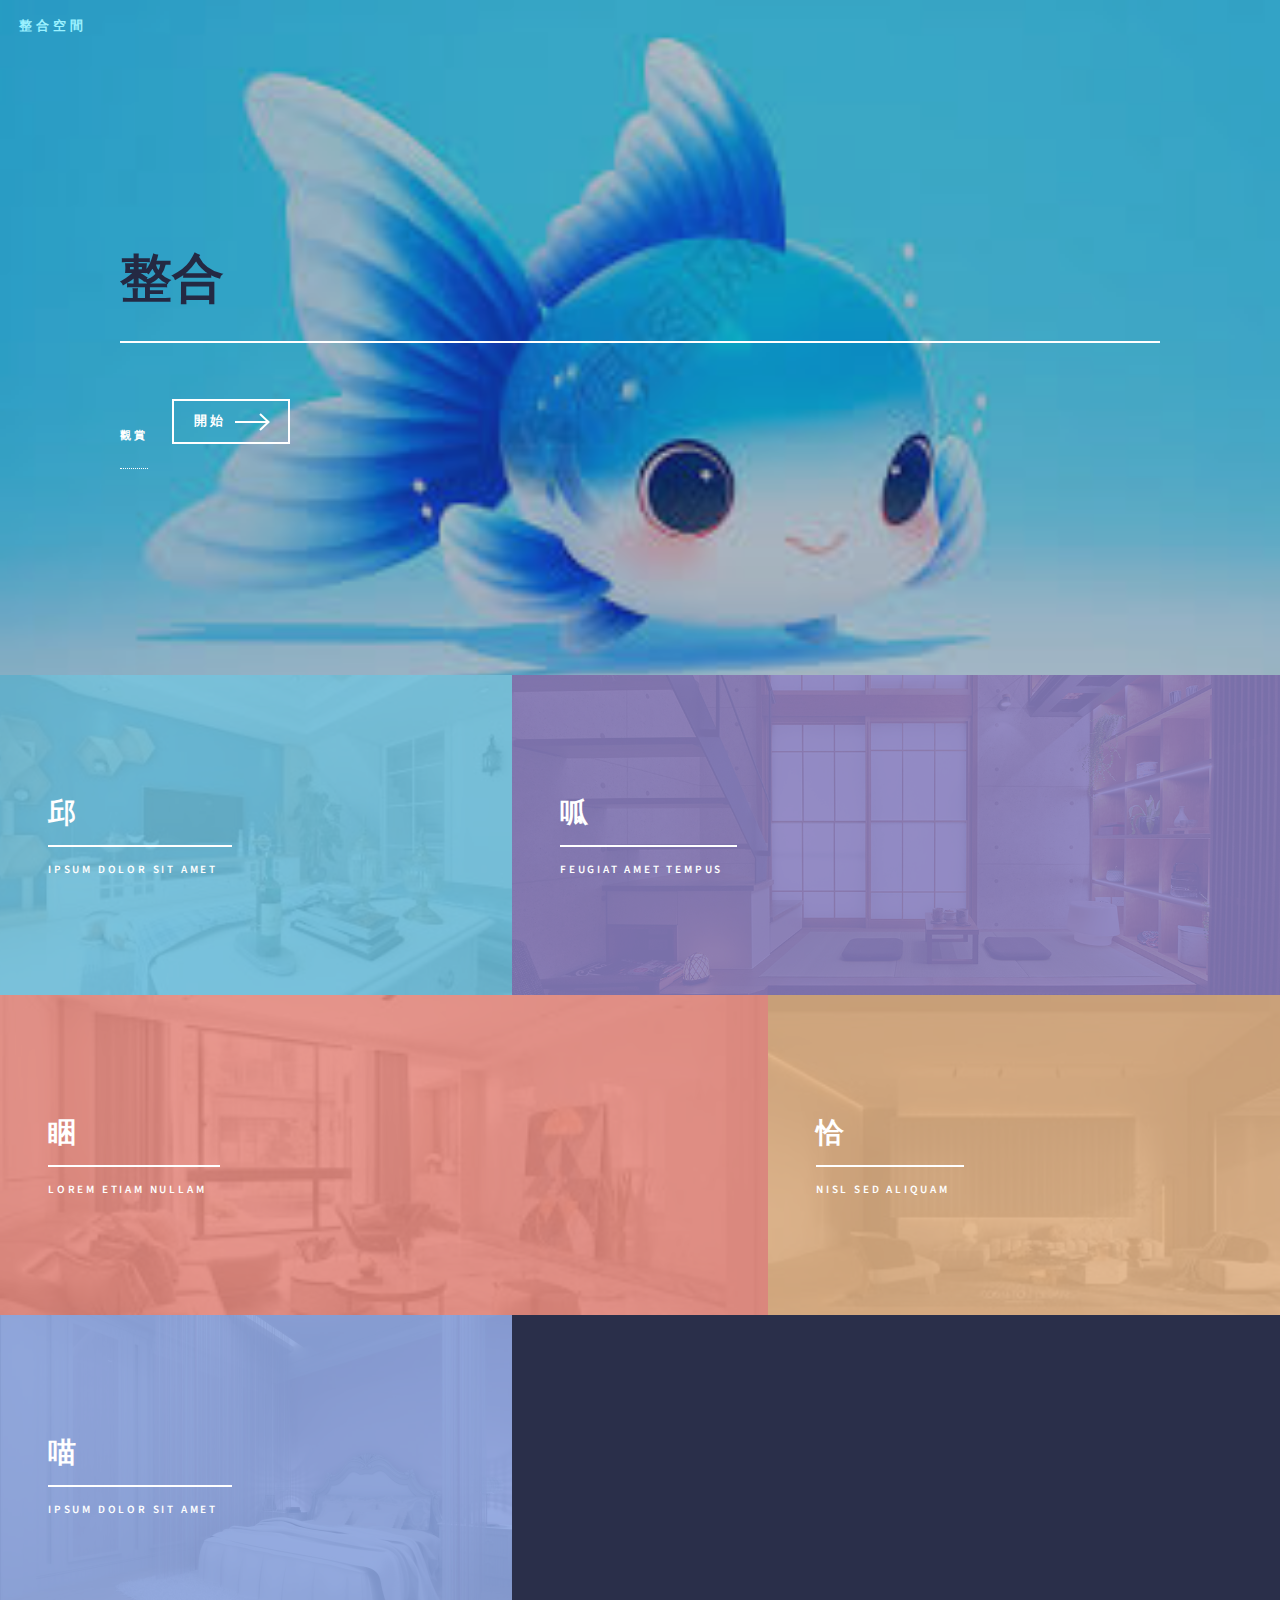
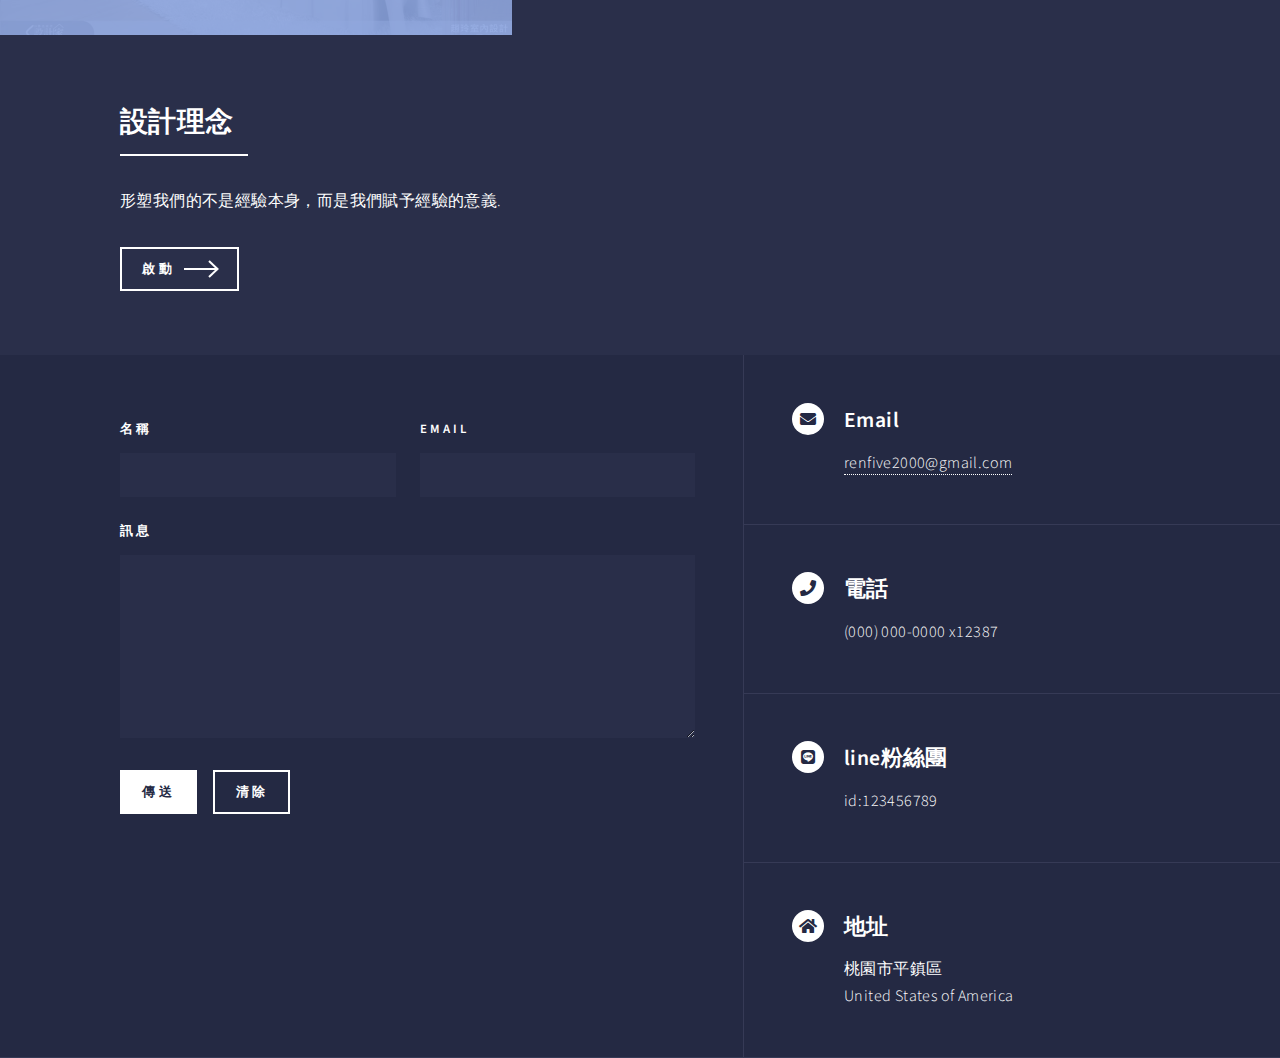
<file: index.html>
<!DOCTYPE HTML>
<!--
	Forty by HTML5 UP
	html5up.net | @ajlkn
	Free for personal and commercial use under the CCA 3.0 license (html5up.net/license)
-->
<html>
	<head>
		<title>整合網站</title>
		<meta charset="utf-8" />
		<meta name="viewport" content="width=device-width, initial-scale=1, user-scalable=no" />
		<link rel="stylesheet" href="assets/css/main.css" />
		<noscript><link rel="stylesheet" href="assets/css/noscript.css" /></noscript>
	</head>
	<body class="is-preload">

		<!-- Wrapper -->
			<div id="wrapper">

				<!-- Header -->
					 <header id="header" class="alt">
						<a href="index.html" class="logo">整合空間
						<nav>
							<!-- <a href="#menu">Menu</a> -->
						</nav>
					</header>

				<!-- Menu -->
					<!-- <nav id="menu">
						<ul class="links">
							<li><a href="index.html">Home</a></li>
							<li><a href="landing.html">Landing</a></li>
							<li><a href="generic.html">Generic</a></li>
							<li><a href="elements.html">Elements</a></li>
						</ul>
						<ul class="actions stacked">
							<li><a href="#" class="button primary fit">Get Started</a></li>
							<li><a href="#" class="button fit">Log In</a></li>
						</ul>
					</nav> -->

				<!-- Banner -->
					<section id="banner" class="major">
						<div class="inner">
							<header class="major">
								<h1>整合</h1>
							</header>
							<div class="content">
								<br></br>
								<p>觀賞</p>
								<ul class="actions">
									<li><a href="#one" class="button next scrolly">開始</a></li>
								</ul>
							</div>
						</div>
					</section>

				<!-- Main -->
					<div id="main">

						<!-- One -->
							<section id="one" class="tiles">
								<article>
									<span class="image">
										<img src="images/地中海.jpg" alt="" />
									</span>
									<header class="major">
										<h3><a href="landing.html" class="link">邱</a></h3>
										<p>Ipsum dolor sit amet</p>
									</header>
								</article>
								<article>
									<span class="image">
										<img src="images/大正風.jpg" alt="" />
									</span>
									<header class="major">
										<h3><a href="landing 第二頁.html" class="link">呱</a></h3>
										<p>feugiat amet tempus</p>
									</header>
								</article>
								<article>
									<span class="image">
										<img src="images/歐美.jpg" alt="" />
									</span>
									<header class="major">
										<h3><a href="landing 第三頁.html" class="link">睏</a></h3>
										<p>Lorem etiam nullam</p>
									</header>
								</article>
								<article>
									<span class="image">
										<img src="images/日式.jpg" alt="" />
									</span>
									<header class="major">
										<h3><a href="landing 第四頁.html" class="link">恰</a></h3>
										<p>Nisl sed aliquam</p>
									</header>
								</article>
								<article>
									<span class="image">
										<img src="images/浪漫風.jpg" alt="" />
									</span>
									<header class="major">
										<h3><a href="landing 第五頁.html" class="link">喵</a></h3>
										<p>Ipsum dolor sit amet</p>
									</header>
								</article>
								<!-- <article>
									<span class="image">
										<img src="images/pic06.jpg" alt="" />
									</span>
									<header class="major">
										<h3><a href="landing.html" class="link">Etiam</a></h3>
										<p>Feugiat amet tempus</p>
									</header>
								</article> -->
							</section>

						<!-- Two -->
							<section id="two">
								<div class="inner">
									<header class="major">
										<h2>設計理念</h2>
									</header>
									<p>形塑我們的不是經驗本身，而是我們賦予經驗的意義.</p>
									<ul class="actions">
										<li><a href="landing.html" class="button next">啟動</a></li>
									</ul>
								</div>
							</section>

					</div>

				<!-- Contact -->
					<section id="contact">
						<div class="inner">
							<section>
								<form method="post" action="#" onsubmit="return mailto()">
									<div class="fields">
										<div class="field half">
											<label for="name">名稱</label>
											<input type="text" name="name" id="name" />
										</div>
										<div class="field half">
											<label for="email">Email</label>
											<input type="text" name="email" id="email" />
										</div>
										<div class="field">
											<label for="message">訊息</label>
											<textarea name="message" id="message" rows="6"></textarea>
										</div>
									</div>
							
									<ul class="actions">
										<li><input type="submit" value="傳送" class="primary" /></li></a>
										<li><input type="reset" value="清除" /></li>
									</ul>
							
									
								</form>
							</section>
							<section class="split">
								<section>
									<div class="contact-method">
										<span class="icon solid alt fa-envelope"></span>
										<h3>Email</h3>
										<a href="#">renfive2000@gmail.com</a>
									</div>
								</section>
								<section>
									<div class="contact-method">
										<span class="icon solid alt fa-phone"></span>
										<h3>電話</h3>
										<span>(000) 000-0000 x12387</span>
									</div>
								</section>
								<section>
								<div class="contact-method">
									<span><a class="icon brands alt fa-line"></a></span>
									<h3>line粉絲團</h3>
									<span>id:123456789</span>
								</div>
								<script>
									function mailto() {
										name = document.getElementsByName('name')[0].value; // 把使用者輸入的名稱拿出來用
										email = document.getElementsByName('email')[0].value; // 把使用者輸入的email拿出來用
										message = document.getElementsByName('message')[0].value.replaceAll('\n', '%0D%0A'); // 把使用者輸入的內容拿出來用
										window.location.href = "mailto:xxxxxxxxxx@gmail.com?subject=我沒有問題&body=您好, 我是" + name + ":%0D%0A" + message;
										return false;
									}
								</script>
							</section>
								<section>
									<div class="contact-method">
										<span class="icon solid alt fa-home"></span>
										<h3>地址</h3>
										<span>桃園市平鎮區<br />
										United States of America</span>
									</div>
								</section>
							</section>
						</div>
					</section>

				<!-- Footer -->
					<!-- <footer id="footer">
						<div class="inner">
							<ul class="icons">
								<li><a href="#" class="icon brands alt fa-twitter"><span class="label">Twitter</span></a></li>
								<li><a href="#" class="icon brands alt fa-facebook-f"><span class="label">Facebook</span></a></li>
								<li><a href="#" class="icon brands alt fa-instagram"><span class="label">Instagram</span></a></li>
								<li><a href="#" class="icon brands alt fa-github"><span class="label">GitHub</span></a></li>
								<li><a href="#" class="icon brands alt fa-linkedin-in"><span class="label">LinkedIn</span></a></li>
							</ul>
							<ul class="copyright">
								<li>&copy; Untitled</li><li>Design: <a href="https://html5up.net">HTML5 UP</a></li>
							</ul>
						</div>
					</footer> -->

			</div>

		<!-- Scripts -->
			<script src="assets/js/jquery.min.js"></script>
			<script src="assets/js/jquery.scrolly.min.js"></script>
			<script src="assets/js/jquery.scrollex.min.js"></script>
			<script src="assets/js/browser.min.js"></script>
			<script src="assets/js/breakpoints.min.js"></script>
			<script src="assets/js/util.js"></script>
			<script src="assets/js/main.js"></script>

	</body>
</html>
</file>
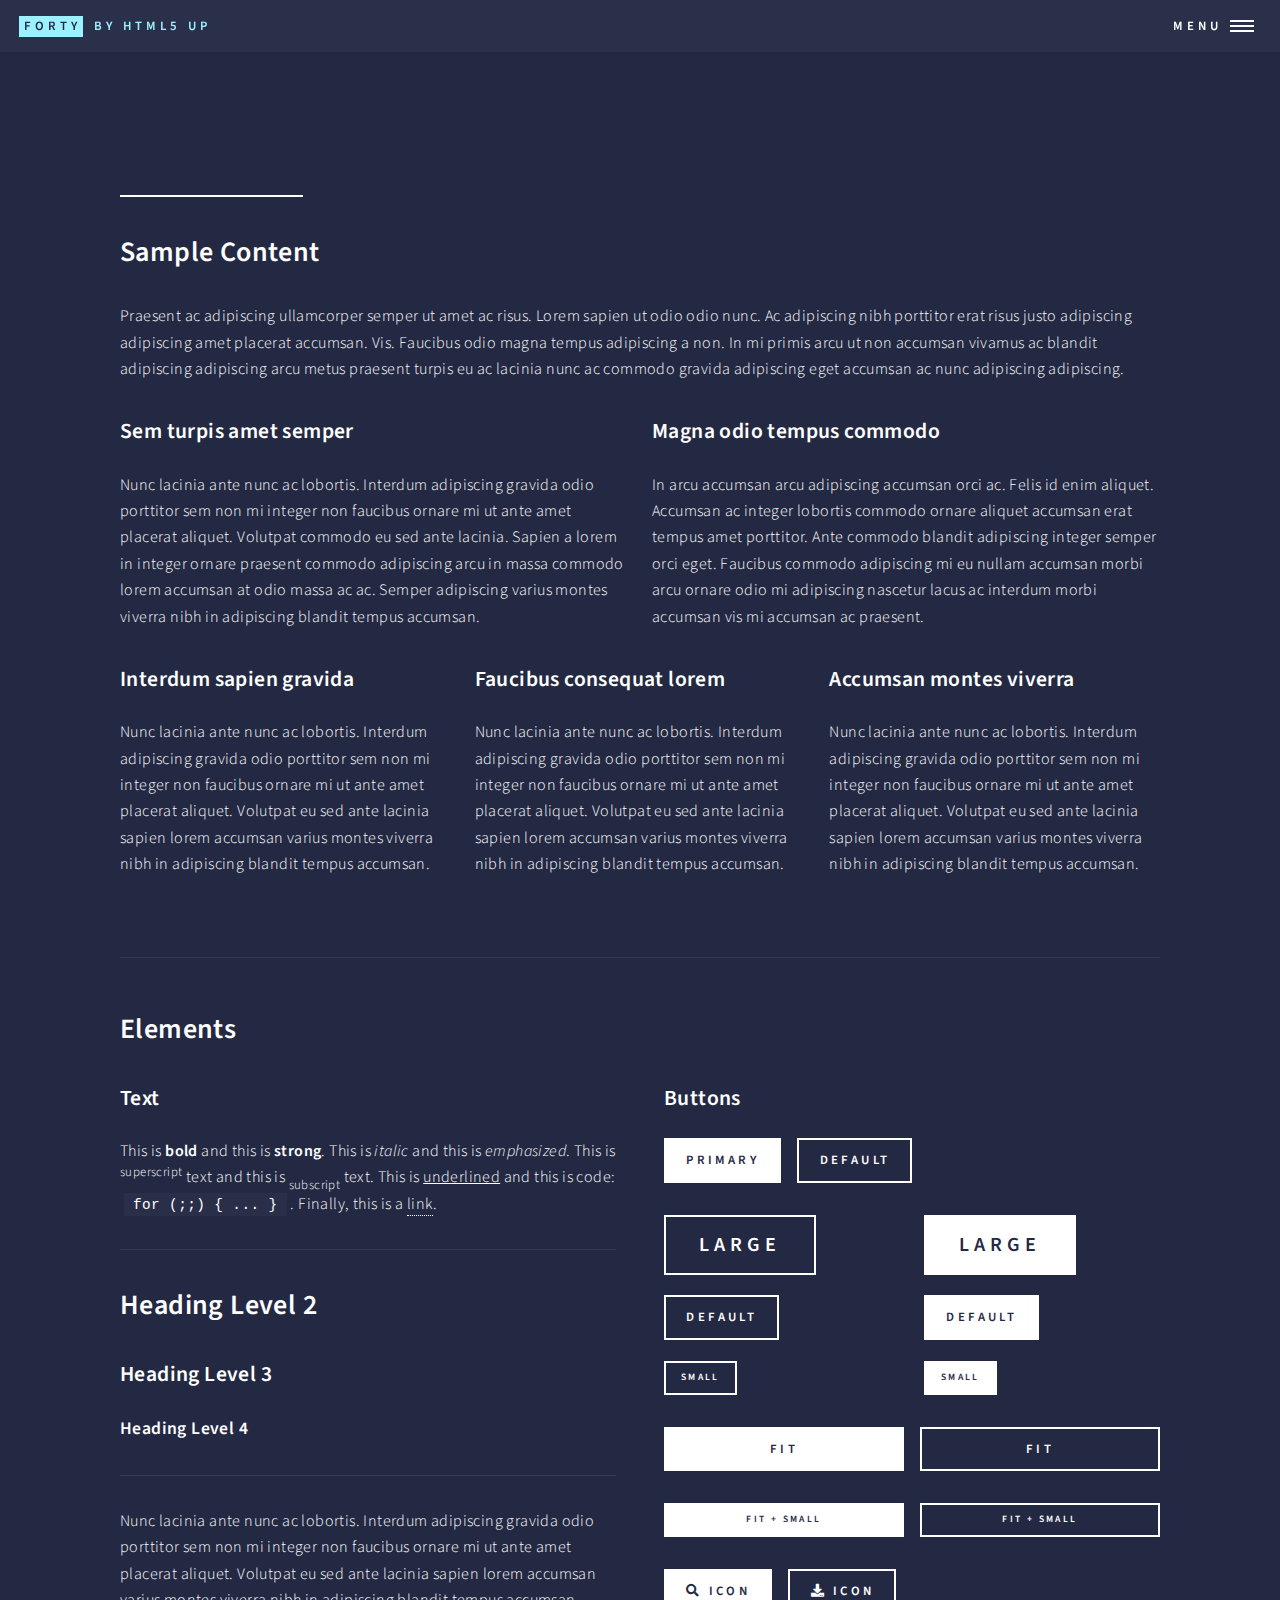
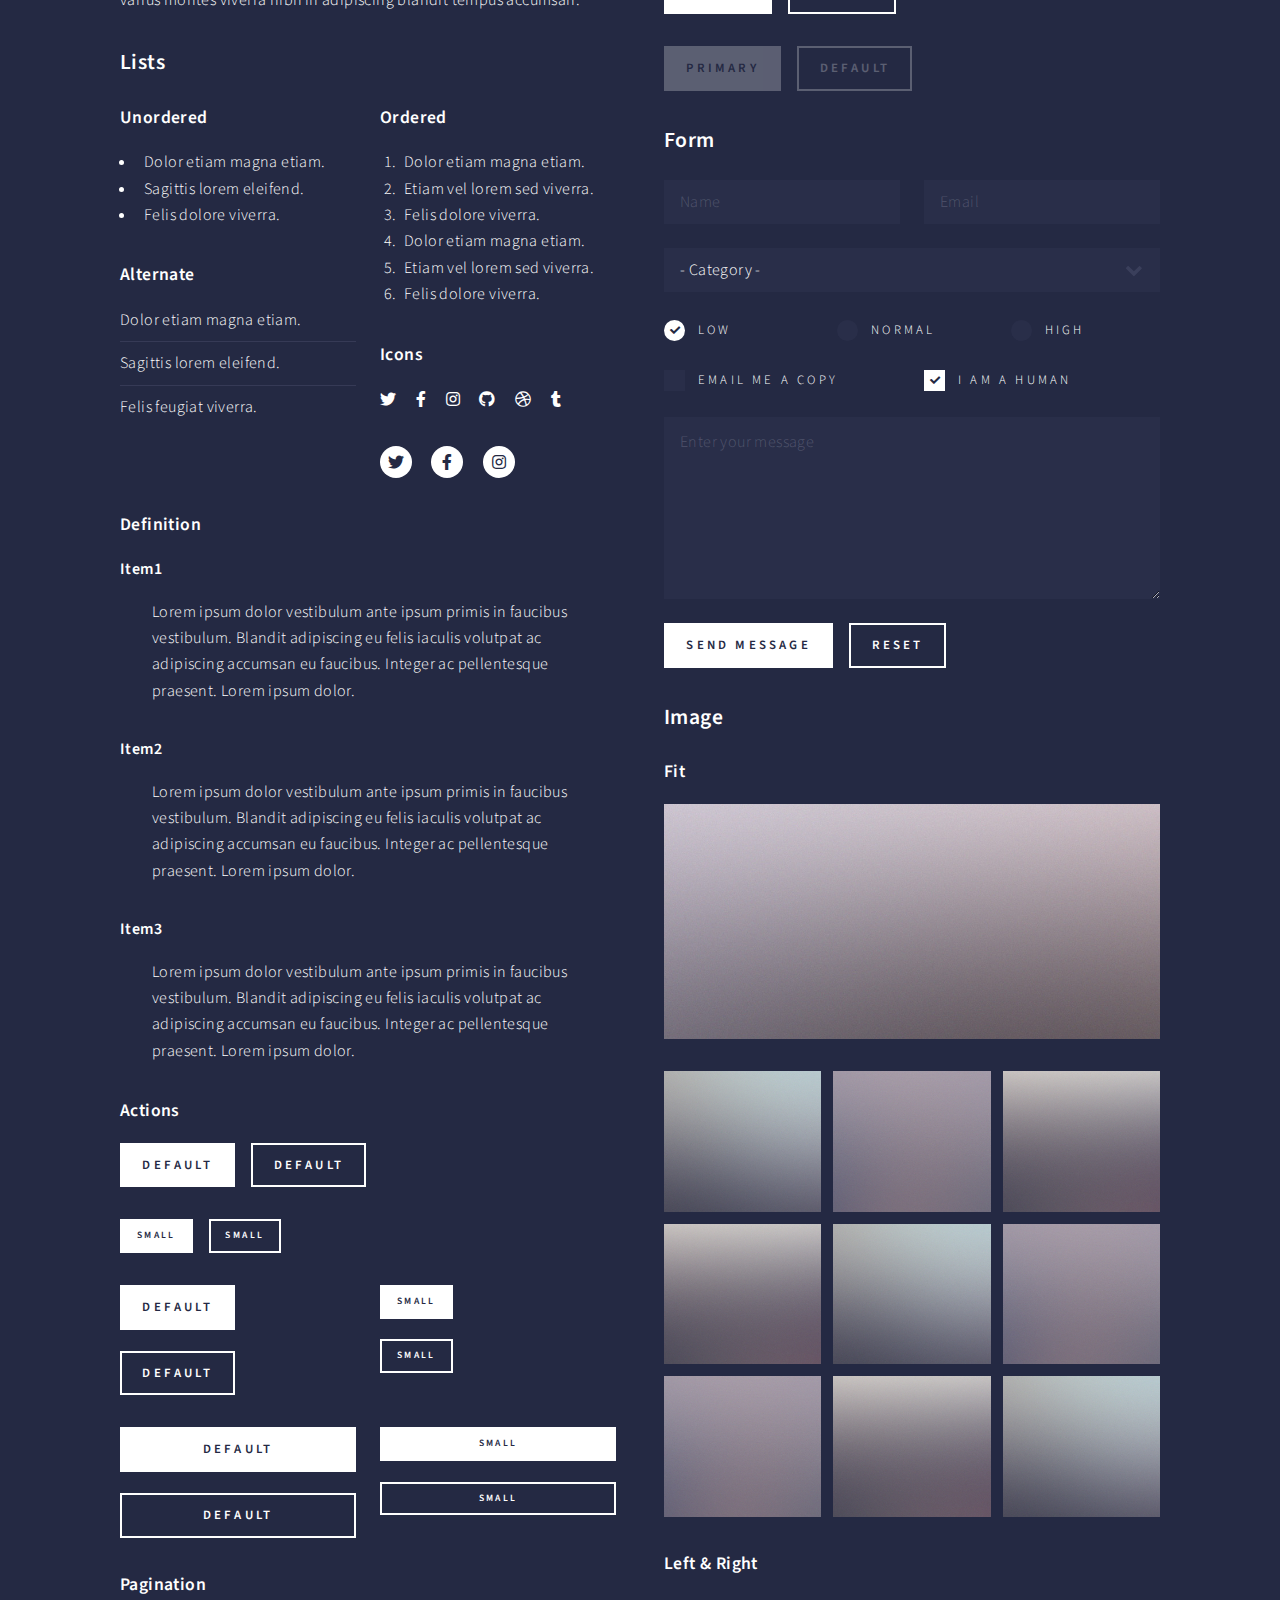
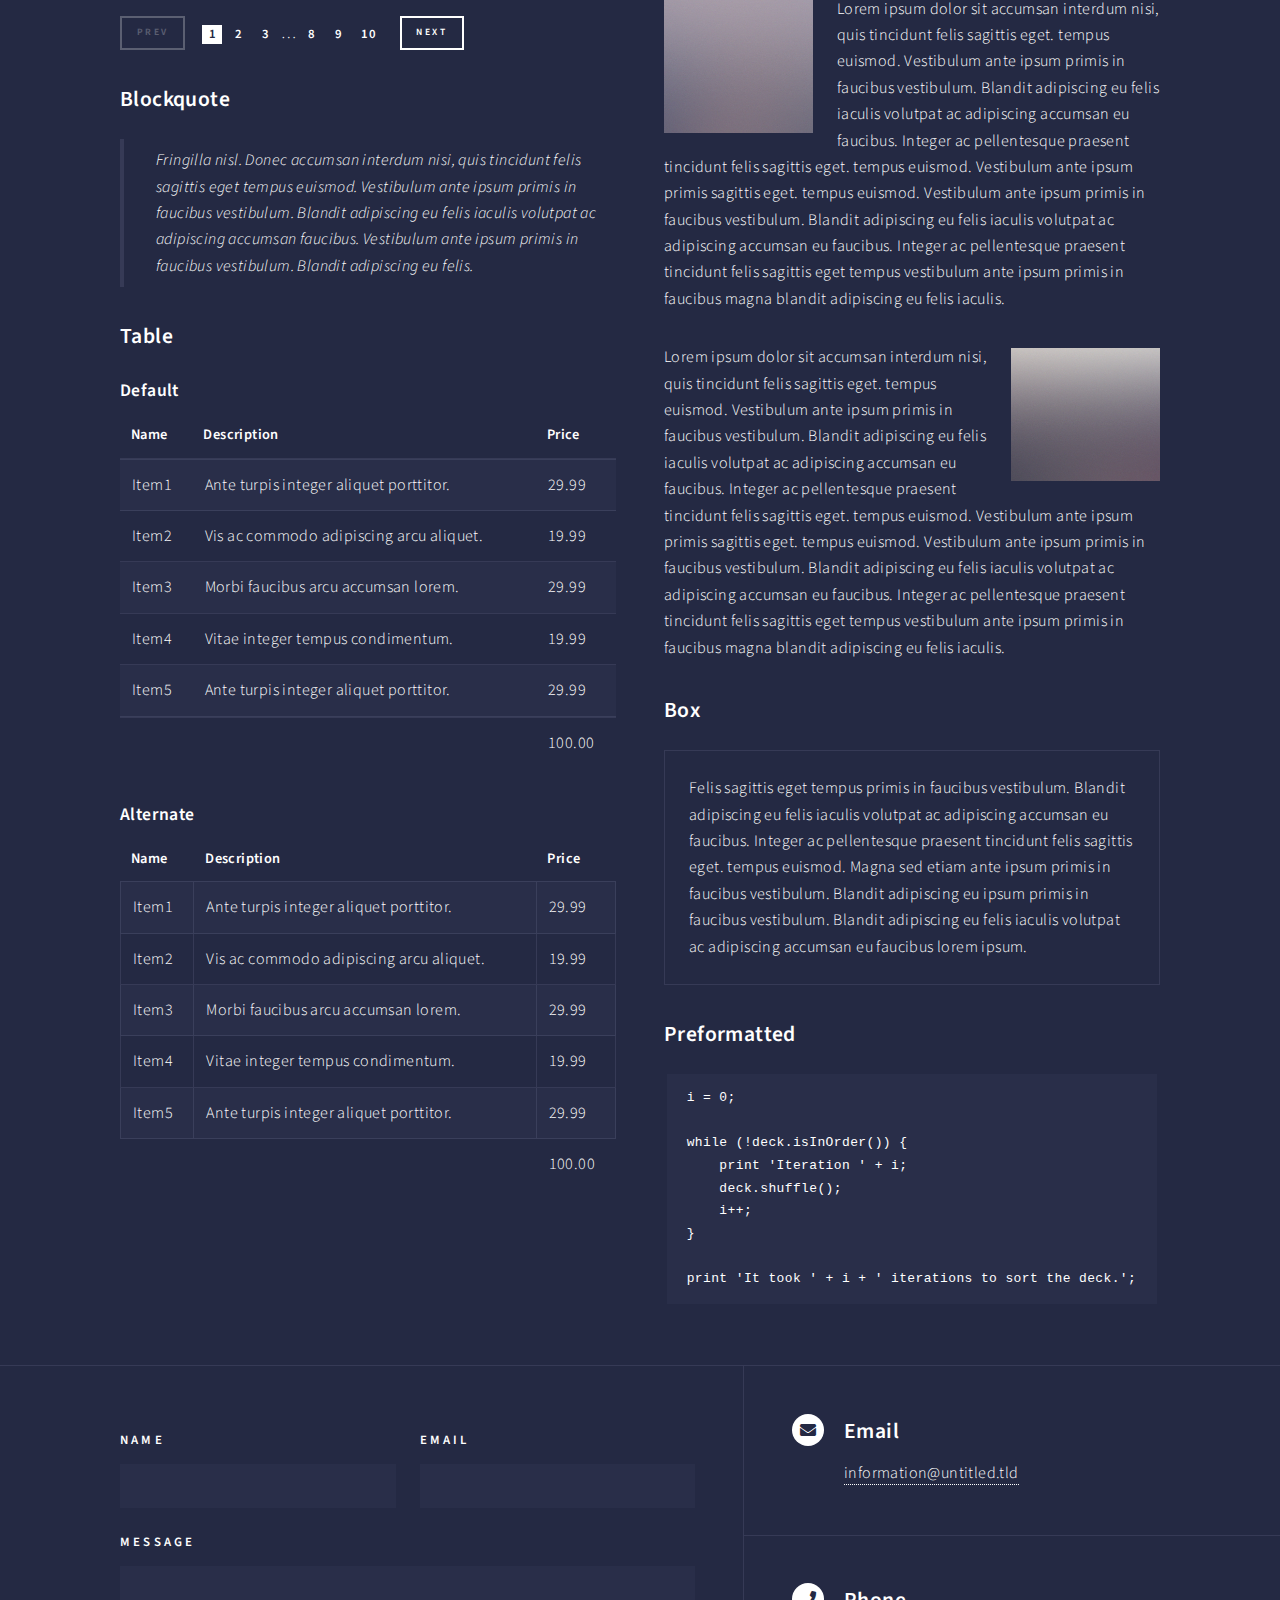
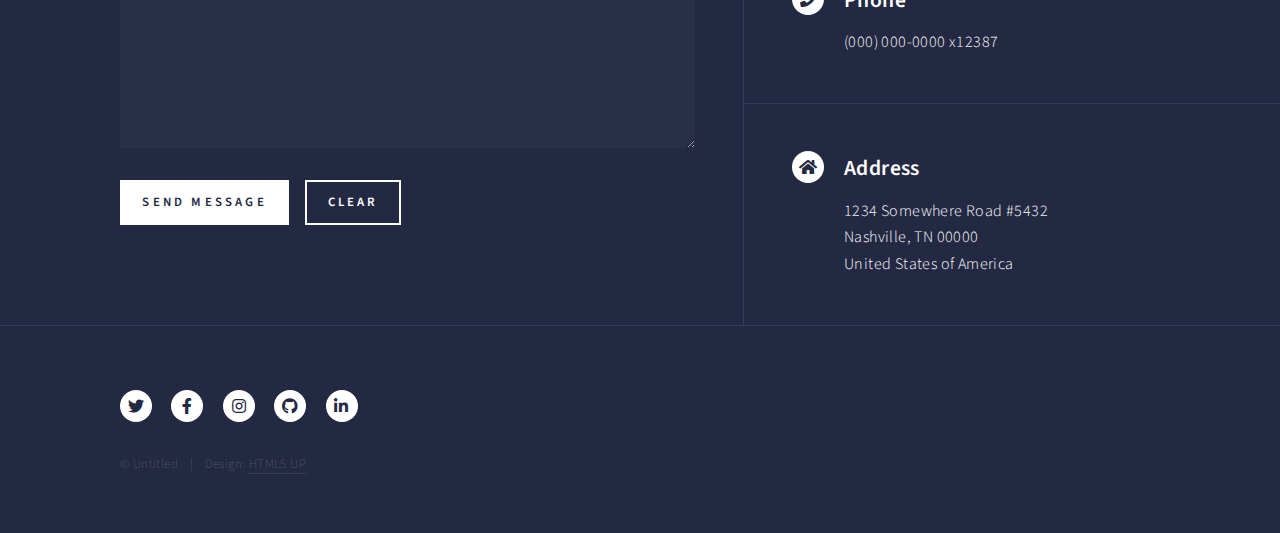
<file: elements.html>
<!DOCTYPE HTML>
<!--
	Forty by HTML5 UP
	html5up.net | @ajlkn
	Free for personal and commercial use under the CCA 3.0 license (html5up.net/license)
-->
<html>
	<head>
		<title>Elements - Forty by HTML5 UP</title>
		<meta charset="utf-8" />
		<meta name="viewport" content="width=device-width, initial-scale=1, user-scalable=no" />
		<link rel="stylesheet" href="assets/css/main.css" />
		<noscript><link rel="stylesheet" href="assets/css/noscript.css" /></noscript>
	</head>
	<body class="is-preload">

		<!-- Wrapper -->
			<div id="wrapper">

				<!-- Header -->
					<header id="header">
						<a href="index.html" class="logo"><strong>Forty</strong> <span>by HTML5 UP</span></a>
						<nav>
							<a href="#menu">Menu</a>
						</nav>
					</header>

				<!-- Menu -->
					<nav id="menu">
						<ul class="links">
							<li><a href="index.html">Home</a></li>
							<li><a href="landing.html">Landing</a></li>
							<li><a href="generic.html">Generic</a></li>
							<li><a href="elements.html">Elements</a></li>
						</ul>
						<ul class="actions stacked">
							<li><a href="#" class="button primary fit">Get Started</a></li>
							<li><a href="#" class="button fit">Log In</a></li>
						</ul>
					</nav>

				<!-- Main -->
					<div id="main" class="alt">

						<!-- One -->
							<section id="one">
								<div class="inner">
									<header class="major">
										<h1>Elements</h1>
									</header>

									<!-- Content -->
										<h2 id="content">Sample Content</h2>
										<p>Praesent ac adipiscing ullamcorper semper ut amet ac risus. Lorem sapien ut odio odio nunc. Ac adipiscing nibh porttitor erat risus justo adipiscing adipiscing amet placerat accumsan. Vis. Faucibus odio magna tempus adipiscing a non. In mi primis arcu ut non accumsan vivamus ac blandit adipiscing adipiscing arcu metus praesent turpis eu ac lacinia nunc ac commodo gravida adipiscing eget accumsan ac nunc adipiscing adipiscing.</p>
										<div class="row">
											<div class="col-6 col-12-small">
												<h3>Sem turpis amet semper</h3>
												<p>Nunc lacinia ante nunc ac lobortis. Interdum adipiscing gravida odio porttitor sem non mi integer non faucibus ornare mi ut ante amet placerat aliquet. Volutpat commodo eu sed ante lacinia. Sapien a lorem in integer ornare praesent commodo adipiscing arcu in massa commodo lorem accumsan at odio massa ac ac. Semper adipiscing varius montes viverra nibh in adipiscing blandit tempus accumsan.</p>
											</div>
											<div class="col-6 col-12-small">
												<h3>Magna odio tempus commodo</h3>
												<p>In arcu accumsan arcu adipiscing accumsan orci ac. Felis id enim aliquet. Accumsan ac integer lobortis commodo ornare aliquet accumsan erat tempus amet porttitor. Ante commodo blandit adipiscing integer semper orci eget. Faucibus commodo adipiscing mi eu nullam accumsan morbi arcu ornare odio mi adipiscing nascetur lacus ac interdum morbi accumsan vis mi accumsan ac praesent.</p>
											</div>
											<!-- Break -->
											<div class="col-4 col-12-medium">
												<h3>Interdum sapien gravida</h3>
												<p>Nunc lacinia ante nunc ac lobortis. Interdum adipiscing gravida odio porttitor sem non mi integer non faucibus ornare mi ut ante amet placerat aliquet. Volutpat eu sed ante lacinia sapien lorem accumsan varius montes viverra nibh in adipiscing blandit tempus accumsan.</p>
											</div>
											<div class="col-4 col-12-medium">
												<h3>Faucibus consequat lorem</h3>
												<p>Nunc lacinia ante nunc ac lobortis. Interdum adipiscing gravida odio porttitor sem non mi integer non faucibus ornare mi ut ante amet placerat aliquet. Volutpat eu sed ante lacinia sapien lorem accumsan varius montes viverra nibh in adipiscing blandit tempus accumsan.</p>
											</div>
											<div class="col-4 col-12-medium">
												<h3>Accumsan montes viverra</h3>
												<p>Nunc lacinia ante nunc ac lobortis. Interdum adipiscing gravida odio porttitor sem non mi integer non faucibus ornare mi ut ante amet placerat aliquet. Volutpat eu sed ante lacinia sapien lorem accumsan varius montes viverra nibh in adipiscing blandit tempus accumsan.</p>
											</div>
										</div>

									<hr class="major" />

									<!-- Elements -->
										<h2 id="elements">Elements</h2>
										<div class="row gtr-200">
											<div class="col-6 col-12-medium">

												<!-- Text stuff -->
													<h3>Text</h3>
													<p>This is <b>bold</b> and this is <strong>strong</strong>. This is <i>italic</i> and this is <em>emphasized</em>.
													This is <sup>superscript</sup> text and this is <sub>subscript</sub> text.
													This is <u>underlined</u> and this is code: <code>for (;;) { ... }</code>.
													Finally, this is a <a href="#">link</a>.</p>
													<hr />
													<h2>Heading Level 2</h2>
													<h3>Heading Level 3</h3>
													<h4>Heading Level 4</h4>
													<hr />
													<p>Nunc lacinia ante nunc ac lobortis. Interdum adipiscing gravida odio porttitor sem non mi integer non faucibus ornare mi ut ante amet placerat aliquet. Volutpat eu sed ante lacinia sapien lorem accumsan varius montes viverra nibh in adipiscing blandit tempus accumsan.</p>

												<!-- Lists -->
													<h3>Lists</h3>
													<div class="row">
														<div class="col-6 col-12-small">

															<h4>Unordered</h4>
															<ul>
																<li>Dolor etiam magna etiam.</li>
																<li>Sagittis lorem eleifend.</li>
																<li>Felis dolore viverra.</li>
															</ul>

															<h4>Alternate</h4>
															<ul class="alt">
																<li>Dolor etiam magna etiam.</li>
																<li>Sagittis lorem eleifend.</li>
																<li>Felis feugiat viverra.</li>
															</ul>

														</div>
														<div class="col-6 col-12-small">

															<h4>Ordered</h4>
															<ol>
																<li>Dolor etiam magna etiam.</li>
																<li>Etiam vel lorem sed viverra.</li>
																<li>Felis dolore viverra.</li>
																<li>Dolor etiam magna etiam.</li>
																<li>Etiam vel lorem sed viverra.</li>
																<li>Felis dolore viverra.</li>
															</ol>

															<h4>Icons</h4>
															<ul class="icons">
																<li><a href="#" class="icon brands fa-twitter"><span class="label">Twitter</span></a></li>
																<li><a href="#" class="icon brands fa-facebook-f"><span class="label">Facebook</span></a></li>
																<li><a href="#" class="icon brands fa-instagram"><span class="label">Instagram</span></a></li>
																<li><a href="#" class="icon brands fa-github"><span class="label">Github</span></a></li>
																<li><a href="#" class="icon brands fa-dribbble"><span class="label">Dribbble</span></a></li>
																<li><a href="#" class="icon brands fa-tumblr"><span class="label">Tumblr</span></a></li>
															</ul>
															<ul class="icons">
																<li><a href="#" class="icon brands alt fa-twitter"><span class="label">Twitter</span></a></li>
																<li><a href="#" class="icon brands alt fa-facebook-f"><span class="label">Facebook</span></a></li>
																<li><a href="#" class="icon brands alt fa-instagram"><span class="label">Instagram</span></a></li>
															</ul>

														</div>
													</div>
													<h4>Definition</h4>
													<dl>
														<dt>Item1</dt>
														<dd>
															<p>Lorem ipsum dolor vestibulum ante ipsum primis in faucibus vestibulum. Blandit adipiscing eu felis iaculis volutpat ac adipiscing accumsan eu faucibus. Integer ac pellentesque praesent. Lorem ipsum dolor.</p>
														</dd>
														<dt>Item2</dt>
														<dd>
															<p>Lorem ipsum dolor vestibulum ante ipsum primis in faucibus vestibulum. Blandit adipiscing eu felis iaculis volutpat ac adipiscing accumsan eu faucibus. Integer ac pellentesque praesent. Lorem ipsum dolor.</p>
														</dd>
														<dt>Item3</dt>
														<dd>
															<p>Lorem ipsum dolor vestibulum ante ipsum primis in faucibus vestibulum. Blandit adipiscing eu felis iaculis volutpat ac adipiscing accumsan eu faucibus. Integer ac pellentesque praesent. Lorem ipsum dolor.</p>
														</dd>
													</dl>

													<h4>Actions</h4>
													<ul class="actions">
														<li><a href="#" class="button primary">Default</a></li>
														<li><a href="#" class="button">Default</a></li>
													</ul>
													<ul class="actions small">
														<li><a href="#" class="button primary small">Small</a></li>
														<li><a href="#" class="button small">Small</a></li>
													</ul>
													<div class="row">
														<div class="col-6 col-12-small">
															<ul class="actions stacked">
																<li><a href="#" class="button primary">Default</a></li>
																<li><a href="#" class="button">Default</a></li>
															</ul>
														</div>
														<div class="col-6 col-12-small">
															<ul class="actions stacked">
																<li><a href="#" class="button primary small">Small</a></li>
																<li><a href="#" class="button small">Small</a></li>
															</ul>
														</div>
														<div class="col-6 col-12-small">
															<ul class="actions stacked">
																<li><a href="#" class="button primary fit">Default</a></li>
																<li><a href="#" class="button fit">Default</a></li>
															</ul>
														</div>
														<div class="col-6 col-12-small">
															<ul class="actions stacked">
																<li><a href="#" class="button primary small fit">Small</a></li>
																<li><a href="#" class="button small fit">Small</a></li>
															</ul>
														</div>
													</div>

													<h4>Pagination</h4>
													<ul class="pagination">
														<li><span class="button small disabled">Prev</span></li>
														<li><a href="#" class="page active">1</a></li>
														<li><a href="#" class="page">2</a></li>
														<li><a href="#" class="page">3</a></li>
														<li><span>&hellip;</span></li>
														<li><a href="#" class="page">8</a></li>
														<li><a href="#" class="page">9</a></li>
														<li><a href="#" class="page">10</a></li>
														<li><a href="#" class="button small">Next</a></li>
													</ul>

												<!-- Blockquote -->
													<h3>Blockquote</h3>
													<blockquote>Fringilla nisl. Donec accumsan interdum nisi, quis tincidunt felis sagittis eget tempus euismod. Vestibulum ante ipsum primis in faucibus vestibulum. Blandit adipiscing eu felis iaculis volutpat ac adipiscing accumsan faucibus. Vestibulum ante ipsum primis in faucibus vestibulum. Blandit adipiscing eu felis.</blockquote>

												<!-- Table -->
													<h3>Table</h3>

													<h4>Default</h4>
													<div class="table-wrapper">
														<table>
															<thead>
																<tr>
																	<th>Name</th>
																	<th>Description</th>
																	<th>Price</th>
																</tr>
															</thead>
															<tbody>
																<tr>
																	<td>Item1</td>
																	<td>Ante turpis integer aliquet porttitor.</td>
																	<td>29.99</td>
																</tr>
																<tr>
																	<td>Item2</td>
																	<td>Vis ac commodo adipiscing arcu aliquet.</td>
																	<td>19.99</td>
																</tr>
																<tr>
																	<td>Item3</td>
																	<td> Morbi faucibus arcu accumsan lorem.</td>
																	<td>29.99</td>
																</tr>
																<tr>
																	<td>Item4</td>
																	<td>Vitae integer tempus condimentum.</td>
																	<td>19.99</td>
																</tr>
																<tr>
																	<td>Item5</td>
																	<td>Ante turpis integer aliquet porttitor.</td>
																	<td>29.99</td>
																</tr>
															</tbody>
															<tfoot>
																<tr>
																	<td colspan="2"></td>
																	<td>100.00</td>
																</tr>
															</tfoot>
														</table>
													</div>

													<h4>Alternate</h4>
													<div class="table-wrapper">
														<table class="alt">
															<thead>
																<tr>
																	<th>Name</th>
																	<th>Description</th>
																	<th>Price</th>
																</tr>
															</thead>
															<tbody>
																<tr>
																	<td>Item1</td>
																	<td>Ante turpis integer aliquet porttitor.</td>
																	<td>29.99</td>
																</tr>
																<tr>
																	<td>Item2</td>
																	<td>Vis ac commodo adipiscing arcu aliquet.</td>
																	<td>19.99</td>
																</tr>
																<tr>
																	<td>Item3</td>
																	<td> Morbi faucibus arcu accumsan lorem.</td>
																	<td>29.99</td>
																</tr>
																<tr>
																	<td>Item4</td>
																	<td>Vitae integer tempus condimentum.</td>
																	<td>19.99</td>
																</tr>
																<tr>
																	<td>Item5</td>
																	<td>Ante turpis integer aliquet porttitor.</td>
																	<td>29.99</td>
																</tr>
															</tbody>
															<tfoot>
																<tr>
																	<td colspan="2"></td>
																	<td>100.00</td>
																</tr>
															</tfoot>
														</table>
													</div>

											</div>
											<div class="col-6 col-12-medium">

												<!-- Buttons -->
													<h3>Buttons</h3>
													<ul class="actions">
														<li><a href="#" class="button primary">Primary</a></li>
														<li><a href="#" class="button">Default</a></li>
													</ul>
													<div class="row">
														<div class="col-6 col-12-xsmall">
															<ul class="actions stacked">
																<li><a href="#" class="button large">Large</a></li>
																<li><a href="#" class="button">Default</a></li>
																<li><a href="#" class="button small">Small</a></li>
															</ul>
														</div>
														<div class="col-6 col-12-xsmall">
															<ul class="actions stacked">
																<li><a href="#" class="button primary large">Large</a></li>
																<li><a href="#" class="button primary">Default</a></li>
																<li><a href="#" class="button primary small">Small</a></li>
															</ul>
														</div>
													</div>
													<ul class="actions fit">
														<li><a href="#" class="button primary fit">Fit</a></li>
														<li><a href="#" class="button fit">Fit</a></li>
													</ul>
													<ul class="actions fit small">
														<li><a href="#" class="button primary fit small">Fit + Small</a></li>
														<li><a href="#" class="button fit small">Fit + Small</a></li>
													</ul>
													<ul class="actions">
														<li><a href="#" class="button primary icon solid fa-search">Icon</a></li>
														<li><a href="#" class="button icon solid fa-download">Icon</a></li>
													</ul>
													<ul class="actions">
														<li><span class="button primary disabled">Primary</span></li>
														<li><span class="button disabled">Default</span></li>
													</ul>

												<!-- Form -->
													<h3>Form</h3>

													<form method="post" action="#">
														<div class="row gtr-uniform">
															<div class="col-6 col-12-xsmall">
																<input type="text" name="demo-name" id="demo-name" value="" placeholder="Name" />
															</div>
															<div class="col-6 col-12-xsmall">
																<input type="email" name="demo-email" id="demo-email" value="" placeholder="Email" />
															</div>
															<!-- Break -->
															<div class="col-12">
																<select name="demo-category" id="demo-category">
																	<option value="">- Category -</option>
																	<option value="1">Manufacturing</option>
																	<option value="1">Shipping</option>
																	<option value="1">Administration</option>
																	<option value="1">Human Resources</option>
																</select>
															</div>
															<!-- Break -->
															<div class="col-4 col-12-small">
																<input type="radio" id="demo-priority-low" name="demo-priority" checked>
																<label for="demo-priority-low">Low</label>
															</div>
															<div class="col-4 col-12-small">
																<input type="radio" id="demo-priority-normal" name="demo-priority">
																<label for="demo-priority-normal">Normal</label>
															</div>
															<div class="col-4 col-12-small">
																<input type="radio" id="demo-priority-high" name="demo-priority">
																<label for="demo-priority-high">High</label>
															</div>
															<!-- Break -->
															<div class="col-6 col-12-small">
																<input type="checkbox" id="demo-copy" name="demo-copy">
																<label for="demo-copy">Email me a copy</label>
															</div>
															<div class="col-6 col-12-small">
																<input type="checkbox" id="demo-human" name="demo-human" checked>
																<label for="demo-human">I am a human</label>
															</div>
															<!-- Break -->
															<div class="col-12">
																<textarea name="demo-message" id="demo-message" placeholder="Enter your message" rows="6"></textarea>
															</div>
															<!-- Break -->
															<div class="col-12">
																<ul class="actions">
																	<li><input type="submit" value="Send Message" class="primary" /></li>
																	<li><input type="reset" value="Reset" /></li>
																</ul>
															</div>
														</div>
													</form>

												<!-- Image -->
													<h3>Image</h3>

													<h4>Fit</h4>
													<span class="image fit"><img src="images/pic03.jpg" alt="" /></span>
													<div class="box alt">
														<div class="row gtr-50 gtr-uniform">
															<div class="col-4"><span class="image fit"><img src="images/pic08.jpg" alt="" /></span></div>
															<div class="col-4"><span class="image fit"><img src="images/pic09.jpg" alt="" /></span></div>
															<div class="col-4"><span class="image fit"><img src="images/pic10.jpg" alt="" /></span></div>
															<!-- Break -->
															<div class="col-4"><span class="image fit"><img src="images/pic10.jpg" alt="" /></span></div>
															<div class="col-4"><span class="image fit"><img src="images/pic08.jpg" alt="" /></span></div>
															<div class="col-4"><span class="image fit"><img src="images/pic09.jpg" alt="" /></span></div>
															<!-- Break -->
															<div class="col-4"><span class="image fit"><img src="images/pic09.jpg" alt="" /></span></div>
															<div class="col-4"><span class="image fit"><img src="images/pic10.jpg" alt="" /></span></div>
															<div class="col-4"><span class="image fit"><img src="images/pic08.jpg" alt="" /></span></div>
														</div>
													</div>

													<h4>Left &amp; Right</h4>
													<p><span class="image left"><img src="images/pic09.jpg" alt="" /></span>Lorem ipsum dolor sit accumsan interdum nisi, quis tincidunt felis sagittis eget. tempus euismod. Vestibulum ante ipsum primis in faucibus vestibulum. Blandit adipiscing eu felis iaculis volutpat ac adipiscing accumsan eu faucibus. Integer ac pellentesque praesent tincidunt felis sagittis eget. tempus euismod. Vestibulum ante ipsum primis sagittis eget. tempus euismod. Vestibulum ante ipsum primis in faucibus vestibulum. Blandit adipiscing eu felis iaculis volutpat ac adipiscing accumsan eu faucibus. Integer ac pellentesque praesent tincidunt felis sagittis eget tempus vestibulum ante ipsum primis in faucibus magna blandit adipiscing eu felis iaculis.</p>
													<p><span class="image right"><img src="images/pic10.jpg" alt="" /></span>Lorem ipsum dolor sit accumsan interdum nisi, quis tincidunt felis sagittis eget. tempus euismod. Vestibulum ante ipsum primis in faucibus vestibulum. Blandit adipiscing eu felis iaculis volutpat ac adipiscing accumsan eu faucibus. Integer ac pellentesque praesent tincidunt felis sagittis eget. tempus euismod. Vestibulum ante ipsum primis sagittis eget. tempus euismod. Vestibulum ante ipsum primis in faucibus vestibulum. Blandit adipiscing eu felis iaculis volutpat ac adipiscing accumsan eu faucibus. Integer ac pellentesque praesent tincidunt felis sagittis eget tempus vestibulum ante ipsum primis in faucibus magna blandit adipiscing eu felis iaculis.</p>

												<!-- Box -->
													<h3>Box</h3>
													<div class="box">
														<p>Felis sagittis eget tempus primis in faucibus vestibulum. Blandit adipiscing eu felis iaculis volutpat ac adipiscing accumsan eu faucibus. Integer ac pellentesque praesent tincidunt felis sagittis eget. tempus euismod. Magna sed etiam ante ipsum primis in faucibus vestibulum. Blandit adipiscing eu ipsum primis in faucibus vestibulum. Blandit adipiscing eu felis iaculis volutpat ac adipiscing accumsan eu faucibus lorem ipsum.</p>
													</div>

												<!-- Preformatted Code -->
													<h3>Preformatted</h3>
													<pre><code>i = 0;

while (!deck.isInOrder()) {
    print 'Iteration ' + i;
    deck.shuffle();
    i++;
}

print 'It took ' + i + ' iterations to sort the deck.';
</code></pre>

											</div>
										</div>

								</div>
							</section>

					</div>

				<!-- Contact -->
					<section id="contact">
						<div class="inner">
							<section>
								<form method="post" action="#">
									<div class="fields">
										<div class="field half">
											<label for="name">Name</label>
											<input type="text" name="name" id="name" />
										</div>
										<div class="field half">
											<label for="email">Email</label>
											<input type="text" name="email" id="email" />
										</div>
										<div class="field">
											<label for="message">Message</label>
											<textarea name="message" id="message" rows="6"></textarea>
										</div>
									</div>
									<ul class="actions">
										<li><input type="submit" value="Send Message" class="primary" /></li>
										<li><input type="reset" value="Clear" /></li>
									</ul>
								</form>
							</section>
							<section class="split">
								<section>
									<div class="contact-method">
										<span class="icon solid alt fa-envelope"></span>
										<h3>Email</h3>
										<a href="#">information@untitled.tld</a>
									</div>
								</section>
								<section>
									<div class="contact-method">
										<span class="icon solid alt fa-phone"></span>
										<h3>Phone</h3>
										<span>(000) 000-0000 x12387</span>
									</div>
								</section>
								<section>
									<div class="contact-method">
										<span class="icon solid alt fa-home"></span>
										<h3>Address</h3>
										<span>1234 Somewhere Road #5432<br />
										Nashville, TN 00000<br />
										United States of America</span>
									</div>
								</section>
							</section>
						</div>
					</section>

				<!-- Footer -->
					<footer id="footer">
						<div class="inner">
							<ul class="icons">
								<li><a href="#" class="icon brands alt fa-twitter"><span class="label">Twitter</span></a></li>
								<li><a href="#" class="icon brands alt fa-facebook-f"><span class="label">Facebook</span></a></li>
								<li><a href="#" class="icon brands alt fa-instagram"><span class="label">Instagram</span></a></li>
								<li><a href="#" class="icon brands alt fa-github"><span class="label">GitHub</span></a></li>
								<li><a href="#" class="icon brands alt fa-linkedin-in"><span class="label">LinkedIn</span></a></li>
							</ul>
							<ul class="copyright">
								<li>&copy; Untitled</li><li>Design: <a href="https://html5up.net">HTML5 UP</a></li>
							</ul>
						</div>
					</footer>

			</div>

		<!-- Scripts -->
			<script src="assets/js/jquery.min.js"></script>
			<script src="assets/js/jquery.scrolly.min.js"></script>
			<script src="assets/js/jquery.scrollex.min.js"></script>
			<script src="assets/js/browser.min.js"></script>
			<script src="assets/js/breakpoints.min.js"></script>
			<script src="assets/js/util.js"></script>
			<script src="assets/js/main.js"></script>

	</body>
</html>
</file>
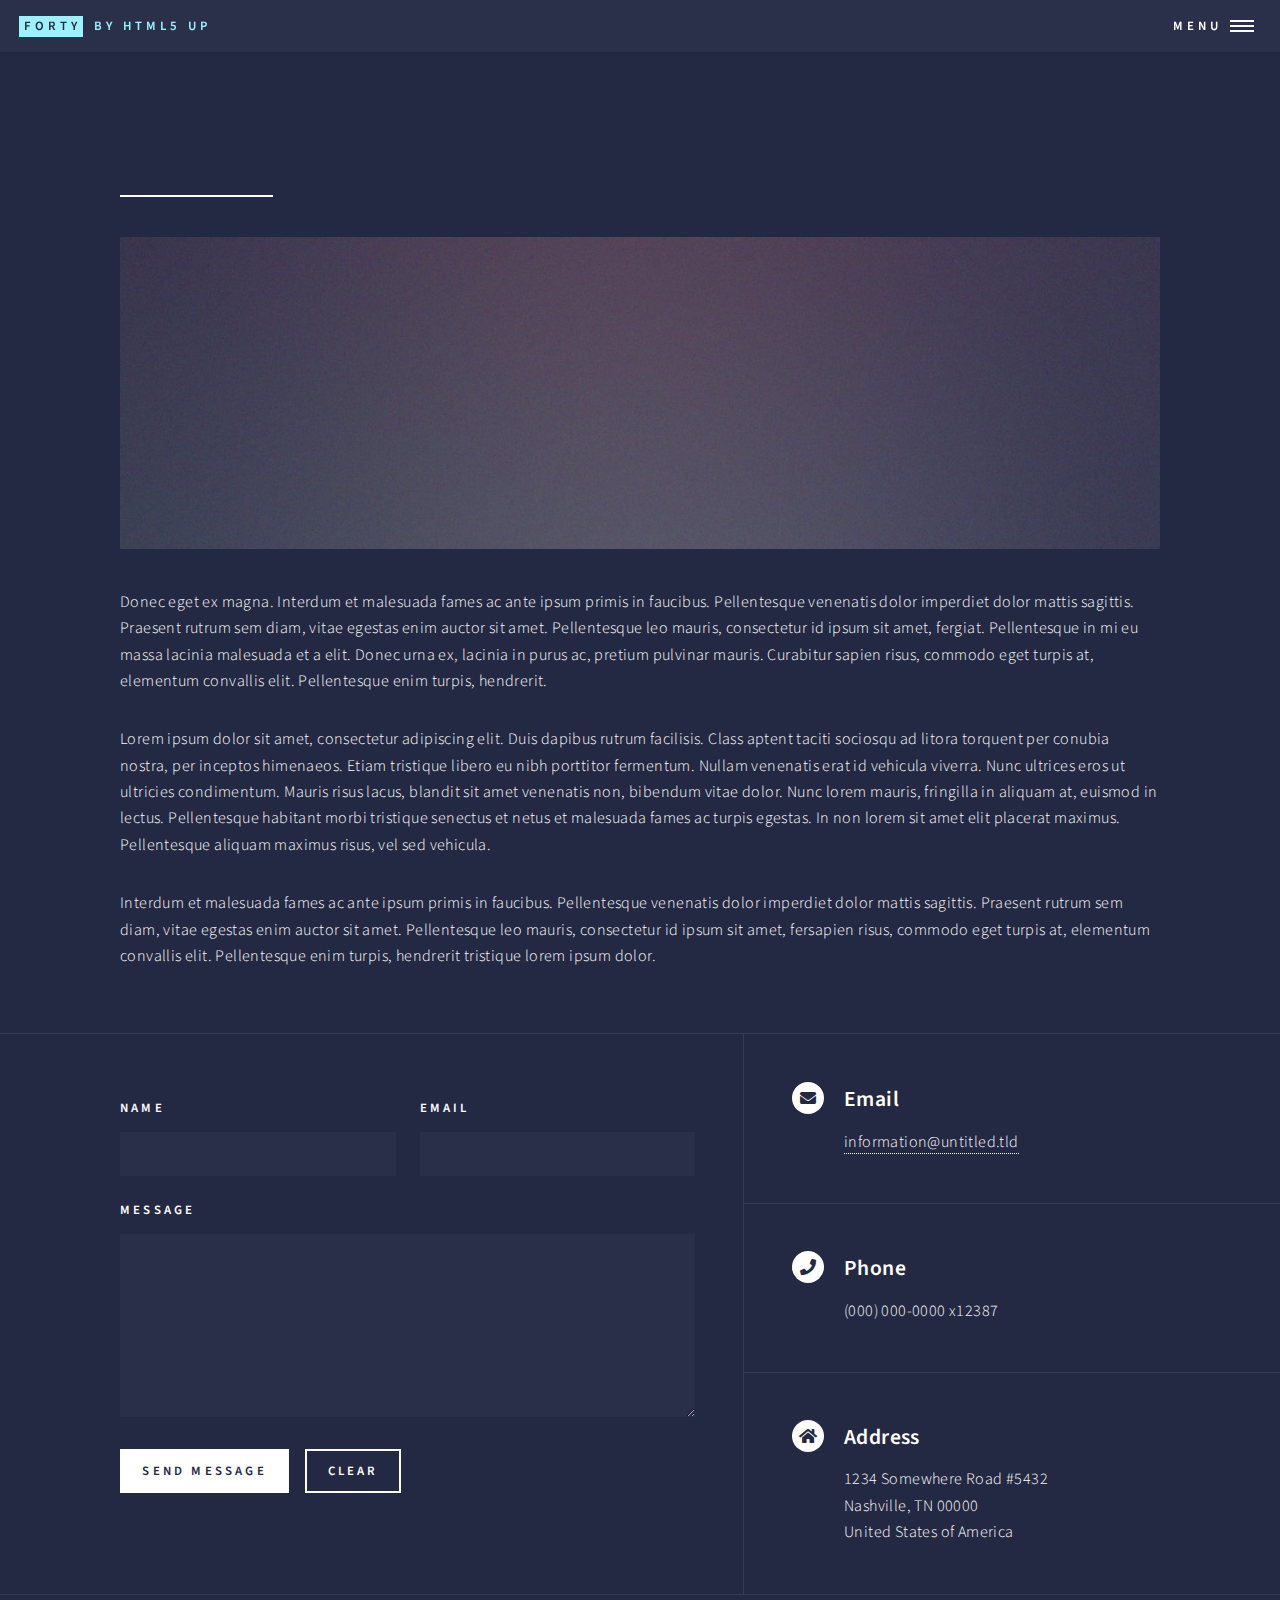
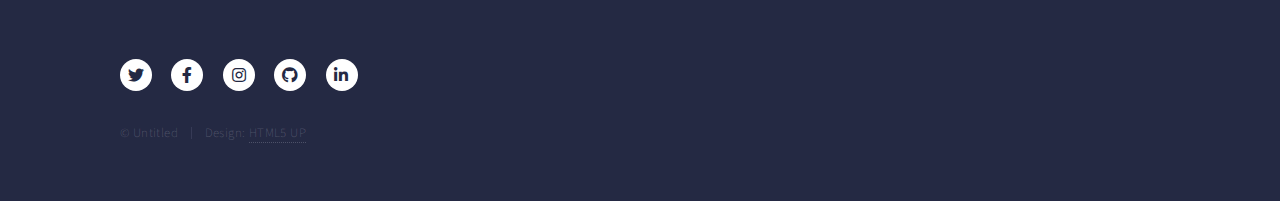
<file: generic.html>
<!DOCTYPE HTML>
<!--
	Forty by HTML5 UP
	html5up.net | @ajlkn
	Free for personal and commercial use under the CCA 3.0 license (html5up.net/license)
-->
<html>
	<head>
		<title>Generic - Forty by HTML5 UP</title>
		<meta charset="utf-8" />
		<meta name="viewport" content="width=device-width, initial-scale=1, user-scalable=no" />
		<link rel="stylesheet" href="assets/css/main.css" />
		<noscript><link rel="stylesheet" href="assets/css/noscript.css" /></noscript>
	</head>
	<body class="is-preload">

		<!-- Wrapper -->
			<div id="wrapper">

				<!-- Header -->
					<header id="header">
						<a href="index.html" class="logo"><strong>Forty</strong> <span>by HTML5 UP</span></a>
						<nav>
							<a href="#menu">Menu</a>
						</nav>
					</header>

				<!-- Menu -->
					<nav id="menu">
						<ul class="links">
							<li><a href="index.html">Home</a></li>
							<li><a href="landing.html">Landing</a></li>
							<li><a href="generic.html">Generic</a></li>
							<li><a href="elements.html">Elements</a></li>
						</ul>
						<ul class="actions stacked">
							<li><a href="#" class="button primary fit">Get Started</a></li>
							<li><a href="#" class="button fit">Log In</a></li>
						</ul>
					</nav>

				<!-- Main -->
					<div id="main" class="alt">

						<!-- One -->
							<section id="one">
								<div class="inner">
									<header class="major">
										<h1>Generic</h1>
									</header>
									<span class="image main"><img src="images/pic11.jpg" alt="" /></span>
									<p>Donec eget ex magna. Interdum et malesuada fames ac ante ipsum primis in faucibus. Pellentesque venenatis dolor imperdiet dolor mattis sagittis. Praesent rutrum sem diam, vitae egestas enim auctor sit amet. Pellentesque leo mauris, consectetur id ipsum sit amet, fergiat. Pellentesque in mi eu massa lacinia malesuada et a elit. Donec urna ex, lacinia in purus ac, pretium pulvinar mauris. Curabitur sapien risus, commodo eget turpis at, elementum convallis elit. Pellentesque enim turpis, hendrerit.</p>
									<p>Lorem ipsum dolor sit amet, consectetur adipiscing elit. Duis dapibus rutrum facilisis. Class aptent taciti sociosqu ad litora torquent per conubia nostra, per inceptos himenaeos. Etiam tristique libero eu nibh porttitor fermentum. Nullam venenatis erat id vehicula viverra. Nunc ultrices eros ut ultricies condimentum. Mauris risus lacus, blandit sit amet venenatis non, bibendum vitae dolor. Nunc lorem mauris, fringilla in aliquam at, euismod in lectus. Pellentesque habitant morbi tristique senectus et netus et malesuada fames ac turpis egestas. In non lorem sit amet elit placerat maximus. Pellentesque aliquam maximus risus, vel sed vehicula.</p>
									<p>Interdum et malesuada fames ac ante ipsum primis in faucibus. Pellentesque venenatis dolor imperdiet dolor mattis sagittis. Praesent rutrum sem diam, vitae egestas enim auctor sit amet. Pellentesque leo mauris, consectetur id ipsum sit amet, fersapien risus, commodo eget turpis at, elementum convallis elit. Pellentesque enim turpis, hendrerit tristique lorem ipsum dolor.</p>
								</div>
							</section>

					</div>

				<!-- Contact -->
					<section id="contact">
						<div class="inner">
							<section>
								<form method="post" action="#">
									<div class="fields">
										<div class="field half">
											<label for="name">Name</label>
											<input type="text" name="name" id="name" />
										</div>
										<div class="field half">
											<label for="email">Email</label>
											<input type="text" name="email" id="email" />
										</div>
										<div class="field">
											<label for="message">Message</label>
											<textarea name="message" id="message" rows="6"></textarea>
										</div>
									</div>
									<ul class="actions">
										<li><input type="submit" value="Send Message" class="primary" /></li>
										<li><input type="reset" value="Clear" /></li>
									</ul>
								</form>
							</section>
							<section class="split">
								<section>
									<div class="contact-method">
										<span class="icon solid alt fa-envelope"></span>
										<h3>Email</h3>
										<a href="#">information@untitled.tld</a>
									</div>
								</section>
								<section>
									<div class="contact-method">
										<span class="icon solid alt fa-phone"></span>
										<h3>Phone</h3>
										<span>(000) 000-0000 x12387</span>
									</div>
								</section>
								<section>
									<div class="contact-method">
										<span class="icon solid alt fa-home"></span>
										<h3>Address</h3>
										<span>1234 Somewhere Road #5432<br />
										Nashville, TN 00000<br />
										United States of America</span>
									</div>
								</section>
							</section>
						</div>
					</section>

				<!-- Footer -->
					<footer id="footer">
						<div class="inner">
							<ul class="icons">
								<li><a href="#" class="icon brands alt fa-twitter"><span class="label">Twitter</span></a></li>
								<li><a href="#" class="icon brands alt fa-facebook-f"><span class="label">Facebook</span></a></li>
								<li><a href="#" class="icon brands alt fa-instagram"><span class="label">Instagram</span></a></li>
								<li><a href="#" class="icon brands alt fa-github"><span class="label">GitHub</span></a></li>
								<li><a href="#" class="icon brands alt fa-linkedin-in"><span class="label">LinkedIn</span></a></li>
							</ul>
							<ul class="copyright">
								<li>&copy; Untitled</li><li>Design: <a href="https://html5up.net">HTML5 UP</a></li>
							</ul>
						</div>
					</footer>

			</div>

		<!-- Scripts -->
			<script src="assets/js/jquery.min.js"></script>
			<script src="assets/js/jquery.scrolly.min.js"></script>
			<script src="assets/js/jquery.scrollex.min.js"></script>
			<script src="assets/js/browser.min.js"></script>
			<script src="assets/js/breakpoints.min.js"></script>
			<script src="assets/js/util.js"></script>
			<script src="assets/js/main.js"></script>

	</body>
</html>
</file>
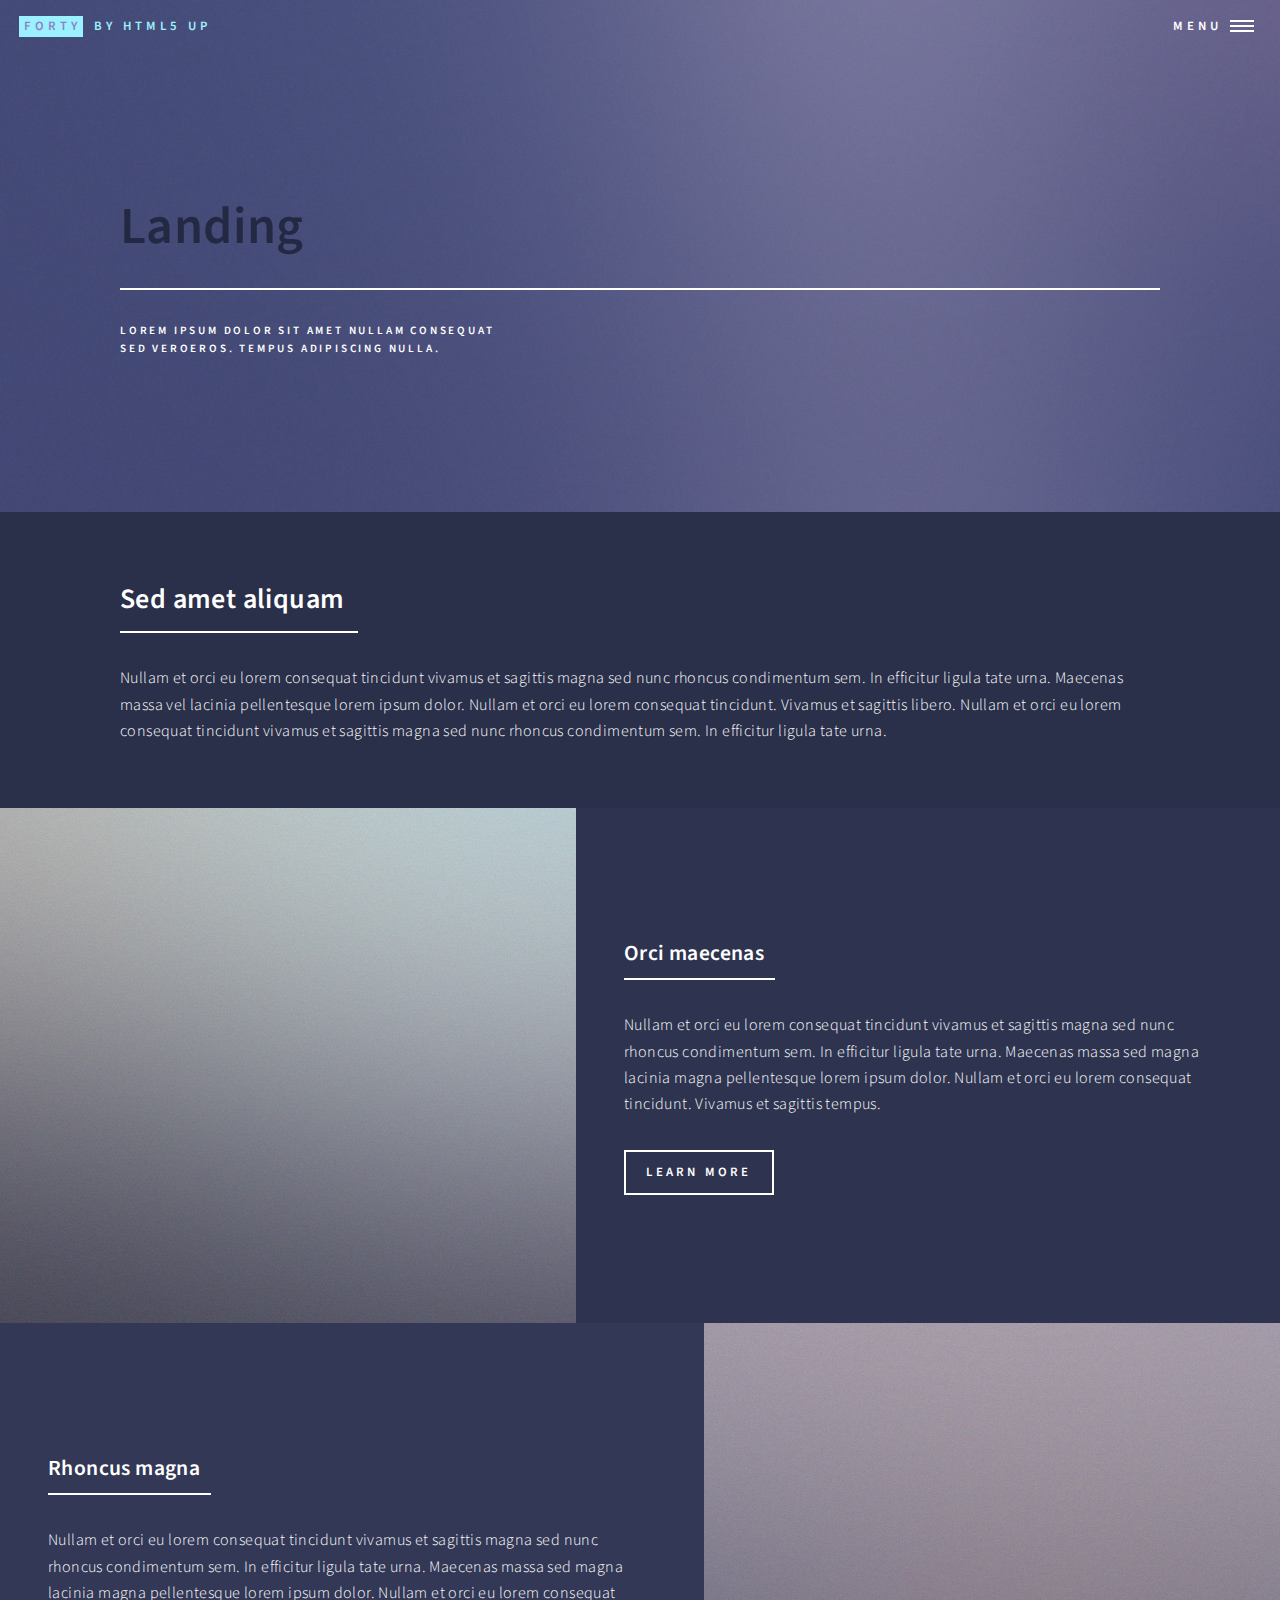
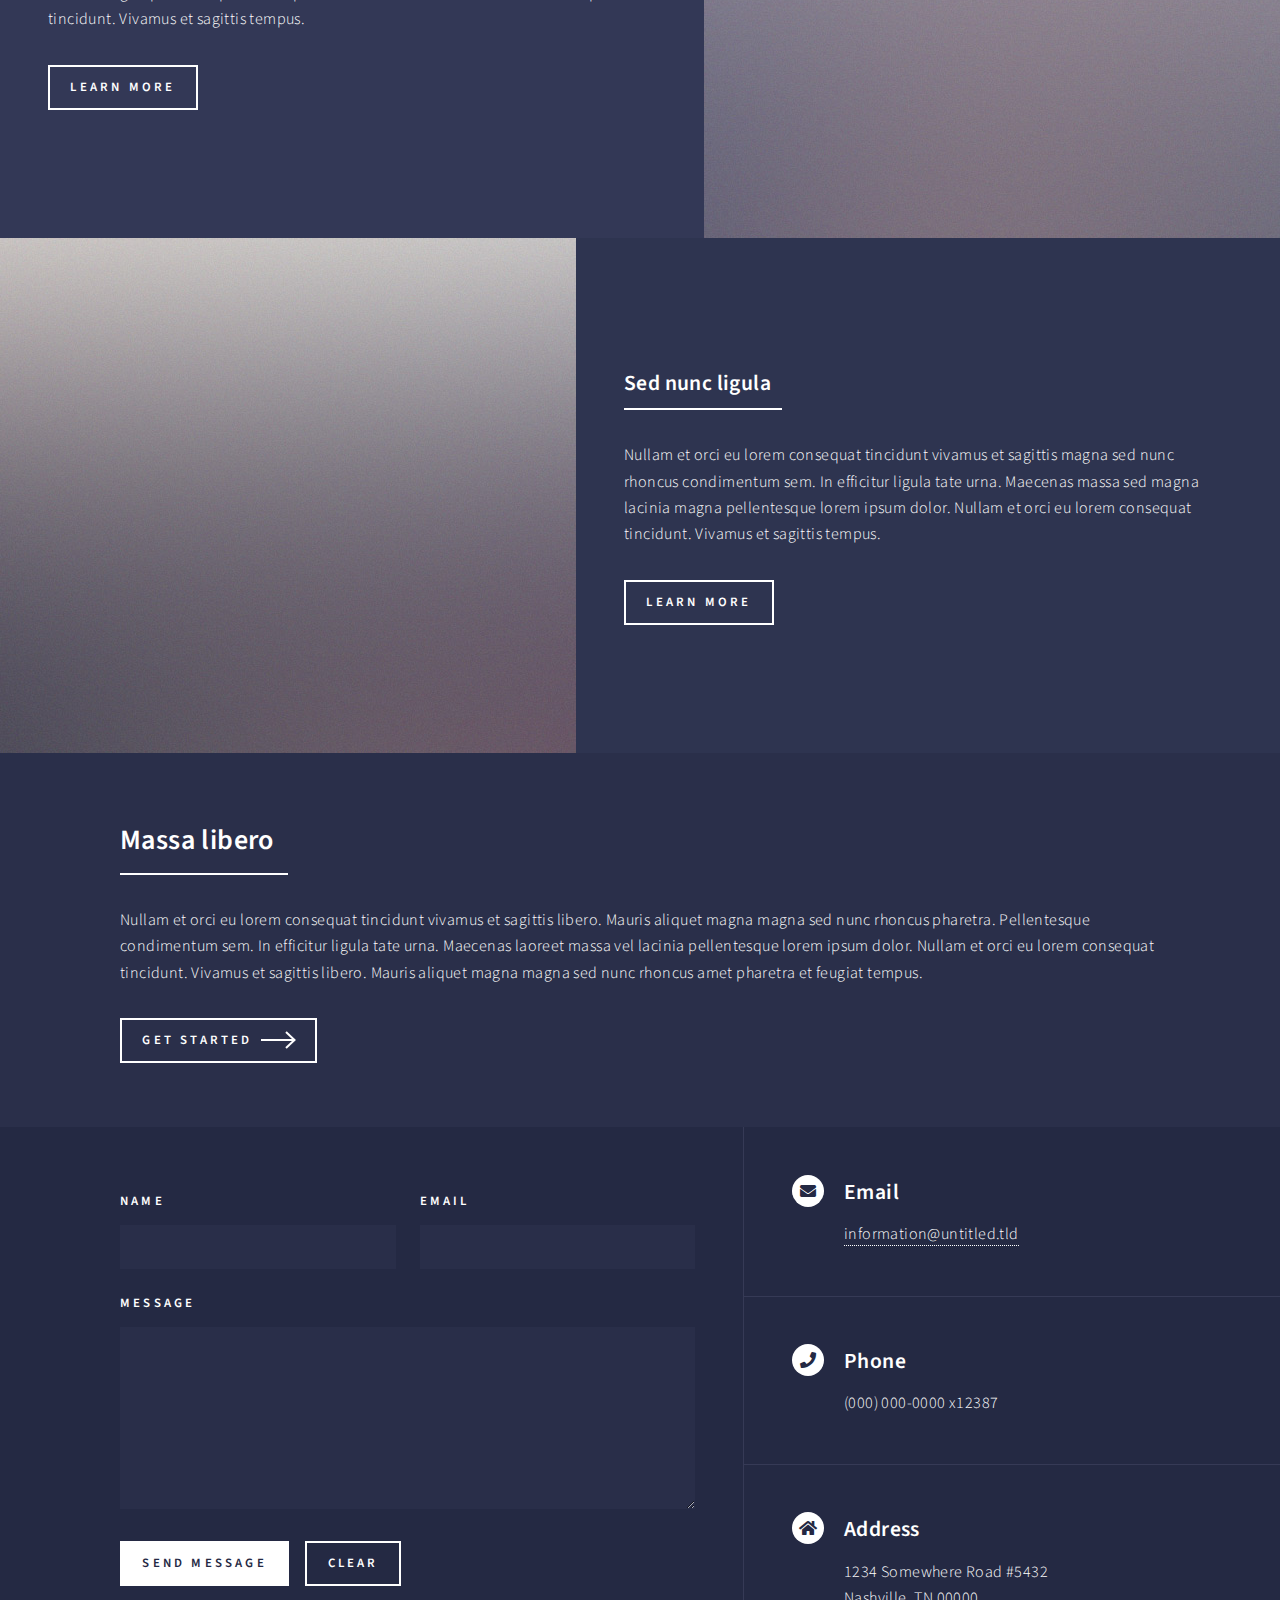
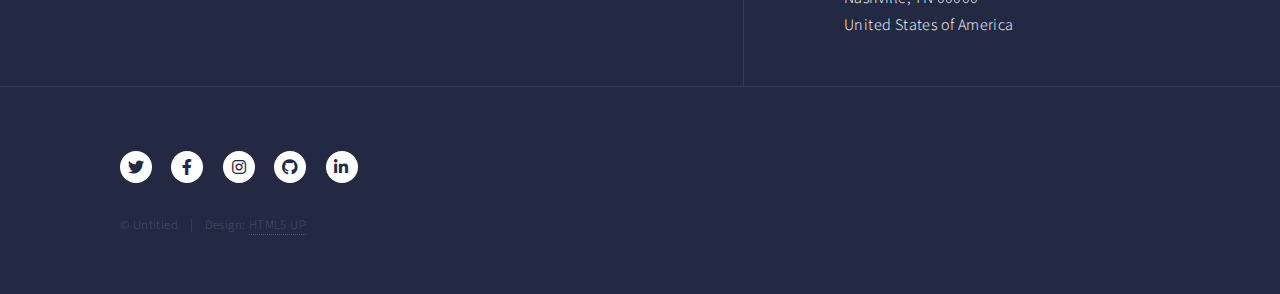
<file: landing 第三頁.html>
<!DOCTYPE HTML>
<!--
	Forty by HTML5 UP
	html5up.net | @ajlkn
	Free for personal and commercial use under the CCA 3.0 license (html5up.net/license)
-->
<html>
	<head>
		<title>Landing - Forty by HTML5 UP</title>
		<meta charset="utf-8" />
		<meta name="viewport" content="width=device-width, initial-scale=1, user-scalable=no" />
		<link rel="stylesheet" href="assets/css/main.css" />
		<noscript><link rel="stylesheet" href="assets/css/noscript.css" /></noscript>
	</head>
	<body class="is-preload">

		<!-- Wrapper -->
			<div id="wrapper">

				<!-- Header -->
				<!-- Note: The "styleN" class below should match that of the banner element. -->
					<header id="header" class="alt style2">
						<a href="index.html" class="logo"><strong>Forty</strong> <span>by HTML5 UP</span></a>
						<nav>
							<a href="#menu">Menu</a>
						</nav>
					</header>

				<!-- Menu -->
					<nav id="menu">
						<ul class="links">
							<li><a href="index.html">Home</a></li>
							<li><a href="landing.html">Landing</a></li>
							<li><a href="generic.html">Generic</a></li>
							<li><a href="elements.html">Elements</a></li>
						</ul>
						<ul class="actions stacked">
							<li><a href="#" class="button primary fit">Get Started</a></li>
							<li><a href="#" class="button fit">Log In</a></li>
						</ul>
					</nav>

				<!-- Banner -->
				<!-- Note: The "styleN" class below should match that of the header element. -->
					<section id="banner" class="style2">
						<div class="inner">
							<span class="image">
								<img src="images/pic07.jpg" alt="" />
							</span>
							<header class="major">
								<h1>Landing</h1>
							</header>
							<div class="content">
								<p>Lorem ipsum dolor sit amet nullam consequat<br />
								sed veroeros. tempus adipiscing nulla.</p>
							</div>
						</div>
					</section>

				<!-- Main -->
					<div id="main">

						<!-- One -->
							<section id="one">
								<div class="inner">
									<header class="major">
										<h2>Sed amet aliquam</h2>
									</header>
									<p>Nullam et orci eu lorem consequat tincidunt vivamus et sagittis magna sed nunc rhoncus condimentum sem. In efficitur ligula tate urna. Maecenas massa vel lacinia pellentesque lorem ipsum dolor. Nullam et orci eu lorem consequat tincidunt. Vivamus et sagittis libero. Nullam et orci eu lorem consequat tincidunt vivamus et sagittis magna sed nunc rhoncus condimentum sem. In efficitur ligula tate urna.</p>
								</div>
							</section>

						<!-- Two -->
							<section id="two" class="spotlights">
								<section>
									<a href="generic.html" class="image">
										<img src="images/pic08.jpg" alt="" data-position="center center" />
									</a>
									<div class="content">
										<div class="inner">
											<header class="major">
												<h3>Orci maecenas</h3>
											</header>
											<p>Nullam et orci eu lorem consequat tincidunt vivamus et sagittis magna sed nunc rhoncus condimentum sem. In efficitur ligula tate urna. Maecenas massa sed magna lacinia magna pellentesque lorem ipsum dolor. Nullam et orci eu lorem consequat tincidunt. Vivamus et sagittis tempus.</p>
											<ul class="actions">
												<li><a href="generic.html" class="button">Learn more</a></li>
											</ul>
										</div>
									</div>
								</section>
								<section>
									<a href="generic.html" class="image">
										<img src="images/pic09.jpg" alt="" data-position="top center" />
									</a>
									<div class="content">
										<div class="inner">
											<header class="major">
												<h3>Rhoncus magna</h3>
											</header>
											<p>Nullam et orci eu lorem consequat tincidunt vivamus et sagittis magna sed nunc rhoncus condimentum sem. In efficitur ligula tate urna. Maecenas massa sed magna lacinia magna pellentesque lorem ipsum dolor. Nullam et orci eu lorem consequat tincidunt. Vivamus et sagittis tempus.</p>
											<ul class="actions">
												<li><a href="generic.html" class="button">Learn more</a></li>
											</ul>
										</div>
									</div>
								</section>
								<section>
									<a href="generic.html" class="image">
										<img src="images/pic10.jpg" alt="" data-position="25% 25%" />
									</a>
									<div class="content">
										<div class="inner">
											<header class="major">
												<h3>Sed nunc ligula</h3>
											</header>
											<p>Nullam et orci eu lorem consequat tincidunt vivamus et sagittis magna sed nunc rhoncus condimentum sem. In efficitur ligula tate urna. Maecenas massa sed magna lacinia magna pellentesque lorem ipsum dolor. Nullam et orci eu lorem consequat tincidunt. Vivamus et sagittis tempus.</p>
											<ul class="actions">
												<li><a href="generic.html" class="button">Learn more</a></li>
											</ul>
										</div>
									</div>
								</section>
							</section>

						<!-- Three -->
							<section id="three">
								<div class="inner">
									<header class="major">
										<h2>Massa libero</h2>
									</header>
									<p>Nullam et orci eu lorem consequat tincidunt vivamus et sagittis libero. Mauris aliquet magna magna sed nunc rhoncus pharetra. Pellentesque condimentum sem. In efficitur ligula tate urna. Maecenas laoreet massa vel lacinia pellentesque lorem ipsum dolor. Nullam et orci eu lorem consequat tincidunt. Vivamus et sagittis libero. Mauris aliquet magna magna sed nunc rhoncus amet pharetra et feugiat tempus.</p>
									<ul class="actions">
										<li><a href="generic.html" class="button next">Get Started</a></li>
									</ul>
								</div>
							</section>

					</div>

				<!-- Contact -->
					<section id="contact">
						<div class="inner">
							<section>
								<form method="post" action="#">
									<div class="fields">
										<div class="field half">
											<label for="name">Name</label>
											<input type="text" name="name" id="name" />
										</div>
										<div class="field half">
											<label for="email">Email</label>
											<input type="text" name="email" id="email" />
										</div>
										<div class="field">
											<label for="message">Message</label>
											<textarea name="message" id="message" rows="6"></textarea>
										</div>
									</div>
									<ul class="actions">
										<li><input type="submit" value="Send Message" class="primary" /></li>
										<li><input type="reset" value="Clear" /></li>
									</ul>
								</form>
							</section>
							<section class="split">
								<section>
									<div class="contact-method">
										<span class="icon solid alt fa-envelope"></span>
										<h3>Email</h3>
										<a href="#">information@untitled.tld</a>
									</div>
								</section>
								<section>
									<div class="contact-method">
										<span class="icon solid alt fa-phone"></span>
										<h3>Phone</h3>
										<span>(000) 000-0000 x12387</span>
									</div>
								</section>
								<section>
									<div class="contact-method">
										<span class="icon solid alt fa-home"></span>
										<h3>Address</h3>
										<span>1234 Somewhere Road #5432<br />
										Nashville, TN 00000<br />
										United States of America</span>
									</div>
								</section>
							</section>
						</div>
					</section>

				<!-- Footer -->
					<footer id="footer">
						<div class="inner">
							<ul class="icons">
								<li><a href="#" class="icon brands alt fa-twitter"><span class="label">Twitter</span></a></li>
								<li><a href="#" class="icon brands alt fa-facebook-f"><span class="label">Facebook</span></a></li>
								<li><a href="#" class="icon brands alt fa-instagram"><span class="label">Instagram</span></a></li>
								<li><a href="#" class="icon brands alt fa-github"><span class="label">GitHub</span></a></li>
								<li><a href="#" class="icon brands alt fa-linkedin-in"><span class="label">LinkedIn</span></a></li>
							</ul>
							<ul class="copyright">
								<li>&copy; Untitled</li><li>Design: <a href="https://html5up.net">HTML5 UP</a></li>
							</ul>
						</div>
					</footer>

			</div>

		<!-- Scripts -->
			<script src="assets/js/jquery.min.js"></script>
			<script src="assets/js/jquery.scrolly.min.js"></script>
			<script src="assets/js/jquery.scrollex.min.js"></script>
			<script src="assets/js/browser.min.js"></script>
			<script src="assets/js/breakpoints.min.js"></script>
			<script src="assets/js/util.js"></script>
			<script src="assets/js/main.js"></script>

	</body>
</html>
</file>
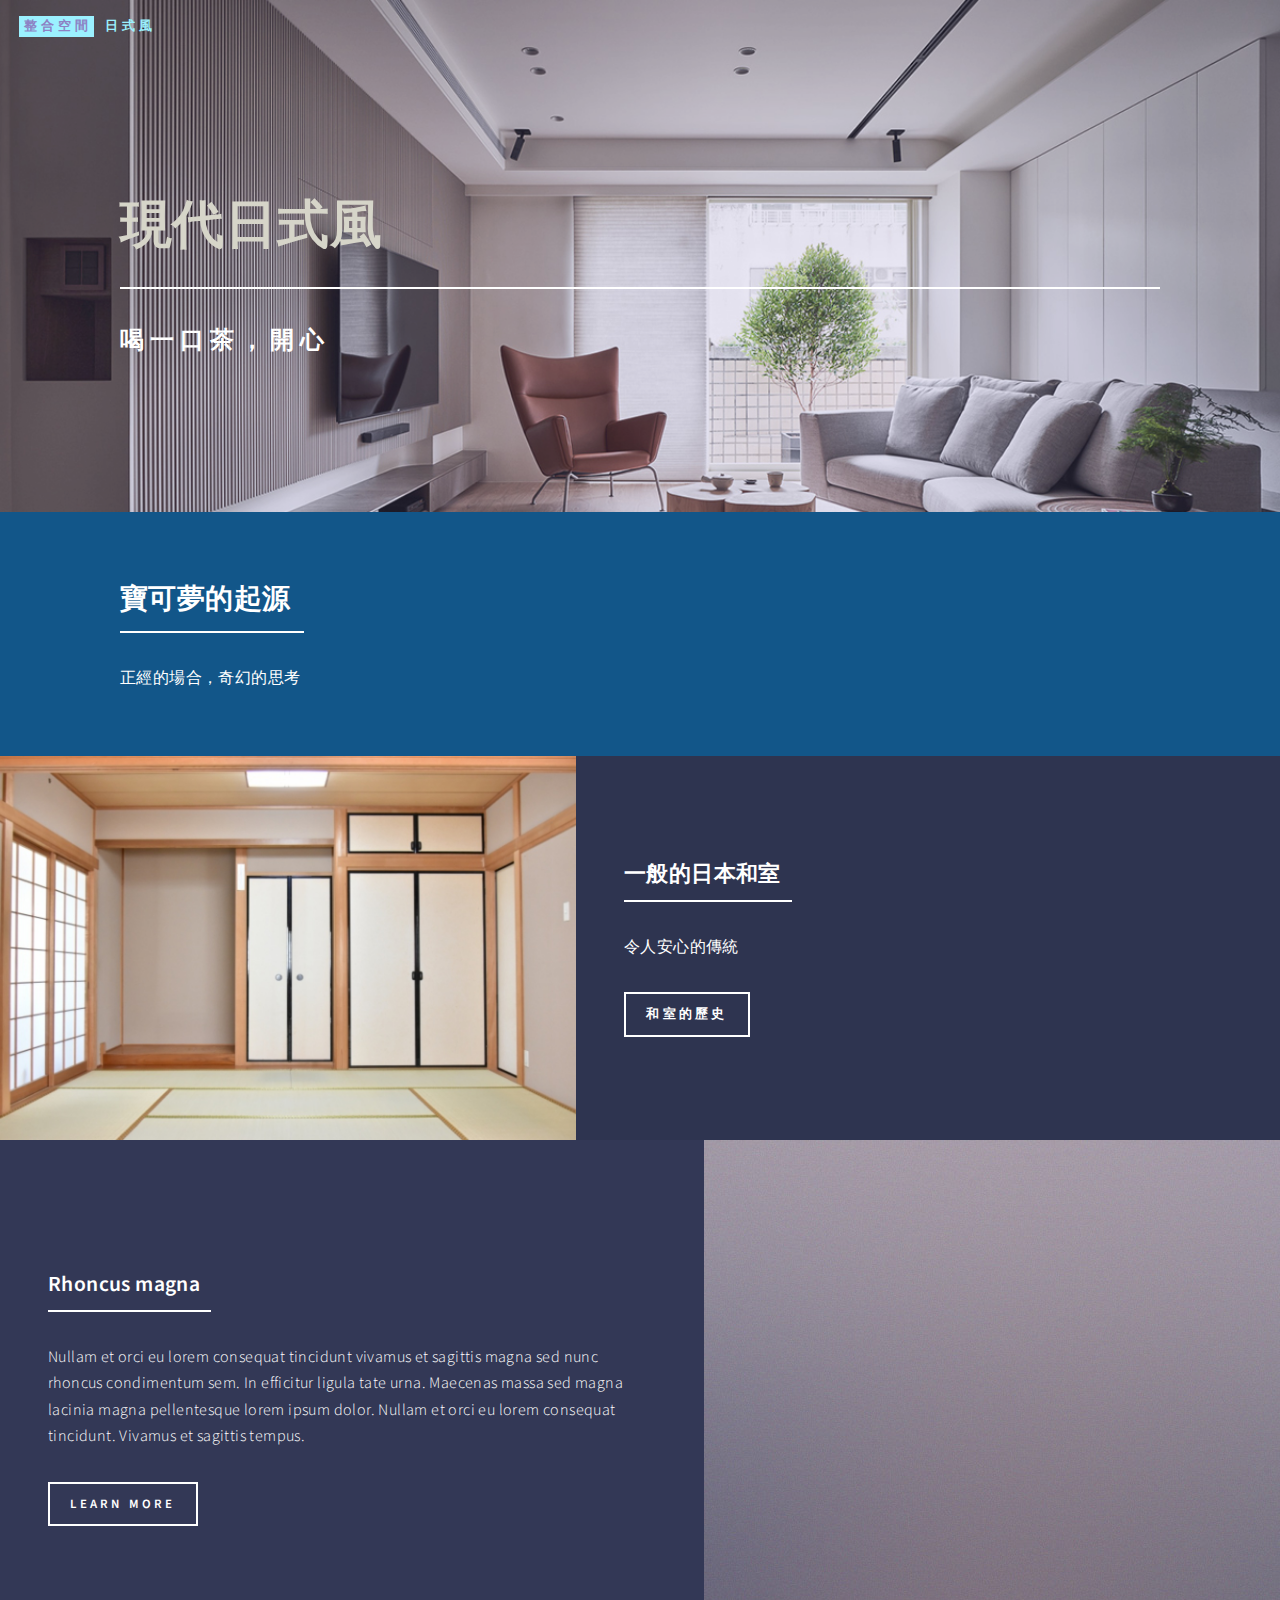
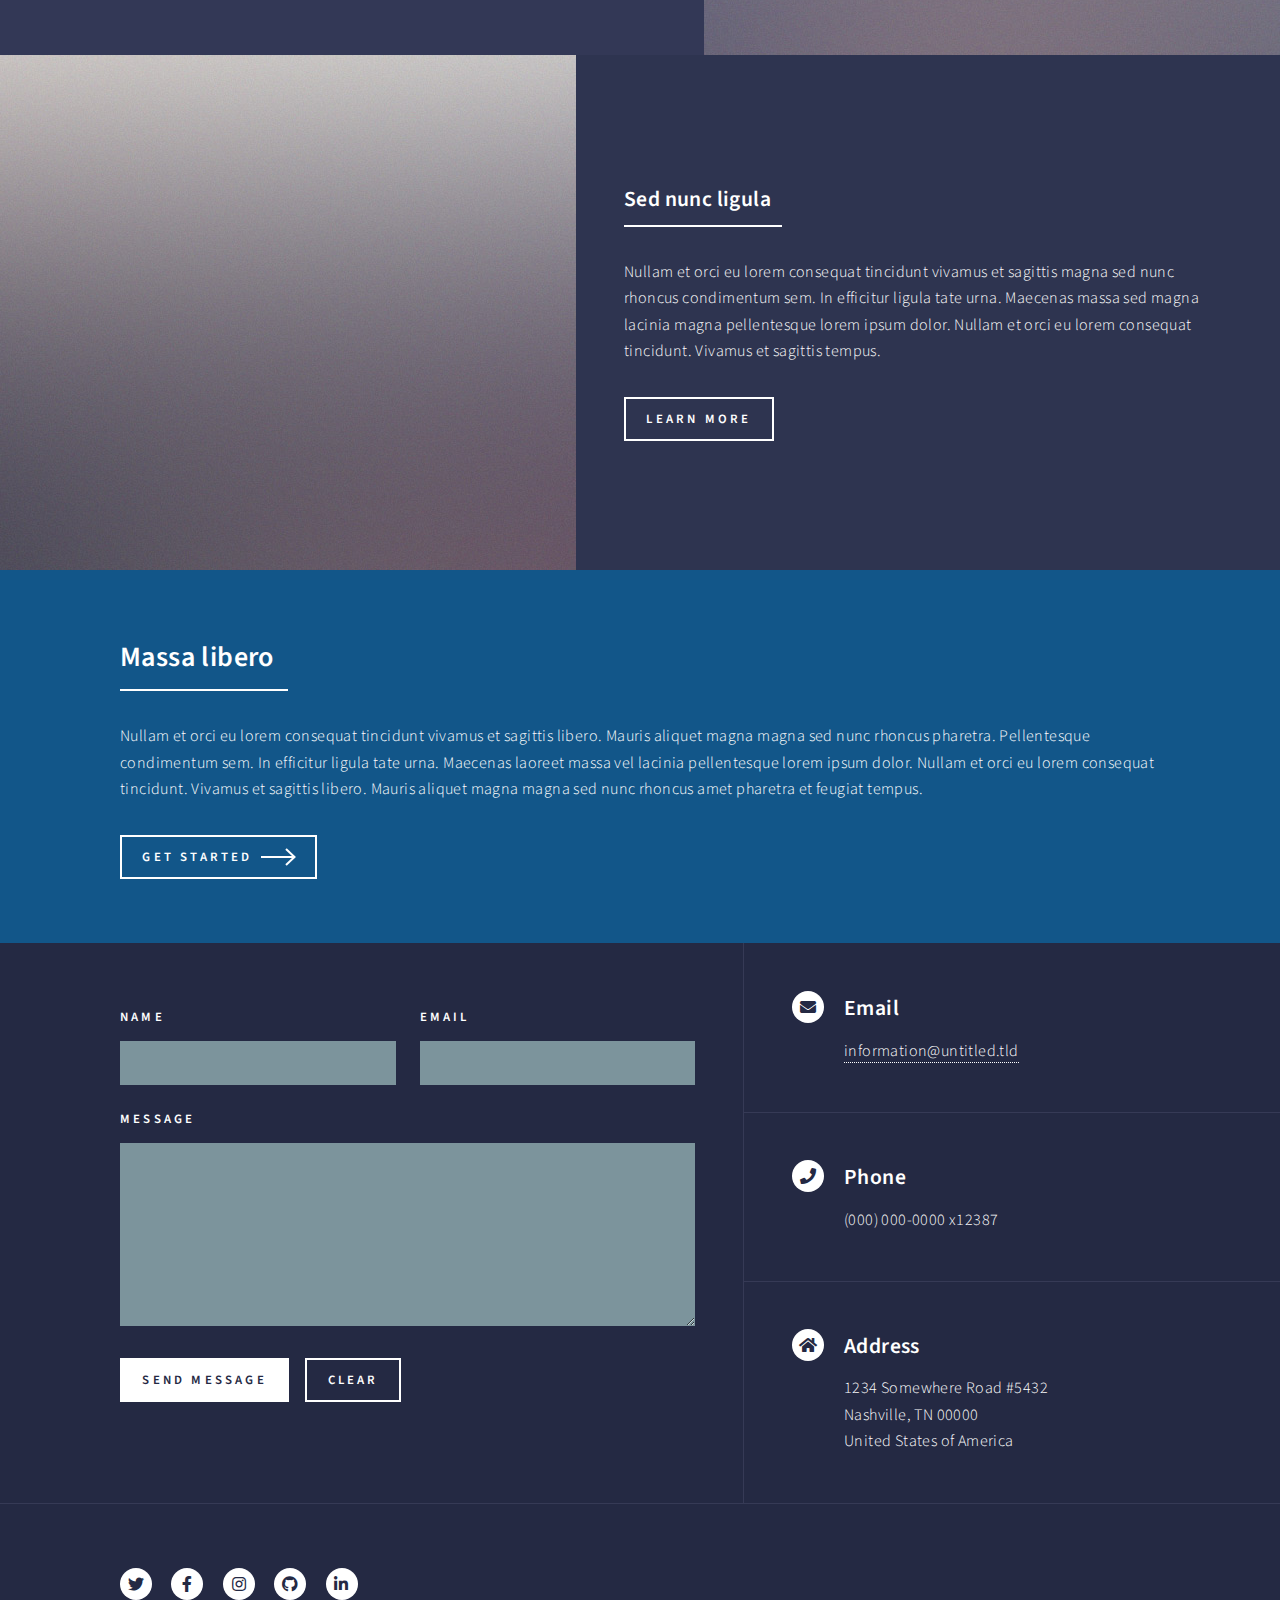
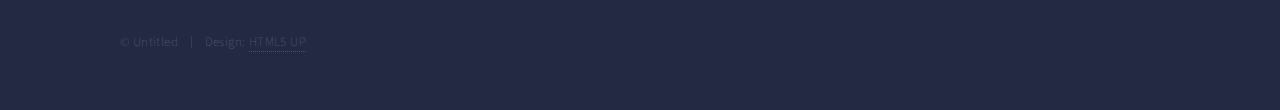
<file: landing 第二頁.html>
<!DOCTYPE HTML>
<!--
	Forty by HTML5 UP
	html5up.net | @ajlkn
	Free for personal and commercial use under the CCA 3.0 license (html5up.net/license)
-->
<html>
	<head>
		<title>整合空間-日式風</title>
		<meta charset="utf-8" />
		<meta name="viewport" content="width=device-width, initial-scale=1, user-scalable=no" />
		<link rel="stylesheet" href="assets/css/main2.css" />
		<noscript><link rel="stylesheet" href="assets/css/noscript.css" /></noscript>
	</head>
	<body class="is-preload">

		<!-- Wrapper -->
			<div id="wrapper">

				<!-- Header -->
				<!-- Note: The "styleN" class below should match that of the banner element. -->
					<header id="header" class="alt style2">
						<a href="index.html" class="logo"><strong>整合空間</strong> <span>日式風</span></a>
						<nav>
							<!-- <a href="#menu">Menu</a> -->
						</nav>
					</header>

				<!-- Menu -->
					<!-- <nav id="menu">
						<ul class="links">
							<li><a href="index.html">Home</a></li>
							<li><a href="landing.html">Landing</a></li>
							<li><a href="generic.html">Generic</a></li>
							<li><a href="elements.html">Elements</a></li>
						</ul>
						<ul class="actions stacked">
							<li><a href="#" class="button primary fit">Get Started</a></li>
							<li><a href="#" class="button fit">Log In</a></li>
						</ul>
					</nav> -->

				<!-- Banner -->
				<!-- Note: The "styleN" class below should match that of the header element. -->
					<section id="banner" class="style2">
						<div class="inner">
							<span class="image">
								<img src="images/一口茶.jpg" alt="" />
							</span>
							<header class="major">
								<h1>現代日式風</h1>
							</header>
							<div class="content">
								<p>喝一口茶，開心</p>
							</div>
						</div>
					</section>

				<!-- Main -->
					<div id="main">

						<!-- One -->
							<section id="one">
								<div class="inner">
									<header class="major">
										<h2>寶可夢的起源</h2>
									</header>
									<p> 正經的場合，奇幻的思考</p>
								</div>
							</section>

						<!-- Two -->
							<section id="two" class="spotlights">
								<section>
									<a href="generic.html" class="image">
										<img src="images/日式圖.jpg" alt="" data-position="center center" />
									</a>
									<div class="content">
										<div class="inner">
											<header class="major">
												<h3>一般的日本和室</h3>
											</header>
											<p>令人安心的傳統</p>
											<ul class="actions">
												<li><a href="generic.html" class="button">和室的歷史</a></li>
											</ul>
										</div>
									</div>
								</section>
								<section>
									<a href="generic.html" class="image">
										<img src="images/pic09.jpg" alt="" data-position="top center" />
									</a>
									<div class="content">
										<div class="inner">
											<header class="major">
												<h3>Rhoncus magna</h3>
											</header>
											<p>Nullam et orci eu lorem consequat tincidunt vivamus et sagittis magna sed nunc rhoncus condimentum sem. In efficitur ligula tate urna. Maecenas massa sed magna lacinia magna pellentesque lorem ipsum dolor. Nullam et orci eu lorem consequat tincidunt. Vivamus et sagittis tempus.</p>
											<ul class="actions">
												<li><a href="generic.html" class="button">Learn more</a></li>
											</ul>
										</div>
									</div>
								</section>
								<section>
									<a href="generic.html" class="image">
										<img src="images/pic10.jpg" alt="" data-position="25% 25%" />
									</a>
									<div class="content">
										<div class="inner">
											<header class="major">
												<h3>Sed nunc ligula</h3>
											</header>
											<p>Nullam et orci eu lorem consequat tincidunt vivamus et sagittis magna sed nunc rhoncus condimentum sem. In efficitur ligula tate urna. Maecenas massa sed magna lacinia magna pellentesque lorem ipsum dolor. Nullam et orci eu lorem consequat tincidunt. Vivamus et sagittis tempus.</p>
											<ul class="actions">
												<li><a href="generic.html" class="button">Learn more</a></li>
											</ul>
										</div>
									</div>
								</section>
							</section>

						<!-- Three -->
							<section id="three">
								<div class="inner">
									<header class="major">
										<h2>Massa libero</h2>
									</header>
									<p>Nullam et orci eu lorem consequat tincidunt vivamus et sagittis libero. Mauris aliquet magna magna sed nunc rhoncus pharetra. Pellentesque condimentum sem. In efficitur ligula tate urna. Maecenas laoreet massa vel lacinia pellentesque lorem ipsum dolor. Nullam et orci eu lorem consequat tincidunt. Vivamus et sagittis libero. Mauris aliquet magna magna sed nunc rhoncus amet pharetra et feugiat tempus.</p>
									<ul class="actions">
										<li><a href="generic.html" class="button next">Get Started</a></li>
									</ul>
								</div>
							</section>

					</div>

				<!-- Contact -->
					<section id="contact">
						<div class="inner">
							<section>
								<form method="post" action="#">
									<div class="fields">
										<div class="field half">
											<label for="name">Name</label>
											<input type="text" name="name" id="name" />
										</div>
										<div class="field half">
											<label for="email">Email</label>
											<input type="text" name="email" id="email" />
										</div>
										<div class="field">
											<label for="message">Message</label>
											<textarea name="message" id="message" rows="6"></textarea>
										</div>
									</div>
									<ul class="actions">
										<li><input type="submit" value="Send Message" class="primary" /></li>
										<li><input type="reset" value="Clear" /></li>
									</ul>
								</form>
							</section>
							<section class="split">
								<section>
									<div class="contact-method">
										<span class="icon solid alt fa-envelope"></span>
										<h3>Email</h3>
										<a href="#">information@untitled.tld</a>
									</div>
								</section>
								<section>
									<div class="contact-method">
										<span class="icon solid alt fa-phone"></span>
										<h3>Phone</h3>
										<span>(000) 000-0000 x12387</span>
									</div>
								</section>
								<section>
									<div class="contact-method">
										<span class="icon solid alt fa-home"></span>
										<h3>Address</h3>
										<span>1234 Somewhere Road #5432<br />
										Nashville, TN 00000<br />
										United States of America</span>
									</div>
								</section>
							</section>
						</div>
					</section>

				<!-- Footer -->
					<footer id="footer">
						<div class="inner">
							<ul class="icons">
								<li><a href="#" class="icon brands alt fa-twitter"><span class="label">Twitter</span></a></li>
								<li><a href="#" class="icon brands alt fa-facebook-f"><span class="label">Facebook</span></a></li>
								<li><a href="#" class="icon brands alt fa-instagram"><span class="label">Instagram</span></a></li>
								<li><a href="#" class="icon brands alt fa-github"><span class="label">GitHub</span></a></li>
								<li><a href="#" class="icon brands alt fa-linkedin-in"><span class="label">LinkedIn</span></a></li>
							</ul>
							<ul class="copyright">
								<li>&copy; Untitled</li><li>Design: <a href="https://html5up.net">HTML5 UP</a></li>
							</ul>
						</div>
					</footer>

			</div>

		<!-- Scripts -->
			<script src="assets/js/jquery.min.js"></script>
			<script src="assets/js/jquery.scrolly.min.js"></script>
			<script src="assets/js/jquery.scrollex.min.js"></script>
			<script src="assets/js/browser.min.js"></script>
			<script src="assets/js/breakpoints.min.js"></script>
			<script src="assets/js/util.js"></script>
			<script src="assets/js/main.js"></script>

	</body>
</html>
</file>
<file: assets/css/noscript.css>
/*
	Forty by HTML5 UP
	html5up.net | @ajlkn
	Free for personal and commercial use under the CCA 3.0 license (html5up.net/license)
*/

/* Banner */

	body.is-preload #banner:after {
		opacity: 0.85;
	}

	body.is-preload #banner > .inner {
		-moz-filter: none;
		-webkit-filter: none;
		-ms-filter: none;
		filter: none;
		-moz-transform: none;
		-webkit-transform: none;
		-ms-transform: none;
		transform: none;
		opacity: 1;
	}
</file>
<file: assets/css/main.css>
@import url(fontawesome-all.min.css);
@import url("https://fonts.googleapis.com/css?family=Source+Sans+Pro:300,300italic,600,600italic");

/*
	Forty by HTML5 UP
	html5up.net | @ajlkn
	Free for personal and commercial use under the CCA 3.0 license (html5up.net/license)
*/

html, body, div, span, applet, object,
iframe, h1, h2, h3, h4, h5, h6, p, blockquote,
pre, a, abbr, acronym, address, big, cite,
code, del, dfn, em, img, ins, kbd, q, s, samp,
small, strike, strong, sub, sup, tt, var, b,
u, i, center, dl, dt, dd, ol, ul, li, fieldset,
form, label, legend, table, caption, tbody,
tfoot, thead, tr, th, td, article, aside,
canvas, details, embed, figure, figcaption,
footer, header, hgroup, menu, nav, output, ruby,
section, summary, time, mark, audio, video {
	margin: 0;
	padding: 0;
	border: 0;
	font-size: 100%;
	font: inherit;
	vertical-align: baseline;}

article, aside, details, figcaption, figure,
footer, header, hgroup, menu, nav, section {
	display: block;}

body {
	line-height: 1;
}

ol, ul {
	list-style: none;
}

blockquote, q {
	quotes: none;
}

	blockquote:before, blockquote:after, q:before, q:after {
		content: '';
		content: none;
	}

table {
	border-collapse: collapse;
	border-spacing: 0;
}

body {
	-webkit-text-size-adjust: none;
}

mark {
	background-color: transparent;
	color: inherit;
}

input::-moz-focus-inner {
	border: 0;
	padding: 0;
}

input, select, textarea {
	-moz-appearance: none;
	-webkit-appearance: none;
	-ms-appearance: none;
	appearance: none;
}

/* Basic */

	@-ms-viewport {
		width: device-width;
	}

	body {
		-ms-overflow-style: scrollbar;
	}

	@media screen and (max-width: 480px) {

		html, body {
			min-width: 320px;
		}

	}

	html {
		box-sizing: border-box;
	}

	*, *:before, *:after {
		box-sizing: inherit;
	}

	body {
		background: #242943;
	}

		body.is-preload *, body.is-preload *:before, body.is-preload *:after {
			-moz-animation: none !important;
			-webkit-animation: none !important;
			-ms-animation: none !important;
			animation: none !important;
			-moz-transition: none !important;
			-webkit-transition: none !important;
			-ms-transition: none !important;
			transition: none !important;
		}

/* Type */

	body, input, select, textarea {
		color: #ffffff;
		font-family: "Source Sans Pro", Helvetica, sans-serif;
		font-size: 17pt;
		font-weight: 300;
		letter-spacing: 0.025em;
		line-height: 1.65;
	}

		@media screen and (max-width: 1680px) {

			body, input, select, textarea {
				font-size: 14pt;
			}

		}

		@media screen and (max-width: 1280px) {

			body, input, select, textarea {
				font-size: 12pt;
			}

		}

		@media screen and (max-width: 360px) {

			body, input, select, textarea {
				font-size: 11pt;
			}

		}

	a {
		-moz-transition: color 0.2s ease-in-out, border-bottom-color 0.2s ease-in-out;
		-webkit-transition: color 0.2s ease-in-out, border-bottom-color 0.2s ease-in-out;
		-ms-transition: color 0.2s ease-in-out, border-bottom-color 0.2s ease-in-out;
		transition: color 0.2s ease-in-out, border-bottom-color 0.2s ease-in-out;
		border-bottom: dotted 1px;
		color: inherit;
		text-decoration: none;
	}

		a:hover {
			border-bottom-color: transparent;
			color: #9bf1ff !important;
		}

		a:active {
			color: #53e3fb !important;
		}

	strong, b {
		color: #ffffff;
		font-weight: 600;
	}

	em, i {
		font-style: italic;
	}

	p {
		margin: 0 0 2em 0;
	}

	h1, h2, h3, h4, h5, h6 {
		color: #ffffff;
		font-weight: 600;
		line-height: 1.65;
		margin: 0 0 1em 0;
	}

		h1 a, h2 a, h3 a, h4 a, h5 a, h6 a {
			color: inherit;
			border-bottom: 0;
		}

	h1 {color: #242943;
		font-size: 2.5em;

	}

	h2 {
		font-size: 1.75em;
	}

	h3 {
		font-size: 1.35em;
	}

	h4 {
		font-size: 1.1em;
	}

	h5 {
		font-size: 0.9em;
	}

	h6 {
		font-size: 0.7em;
	}

	@media screen and (max-width: 736px) {

		h1 {
			font-size: 2em;
		}

		h2 {
			font-size: 1.5em;
		}

		h3 {
			font-size: 1.25em;
		}

	}

	sub {
		font-size: 0.8em;
		position: relative;
		top: 0.5em;
	}

	sup {
		font-size: 0.8em;
		position: relative;
		top: -0.5em;
	}

	blockquote {
		border-left: solid 4px rgba(212, 212, 255, 0.1);
		font-style: italic;
		margin: 0 0 2em 0;
		padding: 0.5em 0 0.5em 2em;
	}

	code {
		background: rgba(212, 212, 255, 0.035);
		font-family: "Courier New", monospace;
		font-size: 0.9em;
		margin: 0 0.25em;
		padding: 0.25em 0.65em;
	}

	pre {
		-webkit-overflow-scrolling: touch;
		font-family: "Courier New", monospace;
		font-size: 0.9em;
		margin: 0 0 2em 0;
	}

		pre code {
			display: block;
			line-height: 1.75;
			padding: 1em 1.5em;
			overflow-x: auto;
		}

	hr {
		border: 0;
		border-bottom: solid 1px rgba(212, 212, 255, 0.1);
		margin: 2em 0;
	}

		hr.major {
			margin: 3em 0;
		}

	.align-left {
		text-align: left;
	}

	.align-center {
		text-align: center;
	}

	.align-right {
		text-align: right;
	}

/* Row */

	.row {
		display: flex;
		flex-wrap: wrap;
		box-sizing: border-box;
		align-items: stretch;
	}

		.row > * {
			box-sizing: border-box;
		}

		.row.gtr-uniform > * > :last-child {
			margin-bottom: 0;
		}

		.row.aln-left {
			justify-content: flex-start;
		}

		.row.aln-center {
			justify-content: center;
		}

		.row.aln-right {
			justify-content: flex-end;
		}

		.row.aln-top {
			align-items: flex-start;
		}

		.row.aln-middle {
			align-items: center;
		}

		.row.aln-bottom {
			align-items: flex-end;
		}

		.row > .imp {
			order: -1;
		}

		.row > .col-1 {
			width: 8.33333%;
		}

		.row > .off-1 {
			margin-left: 8.33333%;
		}

		.row > .col-2 {
			width: 16.66667%;
		}

		.row > .off-2 {
			margin-left: 16.66667%;
		}

		.row > .col-3 {
			width: 25%;
		}

		.row > .off-3 {
			margin-left: 25%;
		}

		.row > .col-4 {
			width: 33.33333%;
		}

		.row > .off-4 {
			margin-left: 33.33333%;
		}

		.row > .col-5 {
			width: 41.66667%;
		}

		.row > .off-5 {
			margin-left: 41.66667%;
		}

		.row > .col-6 {
			width: 50%;
		}

		.row > .off-6 {
			margin-left: 50%;
		}

		.row > .col-7 {
			width: 58.33333%;
		}

		.row > .off-7 {
			margin-left: 58.33333%;
		}

		.row > .col-8 {
			width: 66.66667%;
		}

		.row > .off-8 {
			margin-left: 66.66667%;
		}

		.row > .col-9 {
			width: 75%;
		}

		.row > .off-9 {
			margin-left: 75%;
		}

		.row > .col-10 {
			width: 83.33333%;
		}

		.row > .off-10 {
			margin-left: 83.33333%;
		}

		.row > .col-11 {
			width: 91.66667%;
		}

		.row > .off-11 {
			margin-left: 91.66667%;
		}

		.row > .col-12 {
			width: 100%;
		}

		.row > .off-12 {
			margin-left: 100%;
		}

		.row.gtr-0 {
			margin-top: 0;
			margin-left: 0em;
		}

			.row.gtr-0 > * {
				padding: 0 0 0 0em;
			}

			.row.gtr-0.gtr-uniform {
				margin-top: 0em;
			}

				.row.gtr-0.gtr-uniform > * {
					padding-top: 0em;
				}

		.row.gtr-25 {
			margin-top: 0;
			margin-left: -0.5em;
		}

			.row.gtr-25 > * {
				padding: 0 0 0 0.5em;
			}

			.row.gtr-25.gtr-uniform {
				margin-top: -0.5em;
			}

				.row.gtr-25.gtr-uniform > * {
					padding-top: 0.5em;
				}

		.row.gtr-50 {
			margin-top: 0;
			margin-left: -1em;
		}

			.row.gtr-50 > * {
				padding: 0 0 0 1em;
			}

			.row.gtr-50.gtr-uniform {
				margin-top: -1em;
			}

				.row.gtr-50.gtr-uniform > * {
					padding-top: 1em;
				}

		.row {
			margin-top: 0;
			margin-left: -2em;
		}

			.row > * {
				padding: 0 0 0 2em;
			}

			.row.gtr-uniform {
				margin-top: -2em;
			}

				.row.gtr-uniform > * {
					padding-top: 2em;
				}

		.row.gtr-150 {
			margin-top: 0;
			margin-left: -3em;
		}

			.row.gtr-150 > * {
				padding: 0 0 0 3em;
			}

			.row.gtr-150.gtr-uniform {
				margin-top: -3em;
			}

				.row.gtr-150.gtr-uniform > * {
					padding-top: 3em;
				}

		.row.gtr-200 {
			margin-top: 0;
			margin-left: -4em;
		}

			.row.gtr-200 > * {
				padding: 0 0 0 4em;
			}

			.row.gtr-200.gtr-uniform {
				margin-top: -4em;
			}

				.row.gtr-200.gtr-uniform > * {
					padding-top: 4em;
				}

		@media screen and (max-width: 1680px) {

			.row {
				display: flex;
				flex-wrap: wrap;
				box-sizing: border-box;
				align-items: stretch;
			}

				.row > * {
					box-sizing: border-box;
				}

				.row.gtr-uniform > * > :last-child {
					margin-bottom: 0;
				}

				.row.aln-left {
					justify-content: flex-start;
				}

				.row.aln-center {
					justify-content: center;
				}

				.row.aln-right {
					justify-content: flex-end;
				}

				.row.aln-top {
					align-items: flex-start;
				}

				.row.aln-middle {
					align-items: center;
				}

				.row.aln-bottom {
					align-items: flex-end;
				}

				.row > .imp-xlarge {
					order: -1;
				}

				.row > .col-1-xlarge {
					width: 8.33333%;
				}

				.row > .off-1-xlarge {
					margin-left: 8.33333%;
				}

				.row > .col-2-xlarge {
					width: 16.66667%;
				}

				.row > .off-2-xlarge {
					margin-left: 16.66667%;
				}

				.row > .col-3-xlarge {
					width: 25%;
				}

				.row > .off-3-xlarge {
					margin-left: 25%;
				}

				.row > .col-4-xlarge {
					width: 33.33333%;
				}

				.row > .off-4-xlarge {
					margin-left: 33.33333%;
				}

				.row > .col-5-xlarge {
					width: 41.66667%;
				}

				.row > .off-5-xlarge {
					margin-left: 41.66667%;
				}

				.row > .col-6-xlarge {
					width: 50%;
				}

				.row > .off-6-xlarge {
					margin-left: 50%;
				}

				.row > .col-7-xlarge {
					width: 58.33333%;
				}

				.row > .off-7-xlarge {
					margin-left: 58.33333%;
				}

				.row > .col-8-xlarge {
					width: 66.66667%;
				}

				.row > .off-8-xlarge {
					margin-left: 66.66667%;
				}

				.row > .col-9-xlarge {
					width: 75%;
				}

				.row > .off-9-xlarge {
					margin-left: 75%;
				}

				.row > .col-10-xlarge {
					width: 83.33333%;
				}

				.row > .off-10-xlarge {
					margin-left: 83.33333%;
				}

				.row > .col-11-xlarge {
					width: 91.66667%;
				}

				.row > .off-11-xlarge {
					margin-left: 91.66667%;
				}

				.row > .col-12-xlarge {
					width: 100%;
				}

				.row > .off-12-xlarge {
					margin-left: 100%;
				}

				.row.gtr-0 {
					margin-top: 0;
					margin-left: 0em;
				}

					.row.gtr-0 > * {
						padding: 0 0 0 0em;
					}

					.row.gtr-0.gtr-uniform {
						margin-top: 0em;
					}

						.row.gtr-0.gtr-uniform > * {
							padding-top: 0em;
						}

				.row.gtr-25 {
					margin-top: 0;
					margin-left: -0.5em;
				}

					.row.gtr-25 > * {
						padding: 0 0 0 0.5em;
					}

					.row.gtr-25.gtr-uniform {
						margin-top: -0.5em;
					}

						.row.gtr-25.gtr-uniform > * {
							padding-top: 0.5em;
						}

				.row.gtr-50 {
					margin-top: 0;
					margin-left: -1em;
				}

					.row.gtr-50 > * {
						padding: 0 0 0 1em;
					}

					.row.gtr-50.gtr-uniform {
						margin-top: -1em;
					}

						.row.gtr-50.gtr-uniform > * {
							padding-top: 1em;
						}

				.row {
					margin-top: 0;
					margin-left: -2em;
				}

					.row > * {
						padding: 0 0 0 2em;
					}

					.row.gtr-uniform {
						margin-top: -2em;
					}

						.row.gtr-uniform > * {
							padding-top: 2em;
						}

				.row.gtr-150 {
					margin-top: 0;
					margin-left: -3em;
				}

					.row.gtr-150 > * {
						padding: 0 0 0 3em;
					}

					.row.gtr-150.gtr-uniform {
						margin-top: -3em;
					}

						.row.gtr-150.gtr-uniform > * {
							padding-top: 3em;
						}

				.row.gtr-200 {
					margin-top: 0;
					margin-left: -4em;
				}

					.row.gtr-200 > * {
						padding: 0 0 0 4em;
					}

					.row.gtr-200.gtr-uniform {
						margin-top: -4em;
					}

						.row.gtr-200.gtr-uniform > * {
							padding-top: 4em;
						}

		}

		@media screen and (max-width: 1280px) {

			.row {
				display: flex;
				flex-wrap: wrap;
				box-sizing: border-box;
				align-items: stretch;
			}

				.row > * {
					box-sizing: border-box;
				}

				.row.gtr-uniform > * > :last-child {
					margin-bottom: 0;
				}

				.row.aln-left {
					justify-content: flex-start;
				}

				.row.aln-center {
					justify-content: center;
				}

				.row.aln-right {
					justify-content: flex-end;
				}

				.row.aln-top {
					align-items: flex-start;
				}

				.row.aln-middle {
					align-items: center;
				}

				.row.aln-bottom {
					align-items: flex-end;
				}

				.row > .imp-large {
					order: -1;
				}

				.row > .col-1-large {
					width: 8.33333%;
				}

				.row > .off-1-large {
					margin-left: 8.33333%;
				}

				.row > .col-2-large {
					width: 16.66667%;
				}

				.row > .off-2-large {
					margin-left: 16.66667%;
				}

				.row > .col-3-large {
					width: 25%;
				}

				.row > .off-3-large {
					margin-left: 25%;
				}

				.row > .col-4-large {
					width: 33.33333%;
				}

				.row > .off-4-large {
					margin-left: 33.33333%;
				}

				.row > .col-5-large {
					width: 41.66667%;
				}

				.row > .off-5-large {
					margin-left: 41.66667%;
				}

				.row > .col-6-large {
					width: 50%;
				}

				.row > .off-6-large {
					margin-left: 50%;
				}

				.row > .col-7-large {
					width: 58.33333%;
				}

				.row > .off-7-large {
					margin-left: 58.33333%;
				}

				.row > .col-8-large {
					width: 66.66667%;
				}

				.row > .off-8-large {
					margin-left: 66.66667%;
				}

				.row > .col-9-large {
					width: 75%;
				}

				.row > .off-9-large {
					margin-left: 75%;
				}

				.row > .col-10-large {
					width: 83.33333%;
				}

				.row > .off-10-large {
					margin-left: 83.33333%;
				}

				.row > .col-11-large {
					width: 91.66667%;
				}

				.row > .off-11-large {
					margin-left: 91.66667%;
				}

				.row > .col-12-large {
					width: 100%;
				}

				.row > .off-12-large {
					margin-left: 100%;
				}

				.row.gtr-0 {
					margin-top: 0;
					margin-left: 0em;
				}

					.row.gtr-0 > * {
						padding: 0 0 0 0em;
					}

					.row.gtr-0.gtr-uniform {
						margin-top: 0em;
					}

						.row.gtr-0.gtr-uniform > * {
							padding-top: 0em;
						}

				.row.gtr-25 {
					margin-top: 0;
					margin-left: -0.375em;
				}

					.row.gtr-25 > * {
						padding: 0 0 0 0.375em;
					}

					.row.gtr-25.gtr-uniform {
						margin-top: -0.375em;
					}

						.row.gtr-25.gtr-uniform > * {
							padding-top: 0.375em;
						}

				.row.gtr-50 {
					margin-top: 0;
					margin-left: -0.75em;
				}

					.row.gtr-50 > * {
						padding: 0 0 0 0.75em;
					}

					.row.gtr-50.gtr-uniform {
						margin-top: -0.75em;
					}

						.row.gtr-50.gtr-uniform > * {
							padding-top: 0.75em;
						}

				.row {
					margin-top: 0;
					margin-left: -1.5em;
				}

					.row > * {
						padding: 0 0 0 1.5em;
					}

					.row.gtr-uniform {
						margin-top: -1.5em;
					}

						.row.gtr-uniform > * {
							padding-top: 1.5em;
						}

				.row.gtr-150 {
					margin-top: 0;
					margin-left: -2.25em;
				}

					.row.gtr-150 > * {
						padding: 0 0 0 2.25em;
					}

					.row.gtr-150.gtr-uniform {
						margin-top: -2.25em;
					}

						.row.gtr-150.gtr-uniform > * {
							padding-top: 2.25em;
						}

				.row.gtr-200 {
					margin-top: 0;
					margin-left: -3em;
				}

					.row.gtr-200 > * {
						padding: 0 0 0 3em;
					}

					.row.gtr-200.gtr-uniform {
						margin-top: -3em;
					}

						.row.gtr-200.gtr-uniform > * {
							padding-top: 3em;
						}

		}

		@media screen and (max-width: 980px) {

			.row {
				display: flex;
				flex-wrap: wrap;
				box-sizing: border-box;
				align-items: stretch;
			}

				.row > * {
					box-sizing: border-box;
				}

				.row.gtr-uniform > * > :last-child {
					margin-bottom: 0;
				}

				.row.aln-left {
					justify-content: flex-start;
				}

				.row.aln-center {
					justify-content: center;
				}

				.row.aln-right {
					justify-content: flex-end;
				}

				.row.aln-top {
					align-items: flex-start;
				}

				.row.aln-middle {
					align-items: center;
				}

				.row.aln-bottom {
					align-items: flex-end;
				}

				.row > .imp-medium {
					order: -1;
				}

				.row > .col-1-medium {
					width: 8.33333%;
				}

				.row > .off-1-medium {
					margin-left: 8.33333%;
				}

				.row > .col-2-medium {
					width: 16.66667%;
				}

				.row > .off-2-medium {
					margin-left: 16.66667%;
				}

				.row > .col-3-medium {
					width: 25%;
				}

				.row > .off-3-medium {
					margin-left: 25%;
				}

				.row > .col-4-medium {
					width: 33.33333%;
				}

				.row > .off-4-medium {
					margin-left: 33.33333%;
				}

				.row > .col-5-medium {
					width: 41.66667%;
				}

				.row > .off-5-medium {
					margin-left: 41.66667%;
				}

				.row > .col-6-medium {
					width: 50%;
				}

				.row > .off-6-medium {
					margin-left: 50%;
				}

				.row > .col-7-medium {
					width: 58.33333%;
				}

				.row > .off-7-medium {
					margin-left: 58.33333%;
				}

				.row > .col-8-medium {
					width: 66.66667%;
				}

				.row > .off-8-medium {
					margin-left: 66.66667%;
				}

				.row > .col-9-medium {
					width: 75%;
				}

				.row > .off-9-medium {
					margin-left: 75%;
				}

				.row > .col-10-medium {
					width: 83.33333%;
				}

				.row > .off-10-medium {
					margin-left: 83.33333%;
				}

				.row > .col-11-medium {
					width: 91.66667%;
				}

				.row > .off-11-medium {
					margin-left: 91.66667%;
				}

				.row > .col-12-medium {
					width: 100%;
				}

				.row > .off-12-medium {
					margin-left: 100%;
				}

				.row.gtr-0 {
					margin-top: 0;
					margin-left: 0em;
				}

					.row.gtr-0 > * {
						padding: 0 0 0 0em;
					}

					.row.gtr-0.gtr-uniform {
						margin-top: 0em;
					}

						.row.gtr-0.gtr-uniform > * {
							padding-top: 0em;
						}

				.row.gtr-25 {
					margin-top: 0;
					margin-left: -0.375em;
				}

					.row.gtr-25 > * {
						padding: 0 0 0 0.375em;
					}

					.row.gtr-25.gtr-uniform {
						margin-top: -0.375em;
					}

						.row.gtr-25.gtr-uniform > * {
							padding-top: 0.375em;
						}

				.row.gtr-50 {
					margin-top: 0;
					margin-left: -0.75em;
				}

					.row.gtr-50 > * {
						padding: 0 0 0 0.75em;
					}

					.row.gtr-50.gtr-uniform {
						margin-top: -0.75em;
					}

						.row.gtr-50.gtr-uniform > * {
							padding-top: 0.75em;
						}

				.row {
					margin-top: 0;
					margin-left: -1.5em;
				}

					.row > * {
						padding: 0 0 0 1.5em;
					}

					.row.gtr-uniform {
						margin-top: -1.5em;
					}

						.row.gtr-uniform > * {
							padding-top: 1.5em;
						}

				.row.gtr-150 {
					margin-top: 0;
					margin-left: -2.25em;
				}

					.row.gtr-150 > * {
						padding: 0 0 0 2.25em;
					}

					.row.gtr-150.gtr-uniform {
						margin-top: -2.25em;
					}

						.row.gtr-150.gtr-uniform > * {
							padding-top: 2.25em;
						}

				.row.gtr-200 {
					margin-top: 0;
					margin-left: -3em;
				}

					.row.gtr-200 > * {
						padding: 0 0 0 3em;
					}

					.row.gtr-200.gtr-uniform {
						margin-top: -3em;
					}

						.row.gtr-200.gtr-uniform > * {
							padding-top: 3em;
						}

		}

		@media screen and (max-width: 736px) {

			.row {
				display: flex;
				flex-wrap: wrap;
				box-sizing: border-box;
				align-items: stretch;
			}

				.row > * {
					box-sizing: border-box;
				}

				.row.gtr-uniform > * > :last-child {
					margin-bottom: 0;
				}

				.row.aln-left {
					justify-content: flex-start;
				}

				.row.aln-center {
					justify-content: center;
				}

				.row.aln-right {
					justify-content: flex-end;
				}

				.row.aln-top {
					align-items: flex-start;
				}

				.row.aln-middle {
					align-items: center;
				}

				.row.aln-bottom {
					align-items: flex-end;
				}

				.row > .imp-small {
					order: -1;
				}

				.row > .col-1-small {
					width: 8.33333%;
				}

				.row > .off-1-small {
					margin-left: 8.33333%;
				}

				.row > .col-2-small {
					width: 16.66667%;
				}

				.row > .off-2-small {
					margin-left: 16.66667%;
				}

				.row > .col-3-small {
					width: 25%;
				}

				.row > .off-3-small {
					margin-left: 25%;
				}

				.row > .col-4-small {
					width: 33.33333%;
				}

				.row > .off-4-small {
					margin-left: 33.33333%;
				}

				.row > .col-5-small {
					width: 41.66667%;
				}

				.row > .off-5-small {
					margin-left: 41.66667%;
				}

				.row > .col-6-small {
					width: 50%;
				}

				.row > .off-6-small {
					margin-left: 50%;
				}

				.row > .col-7-small {
					width: 58.33333%;
				}

				.row > .off-7-small {
					margin-left: 58.33333%;
				}

				.row > .col-8-small {
					width: 66.66667%;
				}

				.row > .off-8-small {
					margin-left: 66.66667%;
				}

				.row > .col-9-small {
					width: 75%;
				}

				.row > .off-9-small {
					margin-left: 75%;
				}

				.row > .col-10-small {
					width: 83.33333%;
				}

				.row > .off-10-small {
					margin-left: 83.33333%;
				}

				.row > .col-11-small {
					width: 91.66667%;
				}

				.row > .off-11-small {
					margin-left: 91.66667%;
				}

				.row > .col-12-small {
					width: 100%;
				}

				.row > .off-12-small {
					margin-left: 100%;
				}

				.row.gtr-0 {
					margin-top: 0;
					margin-left: 0em;
				}

					.row.gtr-0 > * {
						padding: 0 0 0 0em;
					}

					.row.gtr-0.gtr-uniform {
						margin-top: 0em;
					}

						.row.gtr-0.gtr-uniform > * {
							padding-top: 0em;
						}

				.row.gtr-25 {
					margin-top: 0;
					margin-left: -0.3125em;
				}

					.row.gtr-25 > * {
						padding: 0 0 0 0.3125em;
					}

					.row.gtr-25.gtr-uniform {
						margin-top: -0.3125em;
					}

						.row.gtr-25.gtr-uniform > * {
							padding-top: 0.3125em;
						}

				.row.gtr-50 {
					margin-top: 0;
					margin-left: -0.625em;
				}

					.row.gtr-50 > * {
						padding: 0 0 0 0.625em;
					}

					.row.gtr-50.gtr-uniform {
						margin-top: -0.625em;
					}

						.row.gtr-50.gtr-uniform > * {
							padding-top: 0.625em;
						}

				.row {
					margin-top: 0;
					margin-left: -1.25em;
				}

					.row > * {
						padding: 0 0 0 1.25em;
					}

					.row.gtr-uniform {
						margin-top: -1.25em;
					}

						.row.gtr-uniform > * {
							padding-top: 1.25em;
						}

				.row.gtr-150 {
					margin-top: 0;
					margin-left: -1.875em;
				}

					.row.gtr-150 > * {
						padding: 0 0 0 1.875em;
					}

					.row.gtr-150.gtr-uniform {
						margin-top: -1.875em;
					}

						.row.gtr-150.gtr-uniform > * {
							padding-top: 1.875em;
						}

				.row.gtr-200 {
					margin-top: 0;
					margin-left: -2.5em;
				}

					.row.gtr-200 > * {
						padding: 0 0 0 2.5em;
					}

					.row.gtr-200.gtr-uniform {
						margin-top: -2.5em;
					}

						.row.gtr-200.gtr-uniform > * {
							padding-top: 2.5em;
						}

		}

		@media screen and (max-width: 480px) {

			.row {
				display: flex;
				flex-wrap: wrap;
				box-sizing: border-box;
				align-items: stretch;
			}

				.row > * {
					box-sizing: border-box;
				}

				.row.gtr-uniform > * > :last-child {
					margin-bottom: 0;
				}

				.row.aln-left {
					justify-content: flex-start;
				}

				.row.aln-center {
					justify-content: center;
				}

				.row.aln-right {
					justify-content: flex-end;
				}

				.row.aln-top {
					align-items: flex-start;
				}

				.row.aln-middle {
					align-items: center;
				}

				.row.aln-bottom {
					align-items: flex-end;
				}

				.row > .imp-xsmall {
					order: -1;
				}

				.row > .col-1-xsmall {
					width: 8.33333%;
				}

				.row > .off-1-xsmall {
					margin-left: 8.33333%;
				}

				.row > .col-2-xsmall {
					width: 16.66667%;
				}

				.row > .off-2-xsmall {
					margin-left: 16.66667%;
				}

				.row > .col-3-xsmall {
					width: 25%;
				}

				.row > .off-3-xsmall {
					margin-left: 25%;
				}

				.row > .col-4-xsmall {
					width: 33.33333%;
				}

				.row > .off-4-xsmall {
					margin-left: 33.33333%;
				}

				.row > .col-5-xsmall {
					width: 41.66667%;
				}

				.row > .off-5-xsmall {
					margin-left: 41.66667%;
				}

				.row > .col-6-xsmall {
					width: 50%;
				}

				.row > .off-6-xsmall {
					margin-left: 50%;
				}

				.row > .col-7-xsmall {
					width: 58.33333%;
				}

				.row > .off-7-xsmall {
					margin-left: 58.33333%;
				}

				.row > .col-8-xsmall {
					width: 66.66667%;
				}

				.row > .off-8-xsmall {
					margin-left: 66.66667%;
				}

				.row > .col-9-xsmall {
					width: 75%;
				}

				.row > .off-9-xsmall {
					margin-left: 75%;
				}

				.row > .col-10-xsmall {
					width: 83.33333%;
				}

				.row > .off-10-xsmall {
					margin-left: 83.33333%;
				}

				.row > .col-11-xsmall {
					width: 91.66667%;
				}

				.row > .off-11-xsmall {
					margin-left: 91.66667%;
				}

				.row > .col-12-xsmall {
					width: 100%;
				}

				.row > .off-12-xsmall {
					margin-left: 100%;
				}

				.row.gtr-0 {
					margin-top: 0;
					margin-left: 0em;
				}

					.row.gtr-0 > * {
						padding: 0 0 0 0em;
					}

					.row.gtr-0.gtr-uniform {
						margin-top: 0em;
					}

						.row.gtr-0.gtr-uniform > * {
							padding-top: 0em;
						}

				.row.gtr-25 {
					margin-top: 0;
					margin-left: -0.3125em;
				}

					.row.gtr-25 > * {
						padding: 0 0 0 0.3125em;
					}

					.row.gtr-25.gtr-uniform {
						margin-top: -0.3125em;
					}

						.row.gtr-25.gtr-uniform > * {
							padding-top: 0.3125em;
						}

				.row.gtr-50 {
					margin-top: 0;
					margin-left: -0.625em;
				}

					.row.gtr-50 > * {
						padding: 0 0 0 0.625em;
					}

					.row.gtr-50.gtr-uniform {
						margin-top: -0.625em;
					}

						.row.gtr-50.gtr-uniform > * {
							padding-top: 0.625em;
						}

				.row {
					margin-top: 0;
					margin-left: -1.25em;
				}

					.row > * {
						padding: 0 0 0 1.25em;
					}

					.row.gtr-uniform {
						margin-top: -1.25em;
					}

						.row.gtr-uniform > * {
							padding-top: 1.25em;
						}

				.row.gtr-150 {
					margin-top: 0;
					margin-left: -1.875em;
				}

					.row.gtr-150 > * {
						padding: 0 0 0 1.875em;
					}

					.row.gtr-150.gtr-uniform {
						margin-top: -1.875em;
					}

						.row.gtr-150.gtr-uniform > * {
							padding-top: 1.875em;
						}

				.row.gtr-200 {
					margin-top: 0;
					margin-left: -2.5em;
				}

					.row.gtr-200 > * {
						padding: 0 0 0 2.5em;
					}

					.row.gtr-200.gtr-uniform {
						margin-top: -2.5em;
					}

						.row.gtr-200.gtr-uniform > * {
							padding-top: 2.5em;
						}

		}

/* Section/Article */

	section.special, article.special {
		text-align: center;
	}

	header.major {
		width: -moz-max-content;
		width: -webkit-max-content;
		width: -ms-max-content;
		width: max-content;
		margin-bottom: 2em;
	}

		header.major > :first-child {
			margin-bottom: 0;
			width: calc(100% + 0.5em);
		}

			header.major > :first-child:after {
				content: '';
				background-color: #ffffff;
				display: block;
				height: 2px;
				margin: 0.325em 0 0.5em 0;
				width: 100%;
			}

		header.major > p {
			font-size: 0.7em;
			font-weight: 600;
			letter-spacing: 0.25em;
			margin-bottom: 0;
			text-transform: uppercase;
		}

		body.is-ie header.major > :first-child:after {
			max-width: 9em;
		}

		body.is-ie header.major > h1:after {
			max-width: 100% !important;
		}

	@media screen and (max-width: 736px) {

		header.major > p br {
			display: none;
		}

	}

/* Form */

	form {
		margin: 0 0 2em 0;
	}

		form > :last-child {
			margin-bottom: 0;
		}

		form > .fields {
			display: -moz-flex;
			display: -webkit-flex;
			display: -ms-flex;
			display: flex;
			-moz-flex-wrap: wrap;
			-webkit-flex-wrap: wrap;
			-ms-flex-wrap: wrap;
			flex-wrap: wrap;
			width: calc(100% + 3em);
			margin: -1.5em 0 2em -1.5em;
		}

			form > .fields > .field {
				-moz-flex-grow: 0;
				-webkit-flex-grow: 0;
				-ms-flex-grow: 0;
				flex-grow: 0;
				-moz-flex-shrink: 0;
				-webkit-flex-shrink: 0;
				-ms-flex-shrink: 0;
				flex-shrink: 0;
				padding: 1.5em 0 0 1.5em;
				width: calc(100% - 1.5em);
			}

				form > .fields > .field.half {
					width: calc(50% - 0.75em);
				}

				form > .fields > .field.third {
					width: calc(100%/3 - 0.5em);
				}

				form > .fields > .field.quarter {
					width: calc(25% - 0.375em);
				}

		@media screen and (max-width: 480px) {

			form > .fields {
				width: calc(100% + 3em);
				margin: -1.5em 0 2em -1.5em;
			}

				form > .fields > .field {
					padding: 1.5em 0 0 1.5em;
					width: calc(100% - 1.5em);
				}

					form > .fields > .field.half {
						width: calc(100% - 1.5em);
					}

					form > .fields > .field.third {
						width: calc(100% - 1.5em);
					}

					form > .fields > .field.quarter {
						width: calc(100% - 1.5em);
					}

		}

	label {
		color: #ffffff;
		display: block;
		font-size: 0.8em;
		font-weight: 600;
		letter-spacing: 0.25em;
		margin: 0 0 1em 0;
		text-transform: uppercase;
	}

	input[type="text"],
	input[type="password"],
	input[type="email"],
	input[type="tel"],
	input[type="search"],
	input[type="url"],
	select,
	textarea {
		-moz-appearance: none;
		-webkit-appearance: none;
		-ms-appearance: none;
		appearance: none;
		background: rgba(212, 212, 255, 0.035);
		border: none;
		border-radius: 0;
		color: inherit;
		display: block;
		outline: 0;
		padding: 0 1em;
		text-decoration: none;
		width: 100%;
	}

		input[type="text"]:invalid,
		input[type="password"]:invalid,
		input[type="email"]:invalid,
		input[type="tel"]:invalid,
		input[type="search"]:invalid,
		input[type="url"]:invalid,
		select:invalid,
		textarea:invalid {
			box-shadow: none;
		}

		input[type="text"]:focus,
		input[type="password"]:focus,
		input[type="email"]:focus,
		input[type="tel"]:focus,
		input[type="search"]:focus,
		input[type="url"]:focus,
		select:focus,
		textarea:focus {
			border-color: #9bf1ff;
			box-shadow: 0 0 0 2px #9bf1ff;
		}

	select {
		background-image: url("data:image/svg+xml;charset=utf8,%3Csvg xmlns='http://www.w3.org/2000/svg' width='40' height='40' preserveAspectRatio='none' viewBox='0 0 40 40'%3E%3Cpath d='M9.4,12.3l10.4,10.4l10.4-10.4c0.2-0.2,0.5-0.4,0.9-0.4c0.3,0,0.6,0.1,0.9,0.4l3.3,3.3c0.2,0.2,0.4,0.5,0.4,0.9 c0,0.4-0.1,0.6-0.4,0.9L20.7,31.9c-0.2,0.2-0.5,0.4-0.9,0.4c-0.3,0-0.6-0.1-0.9-0.4L4.3,17.3c-0.2-0.2-0.4-0.5-0.4-0.9 c0-0.4,0.1-0.6,0.4-0.9l3.3-3.3c0.2-0.2,0.5-0.4,0.9-0.4S9.1,12.1,9.4,12.3z' fill='rgba(212, 212, 255, 0.1)' /%3E%3C/svg%3E");
		background-size: 1.25rem;
		background-repeat: no-repeat;
		background-position: calc(100% - 1rem) center;
		height: 2.75em;
		padding-right: 2.75em;
		text-overflow: ellipsis;
	}

		select option {
			color: #ffffff;
			background: #242943;
		}

		select:focus::-ms-value {
			background-color: transparent;
		}

		select::-ms-expand {
			display: none;
		}

	input[type="text"],
	input[type="password"],
	input[type="email"],
	input[type="tel"],
	input[type="search"],
	input[type="url"],
	select {
		height: 2.75em;
	}

	textarea {
		padding: 0.75em 1em;
	}

	input[type="checkbox"],
	input[type="radio"] {
		-moz-appearance: none;
		-webkit-appearance: none;
		-ms-appearance: none;
		appearance: none;
		display: block;
		float: left;
		margin-right: -2em;
		opacity: 0;
		width: 1em;
		z-index: -1;
	}

		input[type="checkbox"] + label,
		input[type="radio"] + label {
			text-decoration: none;
			color: #ffffff;
			cursor: pointer;
			display: inline-block;
			font-weight: 300;
			padding-left: 2.65em;
			padding-right: 0.75em;
			position: relative;
		}

			input[type="checkbox"] + label:before,
			input[type="radio"] + label:before {
				-moz-osx-font-smoothing: grayscale;
				-webkit-font-smoothing: antialiased;
				display: inline-block;
				font-style: normal;
				font-variant: normal;
				text-rendering: auto;
				line-height: 1;
				text-transform: none !important;
				font-family: 'Font Awesome 5 Free';
				font-weight: 900;
			}

			input[type="checkbox"] + label:before,
			input[type="radio"] + label:before {
				background: rgba(212, 212, 255, 0.035);
				content: '';
				display: inline-block;
				font-size: 0.8em;
				height: 2.0625em;
				left: 0;
				letter-spacing: 0;
				line-height: 2.0625em;
				position: absolute;
				text-align: center;
				top: 0;
				width: 2.0625em;
			}

		input[type="checkbox"]:checked + label:before,
		input[type="radio"]:checked + label:before {
			background: #ffffff;
			border-color: #9bf1ff;
			content: '\f00c';
			color: #242943;
		}

		input[type="checkbox"]:focus + label:before,
		input[type="radio"]:focus + label:before {
			box-shadow: 0 0 0 2px #9bf1ff;
		}

	input[type="radio"] + label:before {
		border-radius: 100%;
	}

	::-webkit-input-placeholder {
		color: rgba(244, 244, 255, 0.2) !important;
		opacity: 1.0;
	}

	:-moz-placeholder {
		color: rgba(244, 244, 255, 0.2) !important;
		opacity: 1.0;
	}

	::-moz-placeholder {
		color: rgba(244, 244, 255, 0.2) !important;
		opacity: 1.0;
	}

	:-ms-input-placeholder {
		color: rgba(244, 244, 255, 0.2) !important;
		opacity: 1.0;
	}

/* Box */

	.box {
		border: solid 1px rgba(212, 212, 255, 0.1);
		margin-bottom: 2em;
		padding: 1.5em;
	}

		.box > :last-child,
		.box > :last-child > :last-child,
		.box > :last-child > :last-child > :last-child {
			margin-bottom: 0;
		}

		.box.alt {
			border: 0;
			border-radius: 0;
			padding: 0;
		}

/* Icon */

	.icon {
		text-decoration: none;
		border-bottom: none;
		position: relative;
	}

		.icon:before {
			-moz-osx-font-smoothing: grayscale;
			-webkit-font-smoothing: antialiased;
			display: inline-block;
			font-style: normal;
			font-variant: normal;
			text-rendering: auto;
			line-height: 1;
			text-transform: none !important;
			font-family: 'Font Awesome 5 Free';
			font-weight: 400;
		}

		.icon > .label {
			display: none;
		}

		.icon:before {
			line-height: inherit;
		}

		.icon.solid:before {
			font-weight: 900;
		}

		.icon.brands:before {
			font-family: 'Font Awesome 5 Brands';
		}

		.icon.alt:before {
			background-color: #ffffff;
			border-radius: 100%;
			color: #242943;
			display: inline-block;
			height: 2em;
			line-height: 2em;
			text-align: center;
			width: 2em;
		}

	a.icon.alt:before {
		-moz-transition: background-color 0.2s ease-in-out;
		-webkit-transition: background-color 0.2s ease-in-out;
		-ms-transition: background-color 0.2s ease-in-out;
		transition: background-color 0.2s ease-in-out;
	}

	a.icon.alt:hover:before {
		background-color: #6fc3df;
	}

	a.icon.alt:active:before {
		background-color: #37a6cb;
	}

/* Image */

	.image {
		border: 0;
		display: inline-block;
		position: relative;
	}

		.image img {
			display: block;
		}

		.image.left, .image.right {
			max-width: 30%;
		}

			.image.left img, .image.right img {
				width: 100%;
			}

		.image.left {
			float: left;
			margin: 0 1.5em 1.25em 0;
			top: 0.25em;
		}

		.image.right {
			float: right;
			margin: 0 0 1.25em 1.5em;
			top: 0.25em;
		}

		.image.fit {
			display: block;
			margin: 0 0 2em 0;
			width: 100%;
		}

			.image.fit img {
				width: 100%;
			}

		.image.main {
			display: block;
			margin: 2.5em 0;
			width: 100%;
		}

			.image.main img {
				width: 100%;
			}

			@media screen and (max-width: 736px) {

				.image.main {
					margin: 1.5em 0;
				}

			}

/* List */

	ol {
		list-style: decimal;
		margin: 0 0 2em 0;
		padding-left: 1.25em;
	}

		ol li {
			padding-left: 0.25em;
		}

	ul {
		list-style: disc;
		margin: 0 0 2em 0;
		padding-left: 1em;
	}

		ul li {
			padding-left: 0.5em;
		}

		ul.alt {
			list-style: none;
			padding-left: 0;
		}

			ul.alt li {
				border-top: solid 1px rgba(212, 212, 255, 0.1);
				padding: 0.5em 0;
			}

				ul.alt li:first-child {
					border-top: 0;
					padding-top: 0;
				}

	dl {
		margin: 0 0 2em 0;
	}

		dl dt {
			display: block;
			font-weight: 600;
			margin: 0 0 1em 0;
		}

		dl dd {
			margin-left: 2em;
		}

/* Actions */

	ul.actions {
		display: -moz-flex;
		display: -webkit-flex;
		display: -ms-flex;
		display: flex;
		cursor: default;
		list-style: none;
		margin-left: -1em;
		padding-left: 0;
	}

		ul.actions li {
			padding: 0 0 0 1em;
			vertical-align: middle;
		}

		ul.actions.special {
			-moz-justify-content: center;
			-webkit-justify-content: center;
			-ms-justify-content: center;
			justify-content: center;
			width: 100%;
			margin-left: 0;
		}

			ul.actions.special li:first-child {
				padding-left: 0;
			}

		ul.actions.stacked {
			-moz-flex-direction: column;
			-webkit-flex-direction: column;
			-ms-flex-direction: column;
			flex-direction: column;
			margin-left: 0;
		}

			ul.actions.stacked li {
				padding: 1.3em 0 0 0;
			}

				ul.actions.stacked li:first-child {
					padding-top: 0;
				}

		ul.actions.fit {
			width: calc(100% + 1em);
		}

			ul.actions.fit li {
				-moz-flex-grow: 1;
				-webkit-flex-grow: 1;
				-ms-flex-grow: 1;
				flex-grow: 1;
				-moz-flex-shrink: 1;
				-webkit-flex-shrink: 1;
				-ms-flex-shrink: 1;
				flex-shrink: 1;
				width: 100%;
			}

				ul.actions.fit li > * {
					width: 100%;
				}

			ul.actions.fit.stacked {
				width: 100%;
			}

/* Icons */

	ul.icons {
		cursor: default;
		list-style: none;
		padding-left: 0;
	}

		ul.icons li {
			display: inline-block;
			padding: 0 1em 0 0;
		}

			ul.icons li:last-child {
				padding-right: 0;
			}

		@media screen and (max-width: 736px) {

			ul.icons li {
				padding: 0 0.75em 0 0;
			}

		}

/* Pagination */

	ul.pagination {
		cursor: default;
		list-style: none;
		padding-left: 0;
	}

		ul.pagination li {
			display: inline-block;
			padding-left: 0;
			vertical-align: middle;
		}

			ul.pagination li > .page {
				-moz-transition: background-color 0.2s ease-in-out, color 0.2s ease-in-out;
				-webkit-transition: background-color 0.2s ease-in-out, color 0.2s ease-in-out;
				-ms-transition: background-color 0.2s ease-in-out, color 0.2s ease-in-out;
				transition: background-color 0.2s ease-in-out, color 0.2s ease-in-out;
				border-bottom: 0;
				display: inline-block;
				font-size: 0.8em;
				font-weight: 600;
				height: 1.5em;
				line-height: 1.5em;
				margin: 0 0.125em;
				min-width: 1.5em;
				padding: 0 0.5em;
				text-align: center;
			}

				ul.pagination li > .page.active {
					background-color: #ffffff;
					color: #242943;
				}

					ul.pagination li > .page.active:hover {
						background-color: #9bf1ff;
						color: #242943 !important;
					}

					ul.pagination li > .page.active:active {
						background-color: #53e3fb;
					}

			ul.pagination li:first-child {
				padding-right: 0.75em;
			}

			ul.pagination li:last-child {
				padding-left: 0.75em;
			}

		@media screen and (max-width: 480px) {

			ul.pagination li:nth-child(n+2):nth-last-child(n+2) {
				display: none;
			}

			ul.pagination li:first-child {
				padding-right: 0;
			}

		}

/* Table */

	.table-wrapper {
		-webkit-overflow-scrolling: touch;
		overflow-x: auto;
	}

	table {
		margin: 0 0 2em 0;
		width: 100%;
	}

		table tbody tr {
			border: solid 1px rgba(212, 212, 255, 0.1);
			border-left: 0;
			border-right: 0;
		}

			table tbody tr:nth-child(2n + 1) {
				background-color: rgba(212, 212, 255, 0.035);
			}

		table td {
			padding: 0.75em 0.75em;
		}

		table th {
			color: #ffffff;
			font-size: 0.9em;
			font-weight: 600;
			padding: 0 0.75em 0.75em 0.75em;
			text-align: left;
		}

		table thead {
			border-bottom: solid 2px rgba(212, 212, 255, 0.1);
		}

		table tfoot {
			border-top: solid 2px rgba(212, 212, 255, 0.1);
		}

		table.alt {
			border-collapse: separate;
		}

			table.alt tbody tr td {
				border: solid 1px rgba(212, 212, 255, 0.1);
				border-left-width: 0;
				border-top-width: 0;
			}

				table.alt tbody tr td:first-child {
					border-left-width: 1px;
				}

			table.alt tbody tr:first-child td {
				border-top-width: 1px;
			}

			table.alt thead {
				border-bottom: 0;
			}

			table.alt tfoot {
				border-top: 0;
			}

/* Button */

	input[type="submit"],
	input[type="reset"],
	input[type="button"],
	button,
	.button {
		-moz-appearance: none;
		-webkit-appearance: none;
		-ms-appearance: none;
		appearance: none;
		-moz-transition: background-color 0.2s ease-in-out, box-shadow 0.2s ease-in-out, color 0.2s ease-in-out;
		-webkit-transition: background-color 0.2s ease-in-out, box-shadow 0.2s ease-in-out, color 0.2s ease-in-out;
		-ms-transition: background-color 0.2s ease-in-out, box-shadow 0.2s ease-in-out, color 0.2s ease-in-out;
		transition: background-color 0.2s ease-in-out, box-shadow 0.2s ease-in-out, color 0.2s ease-in-out;
		background-color: transparent;
		border: 0;
		border-radius: 0;
		box-shadow: inset 0 0 0 2px #ffffff;
		color: #ffffff;
		cursor: pointer;
		display: inline-block;
		font-size: 0.8em;
		font-weight: 600;
		height: 3.5em;
		letter-spacing: 0.25em;
		line-height: 3.5em;
		padding: 0 1.75em;
		text-align: center;
		text-decoration: none;
		text-transform: uppercase;
		white-space: nowrap;
	}

		input[type="submit"]:hover, input[type="submit"]:active,
		input[type="reset"]:hover,
		input[type="reset"]:active,
		input[type="button"]:hover,
		input[type="button"]:active,
		button:hover,
		button:active,
		.button:hover,
		.button:active {
			box-shadow: inset 0 0 0 2px #9bf1ff;
			color: #9bf1ff;
		}

		input[type="submit"]:active,
		input[type="reset"]:active,
		input[type="button"]:active,
		button:active,
		.button:active {
			background-color: rgba(155, 241, 255, 0.1);
			box-shadow: inset 0 0 0 2px #53e3fb;
			color: #53e3fb;
		}

		input[type="submit"].icon:before,
		input[type="reset"].icon:before,
		input[type="button"].icon:before,
		button.icon:before,
		.button.icon:before {
			margin-right: 0.5em;
		}

		input[type="submit"].fit,
		input[type="reset"].fit,
		input[type="button"].fit,
		button.fit,
		.button.fit {
			width: 100%;
		}

		input[type="submit"].small,
		input[type="reset"].small,
		input[type="button"].small,
		button.small,
		.button.small {
			font-size: 0.6em;
		}

		input[type="submit"].large,
		input[type="reset"].large,
		input[type="button"].large,
		button.large,
		.button.large {
			font-size: 1.25em;
			height: 3em;
			line-height: 3em;
		}

		input[type="submit"].next,
		input[type="reset"].next,
		input[type="button"].next,
		button.next,
		.button.next {
			padding-right: 4.5em;
			position: relative;
		}

			input[type="submit"].next:before, input[type="submit"].next:after,
			input[type="reset"].next:before,
			input[type="reset"].next:after,
			input[type="button"].next:before,
			input[type="button"].next:after,
			button.next:before,
			button.next:after,
			.button.next:before,
			.button.next:after {
				-moz-transition: opacity 0.2s ease-in-out;
				-webkit-transition: opacity 0.2s ease-in-out;
				-ms-transition: opacity 0.2s ease-in-out;
				transition: opacity 0.2s ease-in-out;
				background-position: center right;
				background-repeat: no-repeat;
				background-size: 36px 24px;
				content: '';
				display: block;
				height: 100%;
				position: absolute;
				right: 1.5em;
				top: 0;
				vertical-align: middle;
				width: 36px;
			}

			input[type="submit"].next:before,
			input[type="reset"].next:before,
			input[type="button"].next:before,
			button.next:before,
			.button.next:before {
				background-image: url("data:image/svg+xml;charset=utf8,%3Csvg xmlns='http://www.w3.org/2000/svg' xmlns:xlink='http://www.w3.org/1999/xlink' width='36px' height='24px' viewBox='0 0 36 24' zoomAndPan='disable'%3E%3Cstyle%3Eline %7B stroke: %23ffffff%3B stroke-width: 2px%3B %7D%3C/style%3E%3Cline x1='0' y1='12' x2='34' y2='12' /%3E%3Cline x1='25' y1='4' x2='34' y2='12.5' /%3E%3Cline x1='25' y1='20' x2='34' y2='11.5' /%3E%3C/svg%3E");
			}

			input[type="submit"].next:after,
			input[type="reset"].next:after,
			input[type="button"].next:after,
			button.next:after,
			.button.next:after {
				background-image: url("data:image/svg+xml;charset=utf8,%3Csvg xmlns='http://www.w3.org/2000/svg' xmlns:xlink='http://www.w3.org/1999/xlink' width='36px' height='24px' viewBox='0 0 36 24' zoomAndPan='disable'%3E%3Cstyle%3Eline %7B stroke: %239bf1ff%3B stroke-width: 2px%3B %7D%3C/style%3E%3Cline x1='0' y1='12' x2='34' y2='12' /%3E%3Cline x1='25' y1='4' x2='34' y2='12.5' /%3E%3Cline x1='25' y1='20' x2='34' y2='11.5' /%3E%3C/svg%3E");
				opacity: 0;
				z-index: 1;
			}

			input[type="submit"].next:hover:after, input[type="submit"].next:active:after,
			input[type="reset"].next:hover:after,
			input[type="reset"].next:active:after,
			input[type="button"].next:hover:after,
			input[type="button"].next:active:after,
			button.next:hover:after,
			button.next:active:after,
			.button.next:hover:after,
			.button.next:active:after {
				opacity: 1;
			}

			@media screen and (max-width: 1280px) {

				input[type="submit"].next,
				input[type="reset"].next,
				input[type="button"].next,
				button.next,
				.button.next {
					padding-right: 5em;
				}

			}

		input[type="submit"].primary,
		input[type="reset"].primary,
		input[type="button"].primary,
		button.primary,
		.button.primary {
			background-color: #ffffff;
			box-shadow: none;
			color: #242943;
		}

			input[type="submit"].primary:hover, input[type="submit"].primary:active,
			input[type="reset"].primary:hover,
			input[type="reset"].primary:active,
			input[type="button"].primary:hover,
			input[type="button"].primary:active,
			button.primary:hover,
			button.primary:active,
			.button.primary:hover,
			.button.primary:active {
				background-color: #9bf1ff;
				color: #242943 !important;
			}

			input[type="submit"].primary:active,
			input[type="reset"].primary:active,
			input[type="button"].primary:active,
			button.primary:active,
			.button.primary:active {
				background-color: #53e3fb;
			}

		input[type="submit"].disabled, input[type="submit"]:disabled,
		input[type="reset"].disabled,
		input[type="reset"]:disabled,
		input[type="button"].disabled,
		input[type="button"]:disabled,
		button.disabled,
		button:disabled,
		.button.disabled,
		.button:disabled {
			pointer-events: none;
			cursor: default;
			opacity: 0.25;
		}

/* Tiles */

	.tiles {
		display: -moz-flex;
		display: -webkit-flex;
		display: -ms-flex;
		display: flex;
		-moz-flex-wrap: wrap;
		-webkit-flex-wrap: wrap;
		-ms-flex-wrap: wrap;
		flex-wrap: wrap;
		border-top: 0 !important;
	}

		.tiles + * {
			border-top: 0 !important;
		}

		.tiles article {
			-moz-align-items: center;
			-webkit-align-items: center;
			-ms-align-items: center;
			align-items: center;
			display: -moz-flex;
			display: -webkit-flex;
			display: -ms-flex;
			display: flex;
			-moz-transition: -moz-transform 0.25s ease, opacity 0.25s ease, -moz-filter 1s ease, -webkit-filter 1s ease;
			-webkit-transition: -webkit-transform 0.25s ease, opacity 0.25s ease, -webkit-filter 1s ease, -webkit-filter 1s ease;
			-ms-transition: -ms-transform 0.25s ease, opacity 0.25s ease, -ms-filter 1s ease, -webkit-filter 1s ease;
			transition: transform 0.25s ease, opacity 0.25s ease, filter 1s ease, -webkit-filter 1s ease;
			padding: 4em 4em 2em 4em ;
			background-position: center;
			background-repeat: no-repeat;
			background-size: cover;
			cursor: default;
			height: 40vh;
			max-height: 40em;
			min-height: 23em;
			overflow: hidden;
			position: relative;
			width: 40%;
		}

			.tiles article .image {
				display: none;
			}

			.tiles article header {
				position: relative;
				z-index: 3;
			}

			.tiles article h3 {
				font-size: 1.75em;
			}

				.tiles article h3 a:hover {
					color: inherit !important;
				}

			.tiles article .link.primary {
				border: 0;
				height: 100%;
				left: 0;
				position: absolute;
				top: 0;
				width: 100%;
				z-index: 4;
			}

			.tiles article:before {
				color: yellow;
				-moz-transition: opacity 0.5s ease;
				-webkit-transition: opacity 0.5s ease;
				-ms-transition: opacity 0.5s ease;
				transition: opacity 0.5s ease;
				bottom: 0;
				content: '';
				display: block;
				height: 100%;
				left: 0;
				opacity: 0.85;
				position: absolute;
				width: 100%;
				z-index: 2;
			}

			.tiles article:after {
				background-color: rgba(36, 41, 67, 0.25);
				content: '';
				display: block;
				height: 100%;
				left: 0;
				position: absolute;
				top: 0;
				width: 100%;
				z-index: 1;
			}

			.tiles article:hover:before {
				opacity: 0;
			}

			.tiles article.is-transitioning {
				-moz-transform: scale(0.95);
				-webkit-transform: scale(0.95);
				-ms-transform: scale(0.95);
				transform: scale(0.95);
				-moz-filter: blur(0.5em);
				-webkit-filter: blur(0.5em);
				-ms-filter: blur(0.5em);
				filter: blur(0.5em);
				opacity: 0;
			}

			.tiles article:nth-child(4n - 1), .tiles article:nth-child(4n - 2) {
				width: 60%;
			}

			.tiles article:nth-child(6n - 5):before {
				background-color: #6fc3df;
			}

			.tiles article:nth-child(6n - 4):before {
				background-color: #8d82c4;
			}

			.tiles article:nth-child(6n - 3):before {
				background-color: #ec8d81;
			}

			.tiles article:nth-child(6n - 2):before {
				background-color: #e7b788;
			}

			.tiles article:nth-child(6n - 1):before {
				background-color: #8ea9e8;
			}

			.tiles article:nth-child(6n):before {
				background-color: #87c5a4;
			}

		@media screen and (max-width: 1280px) {

			.tiles article {
				padding: 4em 3em 2em 3em ;
				height: 30vh;
				max-height: 30em;
				min-height: 20em;
			}

		}

		@media screen and (max-width: 980px) {

			.tiles article {
				width: 50% !important;
			}

		}

		@media screen and (max-width: 736px) {

			.tiles article {
				padding: 3em 1.5em 1em 1.5em ;
				height: 16em;
				max-height: none;
				min-height: 0;
			}

				.tiles article h3 {
					font-size: 1.5em;
				}

		}

		@media screen and (max-width: 480px) {

			.tiles {
				display: block;
			}

				.tiles article {
					height: 20em;
					width: 100% !important;
				}

		}

/* Contact Method */

	.contact-method {
		margin: 0 0 2em 0;
		padding-left: 3.25em;
		position: relative;
	}

		.contact-method .icon {
			left: 0;
			position: absolute;
			top: 0;
		}

		.contact-method h3 {
			margin: 0 0 0.5em 0;
		}

/* Spotlights */

	.spotlights {
		border-top: 0 !important;
	}

		.spotlights + * {
			border-top: 0 !important;
		}

		.spotlights > section {
			display: -moz-flex;
			display: -webkit-flex;
			display: -ms-flex;
			display: flex;
			-moz-flex-direction: row;
			-webkit-flex-direction: row;
			-ms-flex-direction: row;
			flex-direction: row;
			background-color: #2e3450;
		}

			.spotlights > section > .image {
				background-position: center center;
				background-size: cover;
				border-radius: 0;
				display: block;
				position: relative;
				width: 30%;
			}

				.spotlights > section > .image img {
					border-radius: 0;
					display: block;
					width: 100%;
				}

				.spotlights > section > .image:before {
					background: rgba(36, 41, 67, 0.9);
					content: '';
					display: block;
					height: 100%;
					left: 0;
					opacity: 0;
					position: absolute;
					top: 0;
					width: 100%;
				}

			.spotlights > section > .content {
				display: -moz-flex;
				display: -webkit-flex;
				display: -ms-flex;
				display: flex;
				-moz-flex-direction: column;
				-webkit-flex-direction: column;
				-ms-flex-direction: column;
				flex-direction: column;
				-moz-justify-content: center;
				-webkit-justify-content: center;
				-ms-justify-content: center;
				justify-content: center;
				-moz-align-items: center;
				-webkit-align-items: center;
				-ms-align-items: center;
				align-items: center;
				padding: 2em 3em 0.1em 3em ;
				width: 70%;
			}

				.spotlights > section > .content > .inner {
					margin: 0 auto;
					max-width: 100%;
					width: 65em;
				}

			.spotlights > section:nth-child(2n) {
				-moz-flex-direction: row-reverse;
				-webkit-flex-direction: row-reverse;
				-ms-flex-direction: row-reverse;
				flex-direction: row-reverse;
				background-color: #333856;
			}

				.spotlights > section:nth-child(2n) > .content {
					-moz-align-items: -moz-flex-end;
					-webkit-align-items: -webkit-flex-end;
					-ms-align-items: -ms-flex-end;
					align-items: flex-end;
				}

		@media screen and (max-width: 1680px) {

			.spotlights > section > .image {
				width: 40%;
			}

			.spotlights > section > .content {
				width: 60%;
			}

		}

		@media screen and (max-width: 1280px) {

			.spotlights > section > .image {
				width: 45%;
			}

			.spotlights > section > .content {
				width: 55%;
			}

		}

		@media screen and (max-width: 980px) {

			.spotlights > section {
				display: block;
			}

				.spotlights > section > .image {
					width: 100%;
				}

				.spotlights > section > .content {
					padding: 4em 3em 2em 3em ;
					width: 100%;
				}

		}

		@media screen and (max-width: 736px) {

			.spotlights > section > .content {
				padding: 3em 1.5em 1em 1.5em ;
			}

		}

/* Header */

	@-moz-keyframes reveal-header {
		0% {
			top: -4em;
			opacity: 0;
		}

		100% {
			top: 0;
			opacity: 1;
		}
	}

	@-webkit-keyframes reveal-header {
		0% {
			top: -4em;
			opacity: 0;
		}

		100% {
			top: 0;
			opacity: 1;
		}
	}

	@-ms-keyframes reveal-header {
		0% {
			top: -4em;
			opacity: 0;
		}

		100% {
			top: 0;
			opacity: 1;
		}
	}

	@keyframes reveal-header {
		0% {
			top: -4em;
			opacity: 0;
		}

		100% {
			top: 0;
			opacity: 1;
		}
	}

	#header {
		display: -moz-flex;
		display: -webkit-flex;
		display: -ms-flex;
		display: flex;
		background-color: #2a2f4a;
		box-shadow: 0 0 0.25em 0 rgba(0, 0, 0, 0.15);
		cursor: default;
		font-weight: 600;
		height: 3.25em;
		left: 0;
		letter-spacing: 0.25em;
		line-height: 3.25em;
		margin: 0;
		position: fixed;
		text-transform: uppercase;
		top: 0;
		width: 100%;
		z-index: 10000;
	}

		#header .logo {
			border: 0;
			display: inline-block;
			font-size: 0.8em;
			height: inherit;
			line-height: inherit;
			padding: 0 1.5em;
		}

			#header .logo strong {
				-moz-transition: background-color 0.2s ease-in-out, color 0.2s ease-in-out;
				-webkit-transition: background-color 0.2s ease-in-out, color 0.2s ease-in-out;
				-ms-transition: background-color 0.2s ease-in-out, color 0.2s ease-in-out;
				transition: background-color 0.2s ease-in-out, color 0.2s ease-in-out;
				background-color: #ffffff;
				color: #242943;
				display: inline-block;
				line-height: 1.65em;
				margin-right: 0.325em;
				padding: 0 0.125em 0 0.375em;
			}

			#header .logo:hover strong {
				background-color: #9bf1ff;
			}

			#header .logo:active strong {
				background-color: #53e3fb;
			}

		#header nav {
			display: -moz-flex;
			display: -webkit-flex;
			display: -ms-flex;
			display: flex;
			-moz-justify-content: -moz-flex-end;
			-webkit-justify-content: -webkit-flex-end;
			-ms-justify-content: -ms-flex-end;
			justify-content: flex-end;
			-moz-flex-grow: 1;
			-webkit-flex-grow: 1;
			-ms-flex-grow: 1;
			flex-grow: 1;
			height: inherit;
			line-height: inherit;
		}

			#header nav a {
				border: 0;
				display: block;
				font-size: 0.8em;
				height: inherit;
				line-height: inherit;
				padding: 0 0.75em;
				position: relative;
				vertical-align: middle;
			}

				#header nav a:last-child {
					padding-right: 1.5em;
				}

				#header nav a[href="#menu"] {
					padding-right: 3.325em !important;
				}

					#header nav a[href="#menu"]:before, #header nav a[href="#menu"]:after {
						background-image: url("data:image/svg+xml;charset=utf8,%3Csvg xmlns='http://www.w3.org/2000/svg' width='24' height='32' viewBox='0 0 24 32' preserveAspectRatio='none'%3E%3Cstyle%3Eline %7B stroke-width: 2px%3B stroke: %23ffffff%3B %7D%3C/style%3E%3Cline x1='0' y1='11' x2='24' y2='11' /%3E%3Cline x1='0' y1='21' x2='24' y2='21' /%3E%3Cline x1='0' y1='16' x2='24' y2='16' /%3E%3C/svg%3E");
						background-position: center;
						background-repeat: no-repeat;
						background-size: 24px 32px;
						content: '';
						display: block;
						height: 100%;
						position: absolute;
						right: 1.5em;
						top: 0;
						vertical-align: middle;
						width: 24px;
					}

					#header nav a[href="#menu"]:after {
						-moz-transition: opacity 0.2s ease-in-out;
						-webkit-transition: opacity 0.2s ease-in-out;
						-ms-transition: opacity 0.2s ease-in-out;
						transition: opacity 0.2s ease-in-out;
						background-image: url("data:image/svg+xml;charset=utf8,%3Csvg xmlns='http://www.w3.org/2000/svg' width='24' height='32' viewBox='0 0 24 32' preserveAspectRatio='none'%3E%3Cstyle%3Eline %7B stroke-width: 2px%3B stroke: %239bf1ff%3B %7D%3C/style%3E%3Cline x1='0' y1='11' x2='24' y2='11' /%3E%3Cline x1='0' y1='21' x2='24' y2='21' /%3E%3Cline x1='0' y1='16' x2='24' y2='16' /%3E%3C/svg%3E");
						opacity: 0;
						z-index: 1;
					}

					#header nav a[href="#menu"]:hover:after, #header nav a[href="#menu"]:active:after {
						opacity: 1;
					}

					#header nav a[href="#menu"]:last-child {
						padding-right: 3.875em !important;
					}

						#header nav a[href="#menu"]:last-child:before, #header nav a[href="#menu"]:last-child:after {
							right: 2em;
						}

		#header.reveal {
			-moz-animation: reveal-header 0.35s ease;
			-webkit-animation: reveal-header 0.35s ease;
			-ms-animation: reveal-header 0.35s ease;
			animation: reveal-header 0.35s ease;
		}

		#header.alt {
			-moz-transition: opacity 2.5s ease;
			-webkit-transition: opacity 2.5s ease;
			-ms-transition: opacity 2.5s ease;
			transition: opacity 2.5s ease;
			-moz-transition-delay: 0.75s;
			-webkit-transition-delay: 0.75s;
			-ms-transition-delay: 0.75s;
			transition-delay: 0.75s;
			-moz-animation: none;
			-webkit-animation: none;
			-ms-animation: none;
			animation: none;
			background-color: transparent;
			box-shadow: none;
			position: absolute;
		}

			#header.alt.style1 .logo strong {
				color: #6fc3df;
			}

			#header.alt.style2 .logo strong {
				color: #8d82c4;
			}

			#header.alt.style3 .logo strong {
				color: #ec8d81;
			}

			#header.alt.style4 .logo strong {
				color: #e7b788;
			}

			#header.alt.style5 .logo strong {
				color: #8ea9e8;
			}

			#header.alt.style6 .logo strong {
				color: #87c5a4;
			}

		body.is-preload #header.alt {
			opacity: 0;
		}

		@media screen and (max-width: 1680px) {

			#header nav a[href="#menu"] {
				padding-right: 3.75em !important;
			}

				#header nav a[href="#menu"]:last-child {
					padding-right: 4.25em !important;
				}

		}

		@media screen and (max-width: 1280px) {

			#header nav a[href="#menu"] {
				padding-right: 4em !important;
			}

				#header nav a[href="#menu"]:last-child {
					padding-right: 4.5em !important;
				}

		}

		@media screen and (max-width: 736px) {

			#header {
				height: 2.75em;
				line-height: 2.75em;
			}

				#header .logo {
					padding: 0 1em;
				}

				#header nav a {
					padding: 0 0.5em;
				}

					#header nav a:last-child {
						padding-right: 1em;
					}

					#header nav a[href="#menu"] {
						padding-right: 3.25em !important;
					}

						#header nav a[href="#menu"]:before, #header nav a[href="#menu"]:after {
							right: 0.75em;
						}

						#header nav a[href="#menu"]:last-child {
							padding-right: 4em !important;
						}

							#header nav a[href="#menu"]:last-child:before, #header nav a[href="#menu"]:last-child:after {
								right: 1.5em;
							}

		}

		@media screen and (max-width: 480px) {

			#header .logo span {
				display: none;
			}

			#header nav a[href="#menu"] {
				overflow: hidden;
				padding-right: 0 !important;
				text-indent: 5em;
				white-space: nowrap;
				width: 5em;
			}

				#header nav a[href="#menu"]:before, #header nav a[href="#menu"]:after {
					right: 0;
					width: inherit;
				}

				#header nav a[href="#menu"]:last-child:before, #header nav a[href="#menu"]:last-child:after {
					width: 4em;
					right: 0;
				}

		}

/* Banner */

	#banner {
		-moz-align-items: center;
		-webkit-align-items: center;
		-ms-align-items: center;
		align-items: center;
		background-image: url("../../images/banner.jpg");
		display: -moz-flex;
		display: -webkit-flex;
		display: -ms-flex;
		display: flex;
		padding: 6em 0 2em 0 ;
		background-attachment: fixed;
		background-position: center;
		background-repeat: no-repeat;
		background-size: cover;
		border-bottom: 0 !important;
		cursor: default;
		height: 60vh;
		margin-bottom: -3.25em;
		max-height: 32em;
		min-height: 22em;
		position: relative;
		top: -3.25em;
	}

		#banner:after {
			-moz-transition: opacity 2.5s ease;
			-webkit-transition: opacity 2.5s ease;
			-ms-transition: opacity 2.5s ease;
			transition: opacity 2.5s ease;
			-moz-transition-delay: 0.75s;
			-webkit-transition-delay: 0.75s;
			-ms-transition-delay: 0.75s;
			transition-delay: 0.75s;
			pointer-events: none;
			background-color: #242943;
			content: '';
			display: block;
			height: 100%;
			left: 0;
			opacity: 0.3;
			position: absolute;
			top: 0;
			width: 100%;
			z-index: 1;
		}

		#banner h1 {
			font-size: 3.25em;
		}

		#banner > .inner {
			-moz-transition: opacity 1.5s ease, -moz-transform 0.5s ease-out, -moz-filter 0.5s ease, -webkit-filter 0.5s ease;
			-webkit-transition: opacity 1.5s ease, -webkit-transform 0.5s ease-out, -webkit-filter 0.5s ease, -webkit-filter 0.5s ease;
			-ms-transition: opacity 1.5s ease, -ms-transform 0.5s ease-out, -ms-filter 0.5s ease, -webkit-filter 0.5s ease;
			transition: opacity 1.5s ease, transform 0.5s ease-out, filter 0.5s ease, -webkit-filter 0.5s ease;
			padding: 0 !important;
			position: relative;
			z-index: 2;
		}

			#banner > .inner .image {
				display: none;
			}

			#banner > .inner header {
				width: auto;
			}

				#banner > .inner header > :first-child {
					width: auto;
				}

					#banner > .inner header > :first-child:after {
						max-width: 100%;
					}

			#banner > .inner .content {
				display: -moz-flex;
				display: -webkit-flex;
				display: -ms-flex;
				display: flex;
				-moz-align-items: center;
				-webkit-align-items: center;
				-ms-align-items: center;
				align-items: center;
				margin: 0 0 2em 0;
			}

				#banner > .inner .content > * {
					margin-right: 1.5em;
					margin-bottom: 0;
				}

				#banner > .inner .content > :last-child {
					margin-right: 0;
				}

				#banner > .inner .content p {
					font-size: 0.7em;
					font-weight: 600;
					letter-spacing: 0.25em;
					text-transform: uppercase;
				}

		#banner.major {
			height: 75vh;
			min-height: 30em;
			max-height: 50em;
		}

			#banner.major.alt {
				opacity: 0.75;
			}

		#banner.style1:after {
			background-color: #6fc3df;
		}

		#banner.style2:after {
			background-color: #8d82c4;
		}

		#banner.style3:after {
			background-color: #ec8d81;
		}

		#banner.style4:after {
			background-color: #e7b788;
		}

		#banner.style5:after {
			background-color: #8ea9e8;
		}

		#banner.style6:after {
			background-color: #87c5a4;
		}

		body.is-preload #banner:after {
			opacity: 1.0;
		}

		body.is-preload #banner > .inner {
			-moz-filter: blur(0.125em);
			-webkit-filter: blur(0.125em);
			-ms-filter: blur(0.125em);
			filter: blur(0.125em);
			-moz-transform: translateX(-0.5em);
			-webkit-transform: translateX(-0.5em);
			-ms-transform: translateX(-0.5em);
			transform: translateX(-0.5em);
			opacity: 0;
		}

		@media screen and (max-width: 1280px) {

			#banner {
				background-attachment: scroll;
			}

		}

		@media screen and (max-width: 736px) {

			#banner {
				padding: 5em 0 1em 0 ;
				height: auto;
				margin-bottom: -2.75em;
				max-height: none;
				min-height: 0;
				top: -2.75em;
			}

				#banner h1 {
					font-size: 2em;
				}

				#banner > .inner .content {
					display: block;
				}

					#banner > .inner .content > * {
						margin-right: 0;
						margin-bottom: 2em;
					}

				#banner.major {
					height: auto;
					min-height: 0;
					max-height: none;
				}

		}

		@media screen and (max-width: 480px) {

			#banner {
				padding: 6em 0 2em 0 ;
			}

				#banner > .inner .content p br {
					display: none;
				}

				#banner.major {
					padding: 8em 0 4em 0 ;
				}

		}

/* Main */

	#main {
		background-color: #2a2f4a;
	}

		#main > * {
			border-top: solid 1px rgba(212, 212, 255, 0.1);
		}

			#main > *:first-child {
				border-top: 0;
			}

			#main > * > .inner {
				padding: 4em 0 2em 0 ;
				margin: 0 auto;
				max-width: 65em;
				width: calc(100% - 6em);
			}

				@media screen and (max-width: 736px) {

					#main > * > .inner {
						padding: 3em 0 1em 0 ;
						width: calc(100% - 3em);
					}

				}

		#main.alt {
			background-color: transparent;
			border-bottom: solid 1px rgba(212, 212, 255, 0.1);
		}

/* Contact */

	#contact {
		border-bottom: solid 1px rgba(212, 212, 255, 0.1);
		overflow-x: hidden;
	}

		#contact > .inner {
			display: -moz-flex;
			display: -webkit-flex;
			display: -ms-flex;
			display: flex;
			padding: 0 !important;
		}

			#contact > .inner > :nth-child(2n - 1) {
				padding: 4em 3em 2em 0 ;
				border-right: solid 1px rgba(212, 212, 255, 0.1);
				width: 60%;
			}

			#contact > .inner > :nth-child(2n) {
				padding-left: 3em;
				width: 40%;
			}

			#contact > .inner > .split {
				padding: 0;
			}

				#contact > .inner > .split > * {
					padding: 3em 0 1em 3em ;
					position: relative;
				}

					#contact > .inner > .split > *:before {
						border-top: solid 1px rgba(212, 212, 255, 0.1);
						content: '';
						display: block;
						margin-left: -3em;
						position: absolute;
						top: 0;
						width: calc(100vw + 3em);
					}

				#contact > .inner > .split > :first-child:before {
					display: none;
				}

		@media screen and (max-width: 980px) {

			#contact > .inner {
				display: block;
			}

				#contact > .inner > :nth-child(2n - 1) {
					padding: 4em 0 2em 0 ;
					border-right: 0;
					width: 100%;
				}

				#contact > .inner > :nth-child(2n) {
					padding-left: 0;
					width: 100%;
				}

				#contact > .inner > .split > * {
					padding: 3em 0 1em 0 ;
				}

				#contact > .inner > .split > :first-child:before {
					display: block;
				}

		}

		@media screen and (max-width: 736px) {

			#contact > .inner > :nth-child(2n - 1) {
				padding: 3em 0 1em 0 ;
			}

		}

/* Footer */

	#footer .copyright {
		font-size: 0.8em;
		list-style: none;
		padding-left: 0;
	}

		#footer .copyright li {
			border-left: solid 1px rgba(212, 212, 255, 0.1);
			color: rgba(244, 244, 255, 0.2);
			display: inline-block;
			line-height: 1;
			margin-left: 1em;
			padding-left: 1em;
		}

			#footer .copyright li:first-child {
				border-left: 0;
				margin-left: 0;
				padding-left: 0;
			}

	@media screen and (max-width: 480px) {

		#footer .copyright li {
			display: block;
			border-left: 0;
			margin-left: 0;
			padding-left: 0;
			line-height: inherit;
		}

	}

/* Wrapper */

	#wrapper {
		-moz-transition: -moz-filter 0.35s ease, -webkit-filter 0.35s ease, opacity 0.375s ease-out;
		-webkit-transition: -webkit-filter 0.35s ease, -webkit-filter 0.35s ease, opacity 0.375s ease-out;
		-ms-transition: -ms-filter 0.35s ease, -webkit-filter 0.35s ease, opacity 0.375s ease-out;
		transition: filter 0.35s ease, -webkit-filter 0.35s ease, opacity 0.375s ease-out;
		padding-top: 3.25em;
	}

		#wrapper.is-transitioning {
			opacity: 0;
		}

		#wrapper > * > .inner {
			padding: 4em 0 2em 0 ;
			margin: 0 auto;
			max-width: 65em;
			width: calc(100% - 6em);
		}

			@media screen and (max-width: 736px) {

				#wrapper > * > .inner {
					padding: 3em 0 1em 0 ;
					width: calc(100% - 3em);
				}

			}

		@media screen and (max-width: 736px) {

			#wrapper {
				padding-top: 2.75em;
			}

		}

/* Menu */

	#menu {
		-moz-transition: -moz-transform 0.35s ease, opacity 0.35s ease, visibility 0.35s;
		-webkit-transition: -webkit-transform 0.35s ease, opacity 0.35s ease, visibility 0.35s;
		-ms-transition: -ms-transform 0.35s ease, opacity 0.35s ease, visibility 0.35s;
		transition: transform 0.35s ease, opacity 0.35s ease, visibility 0.35s;
		-moz-align-items: center;
		-webkit-align-items: center;
		-ms-align-items: center;
		align-items: center;
		display: -moz-flex;
		display: -webkit-flex;
		display: -ms-flex;
		display: flex;
		-moz-justify-content: center;
		-webkit-justify-content: center;
		-ms-justify-content: center;
		justify-content: center;
		pointer-events: none;
		background: rgba(36, 41, 67, 0.9);
		box-shadow: none;
		height: 100%;
		left: 0;
		opacity: 0;
		overflow: hidden;
		padding: 3em 2em;
		position: fixed;
		top: 0;
		visibility: hidden;
		width: 100%;
		z-index: 10002;
	}

		#menu .inner {
			-moz-transition: -moz-transform 0.35s ease-out, opacity 0.35s ease, visibility 0.35s;
			-webkit-transition: -webkit-transform 0.35s ease-out, opacity 0.35s ease, visibility 0.35s;
			-ms-transition: -ms-transform 0.35s ease-out, opacity 0.35s ease, visibility 0.35s;
			transition: transform 0.35s ease-out, opacity 0.35s ease, visibility 0.35s;
			-moz-transform: rotateX(20deg);
			-webkit-transform: rotateX(20deg);
			-ms-transform: rotateX(20deg);
			transform: rotateX(20deg);
			-webkit-overflow-scrolling: touch;
			max-width: 100%;
			max-height: 100vh;
			opacity: 0;
			overflow: auto;
			text-align: center;
			visibility: hidden;
			width: 18em;
		}

			#menu .inner > :first-child {
				margin-top: 2em;
			}

			#menu .inner > :last-child {
				margin-bottom: 3em;
			}

		#menu ul {
			margin: 0 0 1em 0;
		}

			#menu ul.links {
				list-style: none;
				padding: 0;
			}

				#menu ul.links > li {
					padding: 0;
				}

					#menu ul.links > li > a:not(.button) {
						border: 0;
						border-top: solid 1px rgba(212, 212, 255, 0.1);
						display: block;
						font-size: 0.8em;
						font-weight: 600;
						letter-spacing: 0.25em;
						line-height: 4em;
						text-decoration: none;
						text-transform: uppercase;
					}

					#menu ul.links > li > .button {
						display: block;
						margin: 0.5em 0 0 0;
					}

					#menu ul.links > li:first-child > a:not(.button) {
						border-top: 0 !important;
					}

		#menu .close {
			-moz-transition: color 0.2s ease-in-out;
			-webkit-transition: color 0.2s ease-in-out;
			-ms-transition: color 0.2s ease-in-out;
			transition: color 0.2s ease-in-out;
			-webkit-tap-highlight-color: rgba(0, 0, 0, 0);
			border: 0;
			cursor: pointer;
			display: block;
			height: 4em;
			line-height: 4em;
			overflow: hidden;
			padding-right: 1.25em;
			position: absolute;
			right: 0;
			text-align: right;
			text-indent: 8em;
			top: 0;
			vertical-align: middle;
			white-space: nowrap;
			width: 8em;
		}

			#menu .close:before, #menu .close:after {
				-moz-transition: opacity 0.2s ease-in-out;
				-webkit-transition: opacity 0.2s ease-in-out;
				-ms-transition: opacity 0.2s ease-in-out;
				transition: opacity 0.2s ease-in-out;
				background-position: center;
				background-repeat: no-repeat;
				content: '';
				display: block;
				height: 4em;
				position: absolute;
				right: 0;
				top: 0;
				width: 4em;
			}

			#menu .close:before {
				background-image: url("data:image/svg+xml;charset=utf8,%3Csvg xmlns='http://www.w3.org/2000/svg' xmlns:xlink='http://www.w3.org/1999/xlink' width='20px' height='20px' viewBox='0 0 20 20' zoomAndPan='disable'%3E%3Cstyle%3Eline %7B stroke: %23ffffff%3B stroke-width: 2%3B %7D%3C/style%3E%3Cline x1='0' y1='0' x2='20' y2='20' /%3E%3Cline x1='20' y1='0' x2='0' y2='20' /%3E%3C/svg%3E");
			}

			#menu .close:after {
				background-image: url("data:image/svg+xml;charset=utf8,%3Csvg xmlns='http://www.w3.org/2000/svg' xmlns:xlink='http://www.w3.org/1999/xlink' width='20px' height='20px' viewBox='0 0 20 20' zoomAndPan='disable'%3E%3Cstyle%3Eline %7B stroke: %239bf1ff%3B stroke-width: 2%3B %7D%3C/style%3E%3Cline x1='0' y1='0' x2='20' y2='20' /%3E%3Cline x1='20' y1='0' x2='0' y2='20' /%3E%3C/svg%3E");
				opacity: 0;
			}

			#menu .close:hover:after, #menu .close:active:after {
				opacity: 1;
			}

	body.is-ie #menu {
		background: rgba(42, 47, 74, 0.975);
	}

	body.is-menu-visible #wrapper {
		-moz-filter: blur(0.5em);
		-webkit-filter: blur(0.5em);
		-ms-filter: blur(0.5em);
		filter: blur(0.5em);
	}

	body.is-menu-visible #menu {
		pointer-events: auto;
		opacity: 1;
		visibility: visible;
	}

		body.is-menu-visible #menu .inner {
			-moz-transform: none;
			-webkit-transform: none;
			-ms-transform: none;
			transform: none;
			opacity: 1;
			visibility: visible;
		}
</file>
<file: assets/css/main2.css>
@import url(fontawesome-all.min.css);
@import url("https://fonts.googleapis.com/css?family=Source+Sans+Pro:300,300italic,600,600italic");

/*
	Forty by HTML5 UP
	html5up.net | @ajlkn
	Free for personal and commercial use under the CCA 3.0 license (html5up.net/license)
*/

html, body, div, span, applet, object,
iframe, h1, h2, h3, h4, h5, h6, p, blockquote,
pre, a, abbr, acronym, address, big, cite,
code, del, dfn, em, img, ins, kbd, q, s, samp,
small, strike, strong, sub, sup, tt, var, b,
u, i, center, dl, dt, dd, ol, ul, li, fieldset,
form, label, legend, table, caption, tbody,
tfoot, thead, tr, th, td, article, aside,
canvas, details, embed, figure, figcaption,
footer, header, hgroup, menu, nav, output, ruby,
section, summary, time, mark, audio, video {
	margin: 0;
	padding: 0;
	border: 0;
	font-size: 100%;
	font: inherit;
	vertical-align: baseline;}

article, aside, details, figcaption, figure,
footer, header, hgroup, menu, nav, section {
	display: block;}

body {
	line-height: 1;
}

ol, ul {
	list-style: none;
}

blockquote, q {
	quotes: none;
}

	blockquote:before, blockquote:after, q:before, q:after {
		content: '';
		content: none;
	}

table {
	border-collapse: collapse;
	border-spacing: 0;
}

body {
	-webkit-text-size-adjust: none;
}

mark {
	background-color: transparent;
	color: inherit;
}

input::-moz-focus-inner {
	border: 0;
	padding: 0;
}

input, select, textarea {
	-moz-appearance: none;
	-webkit-appearance: none;
	-ms-appearance: none;
	appearance: none;
}

/* Basic */

	@-ms-viewport {
		width: device-width;
	}

	body {
		-ms-overflow-style: scrollbar;
	}

	@media screen and (max-width: 480px) {

		html, body {
			min-width: 320px;
		}

	}

	html {
		box-sizing: border-box;
	}

	*, *:before, *:after {
		box-sizing: inherit;
	}

	body {
		background: #242943;
	}

		body.is-preload *, body.is-preload *:before, body.is-preload *:after {
			-moz-animation: none !important;
			-webkit-animation: none !important;
			-ms-animation: none !important;
			animation: none !important;
			-moz-transition: none !important;
			-webkit-transition: none !important;
			-ms-transition: none !important;
			transition: none !important;
		}

/* Type */

	body, input, select, textarea {
		color: #ffffff;
		font-family: "Source Sans Pro", Helvetica, sans-serif;
		font-size: 1.5em;
		font-weight: 300;
		letter-spacing: 0.025em;
		line-height: 1.65;
	}

		@media screen and (max-width: 1680px) {

			body, input, select, textarea {
				font-size: 14pt;
			}

		}

		@media screen and (max-width: 1280px) {

			body, input, select, textarea {
				font-size: 12pt;
			}

		}

		@media screen and (max-width: 360px) {

			body, input, select, textarea {
				font-size: 11pt;
			}

		}

	a {
		-moz-transition: color 0.2s ease-in-out, border-bottom-color 0.2s ease-in-out;
		-webkit-transition: color 0.2s ease-in-out, border-bottom-color 0.2s ease-in-out;
		-ms-transition: color 0.2s ease-in-out, border-bottom-color 0.2s ease-in-out;
		transition: color 0.2s ease-in-out, border-bottom-color 0.2s ease-in-out;
		border-bottom: dotted 1px;
		color: inherit;
		text-decoration: none;
	}

		a:hover {
			border-bottom-color: transparent;
			color: #9bf1ff !important;
		}

		a:active {
			color: #53e3fb !important;
		}

	strong, b {
		color: #ffffff;
		font-weight: 600;
	}

	em, i {
		font-style: italic;
	}

	p {
		margin: 0 0 2em 0;
	}

	h1, h2, h3, h4, h5, h6 {
		color: #ffffff;
		font-weight: 600;
		line-height: 1.65;
		margin: 0 0 1em 0;
	}

		h1 a, h2 a, h3 a, h4 a, h5 a, h6 a {
			color: inherit;
			border-bottom: 0;
		}

	h1 {color: #d6d5c9;
		font-size: 2.5em;

	}

	h2 {
		font-size: 1.75em;
	}

	h3 {
		font-size: 1.35em;
	}

	h4 {
		font-size: 1.1em;
	}

	h5 {
		font-size: 0.9em;
	}

	h6 {
		font-size: 0.7em;
	}

	@media screen and (max-width: 736px) {

		h1 {
			font-size: 2em;
		}

		h2 {
			font-size: 1.5em;
		}

		h3 {
			font-size: 1.25em;
		}

	}

	sub {
		font-size: 0.8em;
		position: relative;
		top: 0.5em;
	}

	sup {
		font-size: 0.8em;
		position: relative;
		top: -0.5em;
	}

	blockquote {
		border-left: solid 4px rgba(212, 212, 255, 0.1);
		font-style: italic;
		margin: 0 0 2em 0;
		padding: 0.5em 0 0.5em 2em;
	}

	code {
		background: rgba(212, 212, 255, 0.035);
		font-family: "Courier New", monospace;
		font-size: 0.9em;
		margin: 0 0.25em;
		padding: 0.25em 0.65em;
	}

	pre {
		-webkit-overflow-scrolling: touch;
		font-family: "Courier New", monospace;
		font-size: 0.9em;
		margin: 0 0 2em 0;
	}

		pre code {
			display: block;
			line-height: 1.75;
			padding: 1em 1.5em;
			overflow-x: auto;
		}

	hr {
		border: 0;
		border-bottom: solid 1px rgba(212, 212, 255, 0.1);
		margin: 2em 0;
	}

		hr.major {
			margin: 3em 0;
		}

	.align-left {
		text-align: left;
	}

	.align-center {
		text-align: center;
	}

	.align-right {
		text-align: right;
	}

/* Row */

	.row {
		display: flex;
		flex-wrap: wrap;
		box-sizing: border-box;
		align-items: stretch;
	}

		.row > * {
			box-sizing: border-box;
		}

		.row.gtr-uniform > * > :last-child {
			margin-bottom: 0;
		}

		.row.aln-left {
			justify-content: flex-start;
		}

		.row.aln-center {
			justify-content: center;
		}

		.row.aln-right {
			justify-content: flex-end;
		}

		.row.aln-top {
			align-items: flex-start;
		}

		.row.aln-middle {
			align-items: center;
		}

		.row.aln-bottom {
			align-items: flex-end;
		}

		.row > .imp {
			order: -1;
		}

		.row > .col-1 {
			width: 8.33333%;
		}

		.row > .off-1 {
			margin-left: 8.33333%;
		}

		.row > .col-2 {
			width: 16.66667%;
		}

		.row > .off-2 {
			margin-left: 16.66667%;
		}

		.row > .col-3 {
			width: 25%;
		}

		.row > .off-3 {
			margin-left: 25%;
		}

		.row > .col-4 {
			width: 33.33333%;
		}

		.row > .off-4 {
			margin-left: 33.33333%;
		}

		.row > .col-5 {
			width: 41.66667%;
		}

		.row > .off-5 {
			margin-left: 41.66667%;
		}

		.row > .col-6 {
			width: 50%;
		}

		.row > .off-6 {
			margin-left: 50%;
		}

		.row > .col-7 {
			width: 58.33333%;
		}

		.row > .off-7 {
			margin-left: 58.33333%;
		}

		.row > .col-8 {
			width: 66.66667%;
		}

		.row > .off-8 {
			margin-left: 66.66667%;
		}

		.row > .col-9 {
			width: 75%;
		}

		.row > .off-9 {
			margin-left: 75%;
		}

		.row > .col-10 {
			width: 83.33333%;
		}

		.row > .off-10 {
			margin-left: 83.33333%;
		}

		.row > .col-11 {
			width: 91.66667%;
		}

		.row > .off-11 {
			margin-left: 91.66667%;
		}

		.row > .col-12 {
			width: 100%;
		}

		.row > .off-12 {
			margin-left: 100%;
		}

		.row.gtr-0 {
			margin-top: 0;
			margin-left: 0em;
		}

			.row.gtr-0 > * {
				padding: 0 0 0 0em;
			}

			.row.gtr-0.gtr-uniform {
				margin-top: 0em;
			}

				.row.gtr-0.gtr-uniform > * {
					padding-top: 0em;
				}

		.row.gtr-25 {
			margin-top: 0;
			margin-left: -0.5em;
		}

			.row.gtr-25 > * {
				padding: 0 0 0 0.5em;
			}

			.row.gtr-25.gtr-uniform {
				margin-top: -0.5em;
			}

				.row.gtr-25.gtr-uniform > * {
					padding-top: 0.5em;
				}

		.row.gtr-50 {
			margin-top: 0;
			margin-left: -1em;
		}

			.row.gtr-50 > * {
				padding: 0 0 0 1em;
			}

			.row.gtr-50.gtr-uniform {
				margin-top: -1em;
			}

				.row.gtr-50.gtr-uniform > * {
					padding-top: 1em;
				}

		.row {
			margin-top: 0;
			margin-left: -2em;
		}

			.row > * {
				padding: 0 0 0 2em;
			}

			.row.gtr-uniform {
				margin-top: -2em;
			}

				.row.gtr-uniform > * {
					padding-top: 2em;
				}

		.row.gtr-150 {
			margin-top: 0;
			margin-left: -3em;
		}

			.row.gtr-150 > * {
				padding: 0 0 0 3em;
			}

			.row.gtr-150.gtr-uniform {
				margin-top: -3em;
			}

				.row.gtr-150.gtr-uniform > * {
					padding-top: 3em;
				}

		.row.gtr-200 {
			margin-top: 0;
			margin-left: -4em;
		}

			.row.gtr-200 > * {
				padding: 0 0 0 4em;
			}

			.row.gtr-200.gtr-uniform {
				margin-top: -4em;
			}

				.row.gtr-200.gtr-uniform > * {
					padding-top: 4em;
				}

		@media screen and (max-width: 1680px) {

			.row {
				display: flex;
				flex-wrap: wrap;
				box-sizing: border-box;
				align-items: stretch;
			}

				.row > * {
					box-sizing: border-box;
				}

				.row.gtr-uniform > * > :last-child {
					margin-bottom: 0;
				}

				.row.aln-left {
					justify-content: flex-start;
				}

				.row.aln-center {
					justify-content: center;
				}

				.row.aln-right {
					justify-content: flex-end;
				}

				.row.aln-top {
					align-items: flex-start;
				}

				.row.aln-middle {
					align-items: center;
				}

				.row.aln-bottom {
					align-items: flex-end;
				}

				.row > .imp-xlarge {
					order: -1;
				}

				.row > .col-1-xlarge {
					width: 8.33333%;
				}

				.row > .off-1-xlarge {
					margin-left: 8.33333%;
				}

				.row > .col-2-xlarge {
					width: 16.66667%;
				}

				.row > .off-2-xlarge {
					margin-left: 16.66667%;
				}

				.row > .col-3-xlarge {
					width: 25%;
				}

				.row > .off-3-xlarge {
					margin-left: 25%;
				}

				.row > .col-4-xlarge {
					width: 33.33333%;
				}

				.row > .off-4-xlarge {
					margin-left: 33.33333%;
				}

				.row > .col-5-xlarge {
					width: 41.66667%;
				}

				.row > .off-5-xlarge {
					margin-left: 41.66667%;
				}

				.row > .col-6-xlarge {
					width: 50%;
				}

				.row > .off-6-xlarge {
					margin-left: 50%;
				}

				.row > .col-7-xlarge {
					width: 58.33333%;
				}

				.row > .off-7-xlarge {
					margin-left: 58.33333%;
				}

				.row > .col-8-xlarge {
					width: 66.66667%;
				}

				.row > .off-8-xlarge {
					margin-left: 66.66667%;
				}

				.row > .col-9-xlarge {
					width: 75%;
				}

				.row > .off-9-xlarge {
					margin-left: 75%;
				}

				.row > .col-10-xlarge {
					width: 83.33333%;
				}

				.row > .off-10-xlarge {
					margin-left: 83.33333%;
				}

				.row > .col-11-xlarge {
					width: 91.66667%;
				}

				.row > .off-11-xlarge {
					margin-left: 91.66667%;
				}

				.row > .col-12-xlarge {
					width: 100%;
				}

				.row > .off-12-xlarge {
					margin-left: 100%;
				}

				.row.gtr-0 {
					margin-top: 0;
					margin-left: 0em;
				}

					.row.gtr-0 > * {
						padding: 0 0 0 0em;
					}

					.row.gtr-0.gtr-uniform {
						margin-top: 0em;
					}

						.row.gtr-0.gtr-uniform > * {
							padding-top: 0em;
						}

				.row.gtr-25 {
					margin-top: 0;
					margin-left: -0.5em;
				}

					.row.gtr-25 > * {
						padding: 0 0 0 0.5em;
					}

					.row.gtr-25.gtr-uniform {
						margin-top: -0.5em;
					}

						.row.gtr-25.gtr-uniform > * {
							padding-top: 0.5em;
						}

				.row.gtr-50 {
					margin-top: 0;
					margin-left: -1em;
				}

					.row.gtr-50 > * {
						padding: 0 0 0 1em;
					}

					.row.gtr-50.gtr-uniform {
						margin-top: -1em;
					}

						.row.gtr-50.gtr-uniform > * {
							padding-top: 1em;
						}

				.row {
					margin-top: 0;
					margin-left: -2em;
				}

					.row > * {
						padding: 0 0 0 2em;
					}

					.row.gtr-uniform {
						margin-top: -2em;
					}

						.row.gtr-uniform > * {
							padding-top: 2em;
						}

				.row.gtr-150 {
					margin-top: 0;
					margin-left: -3em;
				}

					.row.gtr-150 > * {
						padding: 0 0 0 3em;
					}

					.row.gtr-150.gtr-uniform {
						margin-top: -3em;
					}

						.row.gtr-150.gtr-uniform > * {
							padding-top: 3em;
						}

				.row.gtr-200 {
					margin-top: 0;
					margin-left: -4em;
				}

					.row.gtr-200 > * {
						padding: 0 0 0 4em;
					}

					.row.gtr-200.gtr-uniform {
						margin-top: -4em;
					}

						.row.gtr-200.gtr-uniform > * {
							padding-top: 4em;
						}

		}

		@media screen and (max-width: 1280px) {

			.row {
				display: flex;
				flex-wrap: wrap;
				box-sizing: border-box;
				align-items: stretch;
			}

				.row > * {
					box-sizing: border-box;
				}

				.row.gtr-uniform > * > :last-child {
					margin-bottom: 0;
				}

				.row.aln-left {
					justify-content: flex-start;
				}

				.row.aln-center {
					justify-content: center;
				}

				.row.aln-right {
					justify-content: flex-end;
				}

				.row.aln-top {
					align-items: flex-start;
				}

				.row.aln-middle {
					align-items: center;
				}

				.row.aln-bottom {
					align-items: flex-end;
				}

				.row > .imp-large {
					order: -1;
				}

				.row > .col-1-large {
					width: 8.33333%;
				}

				.row > .off-1-large {
					margin-left: 8.33333%;
				}

				.row > .col-2-large {
					width: 16.66667%;
				}

				.row > .off-2-large {
					margin-left: 16.66667%;
				}

				.row > .col-3-large {
					width: 25%;
				}

				.row > .off-3-large {
					margin-left: 25%;
				}

				.row > .col-4-large {
					width: 33.33333%;
				}

				.row > .off-4-large {
					margin-left: 33.33333%;
				}

				.row > .col-5-large {
					width: 41.66667%;
				}

				.row > .off-5-large {
					margin-left: 41.66667%;
				}

				.row > .col-6-large {
					width: 50%;
				}

				.row > .off-6-large {
					margin-left: 50%;
				}

				.row > .col-7-large {
					width: 58.33333%;
				}

				.row > .off-7-large {
					margin-left: 58.33333%;
				}

				.row > .col-8-large {
					width: 66.66667%;
				}

				.row > .off-8-large {
					margin-left: 66.66667%;
				}

				.row > .col-9-large {
					width: 75%;
				}

				.row > .off-9-large {
					margin-left: 75%;
				}

				.row > .col-10-large {
					width: 83.33333%;
				}

				.row > .off-10-large {
					margin-left: 83.33333%;
				}

				.row > .col-11-large {
					width: 91.66667%;
				}

				.row > .off-11-large {
					margin-left: 91.66667%;
				}

				.row > .col-12-large {
					width: 100%;
				}

				.row > .off-12-large {
					margin-left: 100%;
				}

				.row.gtr-0 {
					margin-top: 0;
					margin-left: 0em;
				}

					.row.gtr-0 > * {
						padding: 0 0 0 0em;
					}

					.row.gtr-0.gtr-uniform {
						margin-top: 0em;
					}

						.row.gtr-0.gtr-uniform > * {
							padding-top: 0em;
						}

				.row.gtr-25 {
					margin-top: 0;
					margin-left: -0.375em;
				}

					.row.gtr-25 > * {
						padding: 0 0 0 0.375em;
					}

					.row.gtr-25.gtr-uniform {
						margin-top: -0.375em;
					}

						.row.gtr-25.gtr-uniform > * {
							padding-top: 0.375em;
						}

				.row.gtr-50 {
					margin-top: 0;
					margin-left: -0.75em;
				}

					.row.gtr-50 > * {
						padding: 0 0 0 0.75em;
					}

					.row.gtr-50.gtr-uniform {
						margin-top: -0.75em;
					}

						.row.gtr-50.gtr-uniform > * {
							padding-top: 0.75em;
						}

				.row {
					margin-top: 0;
					margin-left: -1.5em;
				}

					.row > * {
						padding: 0 0 0 1.5em;
					}

					.row.gtr-uniform {
						margin-top: -1.5em;
					}

						.row.gtr-uniform > * {
							padding-top: 1.5em;
						}

				.row.gtr-150 {
					margin-top: 0;
					margin-left: -2.25em;
				}

					.row.gtr-150 > * {
						padding: 0 0 0 2.25em;
					}

					.row.gtr-150.gtr-uniform {
						margin-top: -2.25em;
					}

						.row.gtr-150.gtr-uniform > * {
							padding-top: 2.25em;
						}

				.row.gtr-200 {
					margin-top: 0;
					margin-left: -3em;
				}

					.row.gtr-200 > * {
						padding: 0 0 0 3em;
					}

					.row.gtr-200.gtr-uniform {
						margin-top: -3em;
					}

						.row.gtr-200.gtr-uniform > * {
							padding-top: 3em;
						}

		}

		@media screen and (max-width: 980px) {

			.row {
				display: flex;
				flex-wrap: wrap;
				box-sizing: border-box;
				align-items: stretch;
			}

				.row > * {
					box-sizing: border-box;
				}

				.row.gtr-uniform > * > :last-child {
					margin-bottom: 0;
				}

				.row.aln-left {
					justify-content: flex-start;
				}

				.row.aln-center {
					justify-content: center;
				}

				.row.aln-right {
					justify-content: flex-end;
				}

				.row.aln-top {
					align-items: flex-start;
				}

				.row.aln-middle {
					align-items: center;
				}

				.row.aln-bottom {
					align-items: flex-end;
				}

				.row > .imp-medium {
					order: -1;
				}

				.row > .col-1-medium {
					width: 8.33333%;
				}

				.row > .off-1-medium {
					margin-left: 8.33333%;
				}

				.row > .col-2-medium {
					width: 16.66667%;
				}

				.row > .off-2-medium {
					margin-left: 16.66667%;
				}

				.row > .col-3-medium {
					width: 25%;
				}

				.row > .off-3-medium {
					margin-left: 25%;
				}

				.row > .col-4-medium {
					width: 33.33333%;
				}

				.row > .off-4-medium {
					margin-left: 33.33333%;
				}

				.row > .col-5-medium {
					width: 41.66667%;
				}

				.row > .off-5-medium {
					margin-left: 41.66667%;
				}

				.row > .col-6-medium {
					width: 50%;
				}

				.row > .off-6-medium {
					margin-left: 50%;
				}

				.row > .col-7-medium {
					width: 58.33333%;
				}

				.row > .off-7-medium {
					margin-left: 58.33333%;
				}

				.row > .col-8-medium {
					width: 66.66667%;
				}

				.row > .off-8-medium {
					margin-left: 66.66667%;
				}

				.row > .col-9-medium {
					width: 75%;
				}

				.row > .off-9-medium {
					margin-left: 75%;
				}

				.row > .col-10-medium {
					width: 83.33333%;
				}

				.row > .off-10-medium {
					margin-left: 83.33333%;
				}

				.row > .col-11-medium {
					width: 91.66667%;
				}

				.row > .off-11-medium {
					margin-left: 91.66667%;
				}

				.row > .col-12-medium {
					width: 100%;
				}

				.row > .off-12-medium {
					margin-left: 100%;
				}

				.row.gtr-0 {
					margin-top: 0;
					margin-left: 0em;
				}

					.row.gtr-0 > * {
						padding: 0 0 0 0em;
					}

					.row.gtr-0.gtr-uniform {
						margin-top: 0em;
					}

						.row.gtr-0.gtr-uniform > * {
							padding-top: 0em;
						}

				.row.gtr-25 {
					margin-top: 0;
					margin-left: -0.375em;
				}

					.row.gtr-25 > * {
						padding: 0 0 0 0.375em;
					}

					.row.gtr-25.gtr-uniform {
						margin-top: -0.375em;
					}

						.row.gtr-25.gtr-uniform > * {
							padding-top: 0.375em;
						}

				.row.gtr-50 {
					margin-top: 0;
					margin-left: -0.75em;
				}

					.row.gtr-50 > * {
						padding: 0 0 0 0.75em;
					}

					.row.gtr-50.gtr-uniform {
						margin-top: -0.75em;
					}

						.row.gtr-50.gtr-uniform > * {
							padding-top: 0.75em;
						}

				.row {
					margin-top: 0;
					margin-left: -1.5em;
				}

					.row > * {
						padding: 0 0 0 1.5em;
					}

					.row.gtr-uniform {
						margin-top: -1.5em;
					}

						.row.gtr-uniform > * {
							padding-top: 1.5em;
						}

				.row.gtr-150 {
					margin-top: 0;
					margin-left: -2.25em;
				}

					.row.gtr-150 > * {
						padding: 0 0 0 2.25em;
					}

					.row.gtr-150.gtr-uniform {
						margin-top: -2.25em;
					}

						.row.gtr-150.gtr-uniform > * {
							padding-top: 2.25em;
						}

				.row.gtr-200 {
					margin-top: 0;
					margin-left: -3em;
				}

					.row.gtr-200 > * {
						padding: 0 0 0 3em;
					}

					.row.gtr-200.gtr-uniform {
						margin-top: -3em;
					}

						.row.gtr-200.gtr-uniform > * {
							padding-top: 3em;
						}

		}

		@media screen and (max-width: 736px) {

			.row {
				display: flex;
				flex-wrap: wrap;
				box-sizing: border-box;
				align-items: stretch;
			}

				.row > * {
					box-sizing: border-box;
				}

				.row.gtr-uniform > * > :last-child {
					margin-bottom: 0;
				}

				.row.aln-left {
					justify-content: flex-start;
				}

				.row.aln-center {
					justify-content: center;
				}

				.row.aln-right {
					justify-content: flex-end;
				}

				.row.aln-top {
					align-items: flex-start;
				}

				.row.aln-middle {
					align-items: center;
				}

				.row.aln-bottom {
					align-items: flex-end;
				}

				.row > .imp-small {
					order: -1;
				}

				.row > .col-1-small {
					width: 8.33333%;
				}

				.row > .off-1-small {
					margin-left: 8.33333%;
				}

				.row > .col-2-small {
					width: 16.66667%;
				}

				.row > .off-2-small {
					margin-left: 16.66667%;
				}

				.row > .col-3-small {
					width: 25%;
				}

				.row > .off-3-small {
					margin-left: 25%;
				}

				.row > .col-4-small {
					width: 33.33333%;
				}

				.row > .off-4-small {
					margin-left: 33.33333%;
				}

				.row > .col-5-small {
					width: 41.66667%;
				}

				.row > .off-5-small {
					margin-left: 41.66667%;
				}

				.row > .col-6-small {
					width: 50%;
				}

				.row > .off-6-small {
					margin-left: 50%;
				}

				.row > .col-7-small {
					width: 58.33333%;
				}

				.row > .off-7-small {
					margin-left: 58.33333%;
				}

				.row > .col-8-small {
					width: 66.66667%;
				}

				.row > .off-8-small {
					margin-left: 66.66667%;
				}

				.row > .col-9-small {
					width: 75%;
				}

				.row > .off-9-small {
					margin-left: 75%;
				}

				.row > .col-10-small {
					width: 83.33333%;
				}

				.row > .off-10-small {
					margin-left: 83.33333%;
				}

				.row > .col-11-small {
					width: 91.66667%;
				}

				.row > .off-11-small {
					margin-left: 91.66667%;
				}

				.row > .col-12-small {
					width: 100%;
				}

				.row > .off-12-small {
					margin-left: 100%;
				}

				.row.gtr-0 {
					margin-top: 0;
					margin-left: 0em;
				}

					.row.gtr-0 > * {
						padding: 0 0 0 0em;
					}

					.row.gtr-0.gtr-uniform {
						margin-top: 0em;
					}

						.row.gtr-0.gtr-uniform > * {
							padding-top: 0em;
						}

				.row.gtr-25 {
					margin-top: 0;
					margin-left: -0.3125em;
				}

					.row.gtr-25 > * {
						padding: 0 0 0 0.3125em;
					}

					.row.gtr-25.gtr-uniform {
						margin-top: -0.3125em;
					}

						.row.gtr-25.gtr-uniform > * {
							padding-top: 0.3125em;
						}

				.row.gtr-50 {
					margin-top: 0;
					margin-left: -0.625em;
				}

					.row.gtr-50 > * {
						padding: 0 0 0 0.625em;
					}

					.row.gtr-50.gtr-uniform {
						margin-top: -0.625em;
					}

						.row.gtr-50.gtr-uniform > * {
							padding-top: 0.625em;
						}

				.row {
					margin-top: 0;
					margin-left: -1.25em;
				}

					.row > * {
						padding: 0 0 0 1.25em;
					}

					.row.gtr-uniform {
						margin-top: -1.25em;
					}

						.row.gtr-uniform > * {
							padding-top: 1.25em;
						}

				.row.gtr-150 {
					margin-top: 0;
					margin-left: -1.875em;
				}

					.row.gtr-150 > * {
						padding: 0 0 0 1.875em;
					}

					.row.gtr-150.gtr-uniform {
						margin-top: -1.875em;
					}

						.row.gtr-150.gtr-uniform > * {
							padding-top: 1.875em;
						}

				.row.gtr-200 {
					margin-top: 0;
					margin-left: -2.5em;
				}

					.row.gtr-200 > * {
						padding: 0 0 0 2.5em;
					}

					.row.gtr-200.gtr-uniform {
						margin-top: -2.5em;
					}

						.row.gtr-200.gtr-uniform > * {
							padding-top: 2.5em;
						}

		}

		@media screen and (max-width: 480px) {

			.row {
				display: flex;
				flex-wrap: wrap;
				box-sizing: border-box;
				align-items: stretch;
			}

				.row > * {
					box-sizing: border-box;
				}

				.row.gtr-uniform > * > :last-child {
					margin-bottom: 0;
				}

				.row.aln-left {
					justify-content: flex-start;
				}

				.row.aln-center {
					justify-content: center;
				}

				.row.aln-right {
					justify-content: flex-end;
				}

				.row.aln-top {
					align-items: flex-start;
				}

				.row.aln-middle {
					align-items: center;
				}

				.row.aln-bottom {
					align-items: flex-end;
				}

				.row > .imp-xsmall {
					order: -1;
				}

				.row > .col-1-xsmall {
					width: 8.33333%;
				}

				.row > .off-1-xsmall {
					margin-left: 8.33333%;
				}

				.row > .col-2-xsmall {
					width: 16.66667%;
				}

				.row > .off-2-xsmall {
					margin-left: 16.66667%;
				}

				.row > .col-3-xsmall {
					width: 25%;
				}

				.row > .off-3-xsmall {
					margin-left: 25%;
				}

				.row > .col-4-xsmall {
					width: 33.33333%;
				}

				.row > .off-4-xsmall {
					margin-left: 33.33333%;
				}

				.row > .col-5-xsmall {
					width: 41.66667%;
				}

				.row > .off-5-xsmall {
					margin-left: 41.66667%;
				}

				.row > .col-6-xsmall {
					width: 50%;
				}

				.row > .off-6-xsmall {
					margin-left: 50%;
				}

				.row > .col-7-xsmall {
					width: 58.33333%;
				}

				.row > .off-7-xsmall {
					margin-left: 58.33333%;
				}

				.row > .col-8-xsmall {
					width: 66.66667%;
				}

				.row > .off-8-xsmall {
					margin-left: 66.66667%;
				}

				.row > .col-9-xsmall {
					width: 75%;
				}

				.row > .off-9-xsmall {
					margin-left: 75%;
				}

				.row > .col-10-xsmall {
					width: 83.33333%;
				}

				.row > .off-10-xsmall {
					margin-left: 83.33333%;
				}

				.row > .col-11-xsmall {
					width: 91.66667%;
				}

				.row > .off-11-xsmall {
					margin-left: 91.66667%;
				}

				.row > .col-12-xsmall {
					width: 100%;
				}

				.row > .off-12-xsmall {
					margin-left: 100%;
				}

				.row.gtr-0 {
					margin-top: 0;
					margin-left: 0em;
				}

					.row.gtr-0 > * {
						padding: 0 0 0 0em;
					}

					.row.gtr-0.gtr-uniform {
						margin-top: 0em;
					}

						.row.gtr-0.gtr-uniform > * {
							padding-top: 0em;
						}

				.row.gtr-25 {
					margin-top: 0;
					margin-left: -0.3125em;
				}

					.row.gtr-25 > * {
						padding: 0 0 0 0.3125em;
					}

					.row.gtr-25.gtr-uniform {
						margin-top: -0.3125em;
					}

						.row.gtr-25.gtr-uniform > * {
							padding-top: 0.3125em;
						}

				.row.gtr-50 {
					margin-top: 0;
					margin-left: -0.625em;
				}

					.row.gtr-50 > * {
						padding: 0 0 0 0.625em;
					}

					.row.gtr-50.gtr-uniform {
						margin-top: -0.625em;
					}

						.row.gtr-50.gtr-uniform > * {
							padding-top: 0.625em;
						}

				.row {
					margin-top: 0;
					margin-left: -1.25em;
				}

					.row > * {
						padding: 0 0 0 1.25em;
					}

					.row.gtr-uniform {
						margin-top: -1.25em;
					}

						.row.gtr-uniform > * {
							padding-top: 1.25em;
						}

				.row.gtr-150 {
					margin-top: 0;
					margin-left: -1.875em;
				}

					.row.gtr-150 > * {
						padding: 0 0 0 1.875em;
					}

					.row.gtr-150.gtr-uniform {
						margin-top: -1.875em;
					}

						.row.gtr-150.gtr-uniform > * {
							padding-top: 1.875em;
						}

				.row.gtr-200 {
					margin-top: 0;
					margin-left: -2.5em;
				}

					.row.gtr-200 > * {
						padding: 0 0 0 2.5em;
					}

					.row.gtr-200.gtr-uniform {
						margin-top: -2.5em;
					}

						.row.gtr-200.gtr-uniform > * {
							padding-top: 2.5em;
						}

		}

/* Section/Article */

	section.special, article.special {
		text-align: center;
	}

	header.major {
		width: -moz-max-content;
		width: -webkit-max-content;
		width: -ms-max-content;
		width: max-content;
		margin-bottom: 2em;
	}

		header.major > :first-child {
			margin-bottom: 0;
			width: calc(100% + 0.5em);
		}

			header.major > :first-child:after {
				content: '';
				background-color: #ffffff;
				display: block;
				height: 2px;
				margin: 0.325em 0 0.5em 0;
				width: 100%;
			}

		header.major > p {
			font-size: 0.7em;
			font-weight: 600;
			letter-spacing: 0.25em;
			margin-bottom: 0;
			text-transform: uppercase;
		}

		body.is-ie header.major > :first-child:after {
			max-width: 9em;
		}

		body.is-ie header.major > h1:after {
			max-width: 100% !important;
		}

	@media screen and (max-width: 736px) {

		header.major > p br {
			display: none;
		}

	}

/* Form */

	form {
		margin: 0 0 2em 0;
	}

		form > :last-child {
			margin-bottom: 0;
		}

		form > .fields {
			display: -moz-flex;
			display: -webkit-flex;
			display: -ms-flex;
			display: flex;
			-moz-flex-wrap: wrap;
			-webkit-flex-wrap: wrap;
			-ms-flex-wrap: wrap;
			flex-wrap: wrap;
			width: calc(100% + 3em);
			margin: -1.5em 0 2em -1.5em;
		}

			form > .fields > .field {
				-moz-flex-grow: 0;
				-webkit-flex-grow: 0;
				-ms-flex-grow: 0;
				flex-grow: 0;
				-moz-flex-shrink: 0;
				-webkit-flex-shrink: 0;
				-ms-flex-shrink: 0;
				flex-shrink: 0;
				padding: 1.5em 0 0 1.5em;
				width: calc(100% - 1.5em);
			}

				form > .fields > .field.half {
					width: calc(50% - 0.75em);
				}

				form > .fields > .field.third {
					width: calc(100%/3 - 0.5em);
				}

				form > .fields > .field.quarter {
					width: calc(25% - 0.375em);
				}

		@media screen and (max-width: 480px) {

			form > .fields {
				width: calc(100% + 3em);
				margin: -1.5em 0 2em -1.5em;
			}

				form > .fields > .field {
					padding: 1.5em 0 0 1.5em;
					width: calc(100% - 1.5em);
				}

					form > .fields > .field.half {
						width: calc(100% - 1.5em);
					}

					form > .fields > .field.third {
						width: calc(100% - 1.5em);
					}

					form > .fields > .field.quarter {
						width: calc(100% - 1.5em);
					}

		}

	label {
		color: #ffffff;
		display: block;
		font-size: 0.8em;
		font-weight: 600;
		letter-spacing: 0.25em;
		margin: 0 0 1em 0;
		text-transform: uppercase;
	}

	input[type="text"],
	input[type="password"],
	input[type="email"],
	input[type="tel"],
	input[type="search"],
	input[type="url"],
	select,
	textarea {
		-moz-appearance: none;
		-webkit-appearance: none;
		-ms-appearance: none;
		appearance: none;
		background: rgba(212, 255, 246, 0.5);
		border: none;
		border-radius: 0;
		color: inherit;
		display: block;
		outline: 0;
		padding: 0 1em;
		text-decoration: none;
		width: 100%;
	}

		input[type="text"]:invalid,
		input[type="password"]:invalid,
		input[type="email"]:invalid,
		input[type="tel"]:invalid,
		input[type="search"]:invalid,
		input[type="url"]:invalid,
		select:invalid,
		textarea:invalid {
			box-shadow: none;
		}

		input[type="text"]:focus,
		input[type="password"]:focus,
		input[type="email"]:focus,
		input[type="tel"]:focus,
		input[type="search"]:focus,
		input[type="url"]:focus,
		select:focus,
		textarea:focus {
			border-color: #9bf1ff;
			box-shadow: 0 0 0 2px #9bf1ff;
		}

	select {
		background-image: url("data:image/svg+xml;charset=utf8,%3Csvg xmlns='http://www.w3.org/2000/svg' width='40' height='40' preserveAspectRatio='none' viewBox='0 0 40 40'%3E%3Cpath d='M9.4,12.3l10.4,10.4l10.4-10.4c0.2-0.2,0.5-0.4,0.9-0.4c0.3,0,0.6,0.1,0.9,0.4l3.3,3.3c0.2,0.2,0.4,0.5,0.4,0.9 c0,0.4-0.1,0.6-0.4,0.9L20.7,31.9c-0.2,0.2-0.5,0.4-0.9,0.4c-0.3,0-0.6-0.1-0.9-0.4L4.3,17.3c-0.2-0.2-0.4-0.5-0.4-0.9 c0-0.4,0.1-0.6,0.4-0.9l3.3-3.3c0.2-0.2,0.5-0.4,0.9-0.4S9.1,12.1,9.4,12.3z' fill='rgba(212, 212, 255, 0.1)' /%3E%3C/svg%3E");
		background-size: 1.25rem;
		background-repeat: no-repeat;
		background-position: calc(100% - 1rem) center;
		height: 2.75em;
		padding-right: 2.75em;
		text-overflow: ellipsis;
	}

		select option {
			color: #ffffff;
			background: #242943;
		}

		select:focus::-ms-value {
			background-color: transparent;
		}

		select::-ms-expand {
			display: none;
		}

	input[type="text"],
	input[type="password"],
	input[type="email"],
	input[type="tel"],
	input[type="search"],
	input[type="url"],
	select {
		height: 2.75em;
	}

	textarea {
		padding: 0.75em 1em;
	}

	input[type="checkbox"],
	input[type="radio"] {
		-moz-appearance: none;
		-webkit-appearance: none;
		-ms-appearance: none;
		appearance: none;
		display: block;
		float: left;
		margin-right: -2em;
		opacity: 0;
		width: 1em;
		z-index: -1;
	}

		input[type="checkbox"] + label,
		input[type="radio"] + label {
			text-decoration: none;
			color: #ffffff;
			cursor: pointer;
			display: inline-block;
			font-weight: 300;
			padding-left: 2.65em;
			padding-right: 0.75em;
			position: relative;
		}

			input[type="checkbox"] + label:before,
			input[type="radio"] + label:before {
				-moz-osx-font-smoothing: grayscale;
				-webkit-font-smoothing: antialiased;
				display: inline-block;
				font-style: normal;
				font-variant: normal;
				text-rendering: auto;
				line-height: 1;
				text-transform: none !important;
				font-family: 'Font Awesome 5 Free';
				font-weight: 900;
			}

			input[type="checkbox"] + label:before,
			input[type="radio"] + label:before {
				background: rgba(212, 212, 255, 0.035);
				content: '';
				display: inline-block;
				font-size: 0.8em;
				height: 2.0625em;
				left: 0;
				letter-spacing: 0;
				line-height: 2.0625em;
				position: absolute;
				text-align: center;
				top: 0;
				width: 2.0625em;
			}

		input[type="checkbox"]:checked + label:before,
		input[type="radio"]:checked + label:before {
			background: #ffffff;
			border-color: #9bf1ff;
			content: '\f00c';
			color: #242943;
		}

		input[type="checkbox"]:focus + label:before,
		input[type="radio"]:focus + label:before {
			box-shadow: 0 0 0 2px #9bf1ff;
		}

	input[type="radio"] + label:before {
		border-radius: 100%;
	}

	::-webkit-input-placeholder {
		color: rgba(244, 244, 255, 0.2) !important;
		opacity: 1.0;
	}

	:-moz-placeholder {
		color: rgba(244, 244, 255, 0.2) !important;
		opacity: 1.0;
	}

	::-moz-placeholder {
		color: rgba(244, 244, 255, 0.2) !important;
		opacity: 1.0;
	}

	:-ms-input-placeholder {
		color: rgba(244, 244, 255, 0.2) !important;
		opacity: 1.0;
	}

/* Box */

	.box {
		border: solid 1px rgba(212, 212, 255, 0.1);
		margin-bottom: 2em;
		padding: 1.5em;
	}

		.box > :last-child,
		.box > :last-child > :last-child,
		.box > :last-child > :last-child > :last-child {
			margin-bottom: 0;
		}

		.box.alt {
			border: 0;
			border-radius: 0;
			padding: 0;
		}

/* Icon */

	.icon {
		text-decoration: none;
		border-bottom: none;
		position: relative;
	}

		.icon:before {
			-moz-osx-font-smoothing: grayscale;
			-webkit-font-smoothing: antialiased;
			display: inline-block;
			font-style: normal;
			font-variant: normal;
			text-rendering: auto;
			line-height: 1;
			text-transform: none !important;
			font-family: 'Font Awesome 5 Free';
			font-weight: 400;
		}

		.icon > .label {
			display: none;
		}

		.icon:before {
			line-height: inherit;
		}

		.icon.solid:before {
			font-weight: 900;
		}

		.icon.brands:before {
			font-family: 'Font Awesome 5 Brands';
		}

		.icon.alt:before {
			background-color: #ffffff;
			border-radius: 100%;
			color: #242943;
			display: inline-block;
			height: 2em;
			line-height: 2em;
			text-align: center;
			width: 2em;
		}

	a.icon.alt:before {
		-moz-transition: background-color 0.2s ease-in-out;
		-webkit-transition: background-color 0.2s ease-in-out;
		-ms-transition: background-color 0.2s ease-in-out;
		transition: background-color 0.2s ease-in-out;
	}

	a.icon.alt:hover:before {
		background-color: #6fc3df;
	}

	a.icon.alt:active:before {
		background-color: #37a6cb;
	}

/* Image */

	.image {
		border: 0;
		display: inline-block;
		position: relative;
	}

		.image img {
			display: block;
		}

		.image.left, .image.right {
			max-width: 30%;
		}

			.image.left img, .image.right img {
				width: 100%;
			}

		.image.left {
			float: left;
			margin: 0 1.5em 1.25em 0;
			top: 0.25em;
		}

		.image.right {
			float: right;
			margin: 0 0 1.25em 1.5em;
			top: 0.25em;
		}

		.image.fit {
			display: block;
			margin: 0 0 2em 0;
			width: 100%;
		}

			.image.fit img {
				width: 100%;
			}

		.image.main {
			display: block;
			margin: 2.5em 0;
			width: 100%;
		}

			.image.main img {
				width: 100%;
			}

			@media screen and (max-width: 736px) {

				.image.main {
					margin: 1.5em 0;
				}

			}

/* List */

	ol {
		list-style: decimal;
		margin: 0 0 2em 0;
		padding-left: 1.25em;
	}

		ol li {
			padding-left: 0.25em;
		}

	ul {
		list-style: disc;
		margin: 0 0 2em 0;
		padding-left: 1em;
	}

		ul li {
			padding-left: 0.5em;
		}

		ul.alt {
			list-style: none;
			padding-left: 0;
		}

			ul.alt li {
				border-top: solid 1px rgba(212, 212, 255, 0.1);
				padding: 0.5em 0;
			}

				ul.alt li:first-child {
					border-top: 0;
					padding-top: 0;
				}

	dl {
		margin: 0 0 2em 0;
	}

		dl dt {
			display: block;
			font-weight: 600;
			margin: 0 0 1em 0;
		}

		dl dd {
			margin-left: 2em;
		}

/* Actions */

	ul.actions {
		display: -moz-flex;
		display: -webkit-flex;
		display: -ms-flex;
		display: flex;
		cursor: default;
		list-style: none;
		margin-left: -1em;
		padding-left: 0;
	}

		ul.actions li {
			padding: 0 0 0 1em;
			vertical-align: middle;
		}

		ul.actions.special {
			-moz-justify-content: center;
			-webkit-justify-content: center;
			-ms-justify-content: center;
			justify-content: center;
			width: 100%;
			margin-left: 0;
		}

			ul.actions.special li:first-child {
				padding-left: 0;
			}

		ul.actions.stacked {
			-moz-flex-direction: column;
			-webkit-flex-direction: column;
			-ms-flex-direction: column;
			flex-direction: column;
			margin-left: 0;
		}

			ul.actions.stacked li {
				padding: 1.3em 0 0 0;
			}

				ul.actions.stacked li:first-child {
					padding-top: 0;
				}

		ul.actions.fit {
			width: calc(100% + 1em);
		}

			ul.actions.fit li {
				-moz-flex-grow: 1;
				-webkit-flex-grow: 1;
				-ms-flex-grow: 1;
				flex-grow: 1;
				-moz-flex-shrink: 1;
				-webkit-flex-shrink: 1;
				-ms-flex-shrink: 1;
				flex-shrink: 1;
				width: 100%;
			}

				ul.actions.fit li > * {
					width: 100%;
				}

			ul.actions.fit.stacked {
				width: 100%;
			}

/* Icons */

	ul.icons {
		cursor: default;
		list-style: none;
		padding-left: 0;
	}

		ul.icons li {
			display: inline-block;
			padding: 0 1em 0 0;
		}

			ul.icons li:last-child {
				padding-right: 0;
			}

		@media screen and (max-width: 736px) {

			ul.icons li {
				padding: 0 0.75em 0 0;
			}

		}

/* Pagination */

	ul.pagination {
		cursor: default;
		list-style: none;
		padding-left: 0;
	}

		ul.pagination li {
			display: inline-block;
			padding-left: 0;
			vertical-align: middle;
		}

			ul.pagination li > .page {
				-moz-transition: background-color 0.2s ease-in-out, color 0.2s ease-in-out;
				-webkit-transition: background-color 0.2s ease-in-out, color 0.2s ease-in-out;
				-ms-transition: background-color 0.2s ease-in-out, color 0.2s ease-in-out;
				transition: background-color 0.2s ease-in-out, color 0.2s ease-in-out;
				border-bottom: 0;
				display: inline-block;
				font-size: 0.8em;
				font-weight: 600;
				height: 1.5em;
				line-height: 1.5em;
				margin: 0 0.125em;
				min-width: 1.5em;
				padding: 0 0.5em;
				text-align: center;
			}

				ul.pagination li > .page.active {
					background-color: #ffffff;
					color: #242943;
				}

					ul.pagination li > .page.active:hover {
						background-color: #9bf1ff;
						color: #242943 !important;
					}

					ul.pagination li > .page.active:active {
						background-color: #53e3fb;
					}

			ul.pagination li:first-child {
				padding-right: 0.75em;
			}

			ul.pagination li:last-child {
				padding-left: 0.75em;
			}

		@media screen and (max-width: 480px) {

			ul.pagination li:nth-child(n+2):nth-last-child(n+2) {
				display: none;
			}

			ul.pagination li:first-child {
				padding-right: 0;
			}

		}

/* Table */

	.table-wrapper {
		-webkit-overflow-scrolling: touch;
		overflow-x: auto;
	}

	table {
		margin: 0 0 2em 0;
		width: 100%;
	}

		table tbody tr {
			border: solid 1px rgba(212, 212, 255, 0.1);
			border-left: 0;
			border-right: 0;
		}

			table tbody tr:nth-child(2n + 1) {
				background-color: rgba(212, 212, 255, 0.035);
			}

		table td {
			padding: 0.75em 0.75em;
		}

		table th {
			color: #ffffff;
			font-size: 0.9em;
			font-weight: 600;
			padding: 0 0.75em 0.75em 0.75em;
			text-align: left;
		}

		table thead {
			border-bottom: solid 2px rgba(212, 212, 255, 0.1);
		}

		table tfoot {
			border-top: solid 2px rgba(212, 212, 255, 0.1);
		}

		table.alt {
			border-collapse: separate;
		}

			table.alt tbody tr td {
				border: solid 1px rgba(212, 212, 255, 0.1);
				border-left-width: 0;
				border-top-width: 0;
			}

				table.alt tbody tr td:first-child {
					border-left-width: 1px;
				}

			table.alt tbody tr:first-child td {
				border-top-width: 1px;
			}

			table.alt thead {
				border-bottom: 0;
			}

			table.alt tfoot {
				border-top: 0;
			}

/* Button */

	input[type="submit"],
	input[type="reset"],
	input[type="button"],
	button,
	.button {
		-moz-appearance: none;
		-webkit-appearance: none;
		-ms-appearance: none;
		appearance: none;
		-moz-transition: background-color 0.2s ease-in-out, box-shadow 0.2s ease-in-out, color 0.2s ease-in-out;
		-webkit-transition: background-color 0.2s ease-in-out, box-shadow 0.2s ease-in-out, color 0.2s ease-in-out;
		-ms-transition: background-color 0.2s ease-in-out, box-shadow 0.2s ease-in-out, color 0.2s ease-in-out;
		transition: background-color 0.2s ease-in-out, box-shadow 0.2s ease-in-out, color 0.2s ease-in-out;
		background-color: transparent;
		border: 0;
		border-radius: 0;
		box-shadow: inset 0 0 0 2px #ffffff;
		color: #ffffff;
		cursor: pointer;
		display: inline-block;
		font-size: 0.8em;
		font-weight: 600;
		height: 3.5em;
		letter-spacing: 0.25em;
		line-height: 3.5em;
		padding: 0 1.75em;
		text-align: center;
		text-decoration: none;
		text-transform: uppercase;
		white-space: nowrap;
	}

		input[type="submit"]:hover, input[type="submit"]:active,
		input[type="reset"]:hover,
		input[type="reset"]:active,
		input[type="button"]:hover,
		input[type="button"]:active,
		button:hover,
		button:active,
		.button:hover,
		.button:active {
			box-shadow: inset 0 0 0 2px #9bf1ff;
			color: #9bf1ff;
		}

		input[type="submit"]:active,
		input[type="reset"]:active,
		input[type="button"]:active,
		button:active,
		.button:active {
			background-color: rgba(155, 241, 255, 0.1);
			box-shadow: inset 0 0 0 2px #53e3fb;
			color: #53e3fb;
		}

		input[type="submit"].icon:before,
		input[type="reset"].icon:before,
		input[type="button"].icon:before,
		button.icon:before,
		.button.icon:before {
			margin-right: 0.5em;
		}

		input[type="submit"].fit,
		input[type="reset"].fit,
		input[type="button"].fit,
		button.fit,
		.button.fit {
			width: 100%;
		}

		input[type="submit"].small,
		input[type="reset"].small,
		input[type="button"].small,
		button.small,
		.button.small {
			font-size: 0.6em;
		}

		input[type="submit"].large,
		input[type="reset"].large,
		input[type="button"].large,
		button.large,
		.button.large {
			font-size: 1.25em;
			height: 3em;
			line-height: 3em;
		}

		input[type="submit"].next,
		input[type="reset"].next,
		input[type="button"].next,
		button.next,
		.button.next {
			padding-right: 4.5em;
			position: relative;
		}

			input[type="submit"].next:before, input[type="submit"].next:after,
			input[type="reset"].next:before,
			input[type="reset"].next:after,
			input[type="button"].next:before,
			input[type="button"].next:after,
			button.next:before,
			button.next:after,
			.button.next:before,
			.button.next:after {
				-moz-transition: opacity 0.2s ease-in-out;
				-webkit-transition: opacity 0.2s ease-in-out;
				-ms-transition: opacity 0.2s ease-in-out;
				transition: opacity 0.2s ease-in-out;
				background-position: center right;
				background-repeat: no-repeat;
				background-size: 36px 24px;
				content: '';
				display: block;
				height: 100%;
				position: absolute;
				right: 1.5em;
				top: 0;
				vertical-align: middle;
				width: 36px;
			}

			input[type="submit"].next:before,
			input[type="reset"].next:before,
			input[type="button"].next:before,
			button.next:before,
			.button.next:before {
				background-image: url("data:image/svg+xml;charset=utf8,%3Csvg xmlns='http://www.w3.org/2000/svg' xmlns:xlink='http://www.w3.org/1999/xlink' width='36px' height='24px' viewBox='0 0 36 24' zoomAndPan='disable'%3E%3Cstyle%3Eline %7B stroke: %23ffffff%3B stroke-width: 2px%3B %7D%3C/style%3E%3Cline x1='0' y1='12' x2='34' y2='12' /%3E%3Cline x1='25' y1='4' x2='34' y2='12.5' /%3E%3Cline x1='25' y1='20' x2='34' y2='11.5' /%3E%3C/svg%3E");
			}

			input[type="submit"].next:after,
			input[type="reset"].next:after,
			input[type="button"].next:after,
			button.next:after,
			.button.next:after {
				background-image: url("data:image/svg+xml;charset=utf8,%3Csvg xmlns='http://www.w3.org/2000/svg' xmlns:xlink='http://www.w3.org/1999/xlink' width='36px' height='24px' viewBox='0 0 36 24' zoomAndPan='disable'%3E%3Cstyle%3Eline %7B stroke: %239bf1ff%3B stroke-width: 2px%3B %7D%3C/style%3E%3Cline x1='0' y1='12' x2='34' y2='12' /%3E%3Cline x1='25' y1='4' x2='34' y2='12.5' /%3E%3Cline x1='25' y1='20' x2='34' y2='11.5' /%3E%3C/svg%3E");
				opacity: 0;
				z-index: 1;
			}

			input[type="submit"].next:hover:after, input[type="submit"].next:active:after,
			input[type="reset"].next:hover:after,
			input[type="reset"].next:active:after,
			input[type="button"].next:hover:after,
			input[type="button"].next:active:after,
			button.next:hover:after,
			button.next:active:after,
			.button.next:hover:after,
			.button.next:active:after {
				opacity: 1;
			}

			@media screen and (max-width: 1280px) {

				input[type="submit"].next,
				input[type="reset"].next,
				input[type="button"].next,
				button.next,
				.button.next {
					padding-right: 5em;
				}

			}

		input[type="submit"].primary,
		input[type="reset"].primary,
		input[type="button"].primary,
		button.primary,
		.button.primary {
			background-color: #ffffff;
			box-shadow: none;
			color: #242943;
		}

			input[type="submit"].primary:hover, input[type="submit"].primary:active,
			input[type="reset"].primary:hover,
			input[type="reset"].primary:active,
			input[type="button"].primary:hover,
			input[type="button"].primary:active,
			button.primary:hover,
			button.primary:active,
			.button.primary:hover,
			.button.primary:active {
				background-color: #9bf1ff;
				color: #242943 !important;
			}

			input[type="submit"].primary:active,
			input[type="reset"].primary:active,
			input[type="button"].primary:active,
			button.primary:active,
			.button.primary:active {
				background-color: #53e3fb;
			}

		input[type="submit"].disabled, input[type="submit"]:disabled,
		input[type="reset"].disabled,
		input[type="reset"]:disabled,
		input[type="button"].disabled,
		input[type="button"]:disabled,
		button.disabled,
		button:disabled,
		.button.disabled,
		.button:disabled {
			pointer-events: none;
			cursor: default;
			opacity: 0.25;
		}

/* Tiles */

	.tiles {
		display: -moz-flex;
		display: -webkit-flex;
		display: -ms-flex;
		display: flex;
		-moz-flex-wrap: wrap;
		-webkit-flex-wrap: wrap;
		-ms-flex-wrap: wrap;
		flex-wrap: wrap;
		border-top: 0 !important;
	}

		.tiles + * {
			border-top: 0 !important;
		}

		.tiles article {
			-moz-align-items: center;
			-webkit-align-items: center;
			-ms-align-items: center;
			align-items: center;
			display: -moz-flex;
			display: -webkit-flex;
			display: -ms-flex;
			display: flex;
			-moz-transition: -moz-transform 0.25s ease, opacity 0.25s ease, -moz-filter 1s ease, -webkit-filter 1s ease;
			-webkit-transition: -webkit-transform 0.25s ease, opacity 0.25s ease, -webkit-filter 1s ease, -webkit-filter 1s ease;
			-ms-transition: -ms-transform 0.25s ease, opacity 0.25s ease, -ms-filter 1s ease, -webkit-filter 1s ease;
			transition: transform 0.25s ease, opacity 0.25s ease, filter 1s ease, -webkit-filter 1s ease;
			padding: 4em 4em 2em 4em ;
			background-position: center;
			background-repeat: no-repeat;
			background-size: cover;
			cursor: default;
			height: 40vh;
			max-height: 40em;
			min-height: 23em;
			overflow: hidden;
			position: relative;
			width: 40%;
		}

			.tiles article .image {
				display: none;
			}

			.tiles article header {
				position: relative;
				z-index: 3;
			}

			.tiles article h3 {
				font-size: 1.75em;
			}

				.tiles article h3 a:hover {
					color: inherit !important;
				}

			.tiles article .link.primary {
				border: 0;
				height: 100%;
				left: 0;
				position: absolute;
				top: 0;
				width: 100%;
				z-index: 4;
			}

			.tiles article:before {
				color: yellow;
				-moz-transition: opacity 0.5s ease;
				-webkit-transition: opacity 0.5s ease;
				-ms-transition: opacity 0.5s ease;
				transition: opacity 0.5s ease;
				bottom: 0;
				content: '';
				display: block;
				height: 100%;
				left: 0;
				opacity: 0.85;
				position: absolute;
				width: 100%;
				z-index: 2;
			}

			.tiles article:after {
				background-color: rgba(36, 41, 67, 0.25);
				content: '';
				display: block;
				height: 100%;
				left: 0;
				position: absolute;
				top: 0;
				width: 100%;
				z-index: 1;
			}

			.tiles article:hover:before {
				opacity: 0;
			}

			.tiles article.is-transitioning {
				-moz-transform: scale(0.95);
				-webkit-transform: scale(0.95);
				-ms-transform: scale(0.95);
				transform: scale(0.95);
				-moz-filter: blur(0.5em);
				-webkit-filter: blur(0.5em);
				-ms-filter: blur(0.5em);
				filter: blur(0.5em);
				opacity: 0;
			}

			.tiles article:nth-child(4n - 1), .tiles article:nth-child(4n - 2) {
				width: 60%;
			}

			.tiles article:nth-child(5){
				width: 100%;

			}


			.tiles article:nth-child(6n - 5):before {
				background-color: #6fc3df;
			}

			.tiles article:nth-child(6n - 4):before {
				background-color: #ee6059;
			}

			.tiles article:nth-child(6n - 3):before {
				background-color: #ec8d81;
			}

			.tiles article:nth-child(6n - 2):before {
				background-color:#82a6b1 ;
			}

			.tiles article:nth-child(6n - 1):before {
				background-color: #bc91c1;
				width: 100%;
			}

			.tiles article:nth-child(6n):before {
				background-color: #87c5a4;
			}

		@media screen and (max-width: 1280px) {

			.tiles article {
				padding: 4em 3em 2em 3em ;
				height: 30vh;
				max-height: 30em;
				min-height: 20em;
			}

		}

		@media screen and (max-width: 980px) {

			.tiles article {
				width: 50% !important;
			}
			.tiles article:nth-child(5){
				width: 100% !important;

			}


		}

		@media screen and (max-width: 736px) {

			.tiles article {
				padding: 3em 1.5em 1em 1.5em ;
				height: 16em;
				max-height: none;
				min-height: 0;
			}

				.tiles article h3 {
					font-size: 1.5em;
				}

		}

		@media screen and (max-width: 480px) {

			.tiles {
				display: block;
			}

				.tiles article {
					height: 20em;
					width: 100% !important;
				}

		}

/* Contact Method */

	.contact-method {
		margin: 0 0 2em 0;
		padding-left: 3.25em;
		position: relative;
	}

		.contact-method .icon {
			left: 0;
			position: absolute;
			top: 0;
		}

		.contact-method h3 {
			margin: 0 0 0.5em 0;
		}

/* Spotlights */

	.spotlights {
		border-top: 0 !important;
	}

		.spotlights + * {
			border-top: 0 !important;
		}

		.spotlights > section {
			display: -moz-flex;
			display: -webkit-flex;
			display: -ms-flex;
			display: flex;
			-moz-flex-direction: row;
			-webkit-flex-direction: row;
			-ms-flex-direction: row;
			flex-direction: row;
			background-color: #2e3450;
		}

			.spotlights > section > .image {
				background-position: center center;
				background-size: cover;
				border-radius: 0;
				display: block;
				position: relative;
				width: 30%;
			}

				.spotlights > section > .image img {
					border-radius: 0;
					display: block;
					width: 100%;
				}

				.spotlights > section > .image:before {
					background: rgba(36, 41, 67, 0.9);
					content: '';
					display: block;
					height: 100%;
					left: 0;
					opacity: 0;
					position: absolute;
					top: 0;
					width: 100%;
				}

			.spotlights > section > .content {
				display: -moz-flex;
				display: -webkit-flex;
				display: -ms-flex;
				display: flex;
				-moz-flex-direction: column;
				-webkit-flex-direction: column;
				-ms-flex-direction: column;
				flex-direction: column;
				-moz-justify-content: center;
				-webkit-justify-content: center;
				-ms-justify-content: center;
				justify-content: center;
				-moz-align-items: center;
				-webkit-align-items: center;
				-ms-align-items: center;
				align-items: center;
				padding: 2em 3em 0.1em 3em ;
				width: 70%;
			}

				.spotlights > section > .content > .inner {
					margin: 0 auto;
					max-width: 100%;
					width: 65em;
				}

			.spotlights > section:nth-child(2n) {
				-moz-flex-direction: row-reverse;
				-webkit-flex-direction: row-reverse;
				-ms-flex-direction: row-reverse;
				flex-direction: row-reverse;
				background-color: #333856;
			}

				.spotlights > section:nth-child(2n) > .content {
					-moz-align-items: -moz-flex-end;
					-webkit-align-items: -webkit-flex-end;
					-ms-align-items: -ms-flex-end;
					align-items: flex-end;
				}

		@media screen and (max-width: 1680px) {

			.spotlights > section > .image {
				width: 40%;
			}

			.spotlights > section > .content {
				width: 60%;
			}

		}

		@media screen and (max-width: 1280px) {

			.spotlights > section > .image {
				width: 45%;
			}

			.spotlights > section > .content {
				width: 55%;
			}

		}

		@media screen and (max-width: 980px) {

			.spotlights > section {
				display: block;
			}

				.spotlights > section > .image {
					width: 100%;
				}

				.spotlights > section > .content {
					padding: 4em 3em 2em 3em ;
					width: 100%;
				}

		}

		@media screen and (max-width: 736px) {

			.spotlights > section > .content {
				padding: 3em 1.5em 1em 1.5em ;
			}

		}

/* Header */

	@-moz-keyframes reveal-header {
		0% {
			top: -4em;
			opacity: 0;
		}

		100% {
			top: 0;
			opacity: 1;
		}
	}

	@-webkit-keyframes reveal-header {
		0% {
			top: -4em;
			opacity: 0;
		}

		100% {
			top: 0;
			opacity: 1;
		}
	}

	@-ms-keyframes reveal-header {
		0% {
			top: -4em;
			opacity: 0;
		}

		100% {
			top: 0;
			opacity: 1;
		}
	}

	@keyframes reveal-header {
		0% {
			top: -4em;
			opacity: 0;
		}

		100% {
			top: 0;
			opacity: 1;
		}
	}

	#header {
		display: -moz-flex;
		display: -webkit-flex;
		display: -ms-flex;
		display: flex;
		background-color: #2a2f4a;
		box-shadow: 0 0 0.25em 0 rgba(0, 0, 0, 0.15);
		cursor: default;
		font-weight: 600;
		height: 3.25em;
		left: 0;
		letter-spacing: 0.25em;
		line-height: 3.25em;
		margin: 0;
		position: fixed;
		text-transform: uppercase;
		top: 0;
		width: 100%;
		z-index: 10000;
	}

		#header .logo {
			border: 0;
			display: inline-block;
			font-size: 0.8em;
			height: inherit;
			line-height: inherit;
			padding: 0 1.5em;
		}

			#header .logo strong {
				-moz-transition: background-color 0.2s ease-in-out, color 0.2s ease-in-out;
				-webkit-transition: background-color 0.2s ease-in-out, color 0.2s ease-in-out;
				-ms-transition: background-color 0.2s ease-in-out, color 0.2s ease-in-out;
				transition: background-color 0.2s ease-in-out, color 0.2s ease-in-out;
				background-color: #ffffff;
				color: #242943;
				display: inline-block;
				line-height: 1.65em;
				margin-right: 0.325em;
				padding: 0 0.125em 0 0.375em;
			}

			#header .logo:hover strong {
				background-color: #9bf1ff;
			}

			#header .logo:active strong {
				background-color: #53e3fb;
			}

		#header nav {
			display: -moz-flex;
			display: -webkit-flex;
			display: -ms-flex;
			display: flex;
			-moz-justify-content: -moz-flex-end;
			-webkit-justify-content: -webkit-flex-end;
			-ms-justify-content: -ms-flex-end;
			justify-content: flex-end;
			-moz-flex-grow: 1;
			-webkit-flex-grow: 1;
			-ms-flex-grow: 1;
			flex-grow: 1;
			height: inherit;
			line-height: inherit;
		}

			#header nav a {
				border: 0;
				display: block;
				font-size: 0.8em;
				height: inherit;
				line-height: inherit;
				padding: 0 0.75em;
				position: relative;
				vertical-align: middle;
			}

				#header nav a:last-child {
					padding-right: 1.5em;
				}

				#header nav a[href="#menu"] {
					padding-right: 3.325em !important;
				}

					#header nav a[href="#menu"]:before, #header nav a[href="#menu"]:after {
						background-image: url("data:image/svg+xml;charset=utf8,%3Csvg xmlns='http://www.w3.org/2000/svg' width='24' height='32' viewBox='0 0 24 32' preserveAspectRatio='none'%3E%3Cstyle%3Eline %7B stroke-width: 2px%3B stroke: %23ffffff%3B %7D%3C/style%3E%3Cline x1='0' y1='11' x2='24' y2='11' /%3E%3Cline x1='0' y1='21' x2='24' y2='21' /%3E%3Cline x1='0' y1='16' x2='24' y2='16' /%3E%3C/svg%3E");
						background-position: center;
						background-repeat: no-repeat;
						background-size: 24px 32px;
						content: '';
						display: block;
						height: 100%;
						position: absolute;
						right: 1.5em;
						top: 0;
						vertical-align: middle;
						width: 24px;
					}

					#header nav a[href="#menu"]:after {
						-moz-transition: opacity 0.2s ease-in-out;
						-webkit-transition: opacity 0.2s ease-in-out;
						-ms-transition: opacity 0.2s ease-in-out;
						transition: opacity 0.2s ease-in-out;
						background-image: url("data:image/svg+xml;charset=utf8,%3Csvg xmlns='http://www.w3.org/2000/svg' width='24' height='32' viewBox='0 0 24 32' preserveAspectRatio='none'%3E%3Cstyle%3Eline %7B stroke-width: 2px%3B stroke: %239bf1ff%3B %7D%3C/style%3E%3Cline x1='0' y1='11' x2='24' y2='11' /%3E%3Cline x1='0' y1='21' x2='24' y2='21' /%3E%3Cline x1='0' y1='16' x2='24' y2='16' /%3E%3C/svg%3E");
						opacity: 0;
						z-index: 1;
					}

					#header nav a[href="#menu"]:hover:after, #header nav a[href="#menu"]:active:after {
						opacity: 1;
					}

					#header nav a[href="#menu"]:last-child {
						padding-right: 3.875em !important;
					}

						#header nav a[href="#menu"]:last-child:before, #header nav a[href="#menu"]:last-child:after {
							right: 2em;
						}

		#header.reveal {
			-moz-animation: reveal-header 0.35s ease;
			-webkit-animation: reveal-header 0.35s ease;
			-ms-animation: reveal-header 0.35s ease;
			animation: reveal-header 0.35s ease;
		}

		#header.alt {
			-moz-transition: opacity 2.5s ease;
			-webkit-transition: opacity 2.5s ease;
			-ms-transition: opacity 2.5s ease;
			transition: opacity 2.5s ease;
			-moz-transition-delay: 0.75s;
			-webkit-transition-delay: 0.75s;
			-ms-transition-delay: 0.75s;
			transition-delay: 0.75s;
			-moz-animation: none;
			-webkit-animation: none;
			-ms-animation: none;
			animation: none;
			background-color: transparent;
			box-shadow: none;
			position: absolute;
		}

			#header.alt.style1 .logo strong {
				color: #6fc3df;
			}

			#header.alt.style2 .logo strong {
				color: #8d82c4;
			}

			#header.alt.style3 .logo strong {
				color: #ec8d81;
			}

			#header.alt.style4 .logo strong {
				color: #e7b788;
			}

			#header.alt.style5 .logo strong {
				color: #8ea9e8;
			}

			#header.alt.style6 .logo strong {
				color: #87c5a4;
			}

		body.is-preload #header.alt {
			opacity: 0;
		}

		@media screen and (max-width: 1680px) {

			#header nav a[href="#menu"] {
				padding-right: 3.75em !important;
			}

				#header nav a[href="#menu"]:last-child {
					padding-right: 4.25em !important;
				}

		}

		@media screen and (max-width: 1280px) {

			#header nav a[href="#menu"] {
				padding-right: 4em !important;
			}

				#header nav a[href="#menu"]:last-child {
					padding-right: 4.5em !important;
				}

		}

		@media screen and (max-width: 736px) {

			#header {
				height: 2.75em;
				line-height: 2.75em;
			}

				#header .logo {
					padding: 0 1em;
				}

				#header nav a {
					padding: 0 0.5em;
				}

					#header nav a:last-child {
						padding-right: 1em;
					}

					#header nav a[href="#menu"] {
						padding-right: 3.25em !important;
					}

						#header nav a[href="#menu"]:before, #header nav a[href="#menu"]:after {
							right: 0.75em;
						}

						#header nav a[href="#menu"]:last-child {
							padding-right: 4em !important;
						}

							#header nav a[href="#menu"]:last-child:before, #header nav a[href="#menu"]:last-child:after {
								right: 1.5em;
							}

		}

		@media screen and (max-width: 480px) {

			#header .logo span {
				display: none;
			}

			#header nav a[href="#menu"] {
				overflow: hidden;
				padding-right: 0 !important;
				text-indent: 5em;
				white-space: nowrap;
				width: 5em;
			}

				#header nav a[href="#menu"]:before, #header nav a[href="#menu"]:after {
					right: 0;
					width: inherit;
				}

				#header nav a[href="#menu"]:last-child:before, #header nav a[href="#menu"]:last-child:after {
					width: 4em;
					right: 0;
				}

		}

/* Banner */

	#banner {
		-moz-align-items: center;
		-webkit-align-items: center;
		-ms-align-items: center;
		align-items: center;
		background-image: url("../../images/魚.jpg");
		display: -moz-flex;
		display: -webkit-flex;
		display: -ms-flex;
		display: flex;
		padding: 6em 0 2em 0 ;
		background-attachment: fixed;
		background-position: center;
		background-repeat: no-repeat;
		background-size: cover;
		border-bottom: 0 !important;
		cursor: default;
		height: 60vh;
		margin-bottom: -3.25em;
		max-height: 32em;
		min-height: 22em;
		position: relative;
		top: -3.25em;
	}

		#banner:after {
			-moz-transition: opacity 2.5s ease;
			-webkit-transition: opacity 2.5s ease;
			-ms-transition: opacity 2.5s ease;
			transition: opacity 2.5s ease;
			-moz-transition-delay: 0.75s;
			-webkit-transition-delay: 0.75s;
			-ms-transition-delay: 0.75s;
			transition-delay: 0.75s;
			pointer-events: none;
			background-color: #242b43;
			content: '';
			display: block;
			height: 100%;
			left: 0;
			opacity: 0.2;
			position: absolute;
			top: 0;
			width: 100%;
			z-index: 1;
		}

		#banner h1 {
			font-size: 3.25em;
		}

		#banner > .inner {
			-moz-transition: opacity 1.5s ease, -moz-transform 0.5s ease-out, -moz-filter 0.5s ease, -webkit-filter 0.5s ease;
			-webkit-transition: opacity 1.5s ease, -webkit-transform 0.5s ease-out, -webkit-filter 0.5s ease, -webkit-filter 0.5s ease;
			-ms-transition: opacity 1.5s ease, -ms-transform 0.5s ease-out, -ms-filter 0.5s ease, -webkit-filter 0.5s ease;
			transition: opacity 1.5s ease, transform 0.5s ease-out, filter 0.5s ease, -webkit-filter 0.5s ease;
			padding: 0 !important;
			position: relative;
			z-index: 2;
		}

			#banner > .inner .image {
				display: none;
			}

			#banner > .inner header {
				width: auto;
			}

				#banner > .inner header > :first-child {
					width: auto;
				}

					#banner > .inner header > :first-child:after {
						max-width: 100%;
					}

			#banner > .inner .content {
				display: -moz-flex;
				display: -webkit-flex;
				display: -ms-flex;
				display: flex;
				-moz-align-items: center;
				-webkit-align-items: center;
				-ms-align-items: center;
				align-items: center;
				margin: 0 0 2em 0;
			}

				#banner > .inner .content > * {
					margin-right: 1.5em;
					margin-bottom: 0;
				}

				#banner > .inner .content > :last-child {
					margin-right: 0;
				}

				#banner > .inner .content p {
					font-size: 1.5em;
					font-weight: 600;
					letter-spacing: 0.25em;
					text-transform: uppercase;
				}

		#banner.major {
			height: 75vh;
			min-height: 30em;
			max-height: 50em;
		}

			#banner.major.alt {
				opacity: 0.75;
			}

		#banner.style1:after {
			background-color: #6fc3df;
		}

		#banner.style2:after {
			background-color: #8d82c4;
		}

		#banner.style3:after {
			background-color: #ec8d81;
		}

		#banner.style4:after {
			background-color: #e7b788;
		}

		#banner.style5:after {
			background-color: #8ea9e8;
		}

		#banner.style6:after {
			background-color: #87c5a4;
		}

		body.is-preload #banner:after {
			opacity: 1.0;
		}

		body.is-preload #banner > .inner {
			-moz-filter: blur(0.125em);
			-webkit-filter: blur(0.125em);
			-ms-filter: blur(0.125em);
			filter: blur(0.125em);
			-moz-transform: translateX(-0.5em);
			-webkit-transform: translateX(-0.5em);
			-ms-transform: translateX(-0.5em);
			transform: translateX(-0.5em);
			opacity: 0;
		}

		@media screen and (max-width: 1280px) {

			#banner {
				background-attachment: scroll;
			}

		}

		@media screen and (max-width: 736px) {

			#banner {
				padding: 5em 0 1em 0 ;
				height: auto;
				margin-bottom: -2.75em;
				max-height: none;
				min-height: 0;
				top: -2.75em;
			}

				#banner h1 {
					font-size: 2em;
				}

				#banner > .inner .content {
					display: block;
				}

					#banner > .inner .content > * {
						margin-right: 0;
						margin-bottom: 2em;
					}

				#banner.major {
					height: auto;
					min-height: 0;
					max-height: none;
				}

		}

		@media screen and (max-width: 480px) {

			#banner {
				padding: 6em 0 2em 0 ;
			}

				#banner > .inner .content p br {
					display: none;
				}

				#banner.major {
					padding: 8em 0 4em 0 ;
				}

		}

/* Main */

	#main {
		background-color: #125689;
	}

		#main > * {
			border-top: solid 1px rgba(212, 212, 255, 0.1);
		}

			#main > *:first-child {
				border-top: 0;
			}

			#main > * > .inner {
				padding: 4em 0 2em 0 ;
				margin: 0 auto;
				max-width: 65em;
				width: calc(100% - 6em);
			}

				@media screen and (max-width: 736px) {

					#main > * > .inner {
						padding: 3em 0 1em 0 ;
						width: calc(100% - 3em);
					}

				}

		#main.alt {
			background-color: transparent;
			border-bottom: solid 1px rgba(212, 212, 255, 0.1);
		}

/* Contact */

	#contact {
		border-bottom: solid 1px rgba(212, 212, 255, 0.1);
		overflow-x: hidden;
	}

		#contact > .inner {
			display: -moz-flex;
			display: -webkit-flex;
			display: -ms-flex;
			display: flex;
			padding: 0 !important;
		}

			#contact > .inner > :nth-child(2n - 1) {
				padding: 4em 3em 2em 0 ;
				border-right: solid 1px rgba(212, 212, 255, 0.1);
				width: 60%;
			}

			#contact > .inner > :nth-child(2n) {
				padding-left: 3em;
				width: 40%;
			}

			#contact > .inner > .split {
				padding: 0;
			}

				#contact > .inner > .split > * {
					padding: 3em 0 1em 3em ;
					position: relative;
				}

					#contact > .inner > .split > *:before {
						border-top: solid 1px rgba(212, 212, 255, 0.1);
						content: '';
						display: block;
						margin-left: -3em;
						position: absolute;
						top: 0;
						width: calc(100vw + 3em);
					}

				#contact > .inner > .split > :first-child:before {
					display: none;
				}

		@media screen and (max-width: 980px) {

			#contact > .inner {
				display: block;
			}

				#contact > .inner > :nth-child(2n - 1) {
					padding: 4em 0 2em 0 ;
					border-right: 0;
					width: 100%;
				}

				#contact > .inner > :nth-child(2n) {
					padding-left: 0;
					width: 100%;
				}

				#contact > .inner > .split > * {
					padding: 3em 0 1em 0 ;
				}

				#contact > .inner > .split > :first-child:before {
					display: block;
				}

		}

		@media screen and (max-width: 736px) {

			#contact > .inner > :nth-child(2n - 1) {
				padding: 3em 0 1em 0 ;
			}

		}

/* Footer */

	#footer .copyright {
		font-size: 0.8em;
		list-style: none;
		padding-left: 0;
	}

		#footer .copyright li {
			border-left: solid 1px rgba(212, 212, 255, 0.1);
			color: rgba(244, 244, 255, 0.2);
			display: inline-block;
			line-height: 1;
			margin-left: 1em;
			padding-left: 1em;
		}

			#footer .copyright li:first-child {
				border-left: 0;
				margin-left: 0;
				padding-left: 0;
			}

	@media screen and (max-width: 480px) {

		#footer .copyright li {
			display: block;
			border-left: 0;
			margin-left: 0;
			padding-left: 0;
			line-height: inherit;
		}

	}

/* Wrapper */

	#wrapper {
		-moz-transition: -moz-filter 0.35s ease, -webkit-filter 0.35s ease, opacity 0.375s ease-out;
		-webkit-transition: -webkit-filter 0.35s ease, -webkit-filter 0.35s ease, opacity 0.375s ease-out;
		-ms-transition: -ms-filter 0.35s ease, -webkit-filter 0.35s ease, opacity 0.375s ease-out;
		transition: filter 0.35s ease, -webkit-filter 0.35s ease, opacity 0.375s ease-out;
		padding-top: 3.25em;
	}

		#wrapper.is-transitioning {
			opacity: 0;
		}

		#wrapper > * > .inner {
			padding: 4em 0 2em 0 ;
			margin: 0 auto;
			max-width: 65em;
			width: calc(100% - 6em);
		}

			@media screen and (max-width: 736px) {

				#wrapper > * > .inner {
					padding: 3em 0 1em 0 ;
					width: calc(100% - 3em);
				}

			}

		@media screen and (max-width: 736px) {

			#wrapper {
				padding-top: 2.75em;
			}

		}

/* Menu */

	#menu {
		-moz-transition: -moz-transform 0.35s ease, opacity 0.35s ease, visibility 0.35s;
		-webkit-transition: -webkit-transform 0.35s ease, opacity 0.35s ease, visibility 0.35s;
		-ms-transition: -ms-transform 0.35s ease, opacity 0.35s ease, visibility 0.35s;
		transition: transform 0.35s ease, opacity 0.35s ease, visibility 0.35s;
		-moz-align-items: center;
		-webkit-align-items: center;
		-ms-align-items: center;
		align-items: center;
		display: -moz-flex;
		display: -webkit-flex;
		display: -ms-flex;
		display: flex;
		-moz-justify-content: center;
		-webkit-justify-content: center;
		-ms-justify-content: center;
		justify-content: center;
		pointer-events: none;
		background: rgba(36, 41, 67, 0.9);
		box-shadow: none;
		height: 100%;
		left: 0;
		opacity: 0;
		overflow: hidden;
		padding: 3em 2em;
		position: fixed;
		top: 0;
		visibility: hidden;
		width: 100%;
		z-index: 10002;
	}

		#menu .inner {
			-moz-transition: -moz-transform 0.35s ease-out, opacity 0.35s ease, visibility 0.35s;
			-webkit-transition: -webkit-transform 0.35s ease-out, opacity 0.35s ease, visibility 0.35s;
			-ms-transition: -ms-transform 0.35s ease-out, opacity 0.35s ease, visibility 0.35s;
			transition: transform 0.35s ease-out, opacity 0.35s ease, visibility 0.35s;
			-moz-transform: rotateX(20deg);
			-webkit-transform: rotateX(20deg);
			-ms-transform: rotateX(20deg);
			transform: rotateX(20deg);
			-webkit-overflow-scrolling: touch;
			max-width: 100%;
			max-height: 100vh;
			opacity: 0;
			overflow: auto;
			text-align: center;
			visibility: hidden;
			width: 18em;
		}

			#menu .inner > :first-child {
				margin-top: 2em;
			}

			#menu .inner > :last-child {
				margin-bottom: 3em;
			}

		#menu ul {
			margin: 0 0 1em 0;
		}

			#menu ul.links {
				list-style: none;
				padding: 0;
			}

				#menu ul.links > li {
					padding: 0;
				}

					#menu ul.links > li > a:not(.button) {
						border: 0;
						border-top: solid 1px rgba(212, 212, 255, 0.1);
						display: block;
						font-size: 0.8em;
						font-weight: 600;
						letter-spacing: 0.25em;
						line-height: 4em;
						text-decoration: none;
						text-transform: uppercase;
					}

					#menu ul.links > li > .button {
						display: block;
						margin: 0.5em 0 0 0;
					}

					#menu ul.links > li:first-child > a:not(.button) {
						border-top: 0 !important;
					}

		#menu .close {
			-moz-transition: color 0.2s ease-in-out;
			-webkit-transition: color 0.2s ease-in-out;
			-ms-transition: color 0.2s ease-in-out;
			transition: color 0.2s ease-in-out;
			-webkit-tap-highlight-color: rgba(0, 0, 0, 0);
			border: 0;
			cursor: pointer;
			display: block;
			height: 4em;
			line-height: 4em;
			overflow: hidden;
			padding-right: 1.25em;
			position: absolute;
			right: 0;
			text-align: right;
			text-indent: 8em;
			top: 0;
			vertical-align: middle;
			white-space: nowrap;
			width: 8em;
		}

			#menu .close:before, #menu .close:after {
				-moz-transition: opacity 0.2s ease-in-out;
				-webkit-transition: opacity 0.2s ease-in-out;
				-ms-transition: opacity 0.2s ease-in-out;
				transition: opacity 0.2s ease-in-out;
				background-position: center;
				background-repeat: no-repeat;
				content: '';
				display: block;
				height: 4em;
				position: absolute;
				right: 0;
				top: 0;
				width: 4em;
			}

			#menu .close:before {
				background-image: url("data:image/svg+xml;charset=utf8,%3Csvg xmlns='http://www.w3.org/2000/svg' xmlns:xlink='http://www.w3.org/1999/xlink' width='20px' height='20px' viewBox='0 0 20 20' zoomAndPan='disable'%3E%3Cstyle%3Eline %7B stroke: %23ffffff%3B stroke-width: 2%3B %7D%3C/style%3E%3Cline x1='0' y1='0' x2='20' y2='20' /%3E%3Cline x1='20' y1='0' x2='0' y2='20' /%3E%3C/svg%3E");
			}

			#menu .close:after {
				background-image: url("data:image/svg+xml;charset=utf8,%3Csvg xmlns='http://www.w3.org/2000/svg' xmlns:xlink='http://www.w3.org/1999/xlink' width='20px' height='20px' viewBox='0 0 20 20' zoomAndPan='disable'%3E%3Cstyle%3Eline %7B stroke: %239bf1ff%3B stroke-width: 2%3B %7D%3C/style%3E%3Cline x1='0' y1='0' x2='20' y2='20' /%3E%3Cline x1='20' y1='0' x2='0' y2='20' /%3E%3C/svg%3E");
				opacity: 0;
			}

			#menu .close:hover:after, #menu .close:active:after {
				opacity: 1;
			}

	body.is-ie #menu {
		background: rgba(42, 47, 74, 0.975);
	}

	body.is-menu-visible #wrapper {
		-moz-filter: blur(0.5em);
		-webkit-filter: blur(0.5em);
		-ms-filter: blur(0.5em);
		filter: blur(0.5em);
	}

	body.is-menu-visible #menu {
		pointer-events: auto;
		opacity: 1;
		visibility: visible;
	}

		body.is-menu-visible #menu .inner {
			-moz-transform: none;
			-webkit-transform: none;
			-ms-transform: none;
			transform: none;
			opacity: 1;
			visibility: visible;
		}

		#bocomon{
			h2{
				color: #ff0012;
			}
		}
</file>
